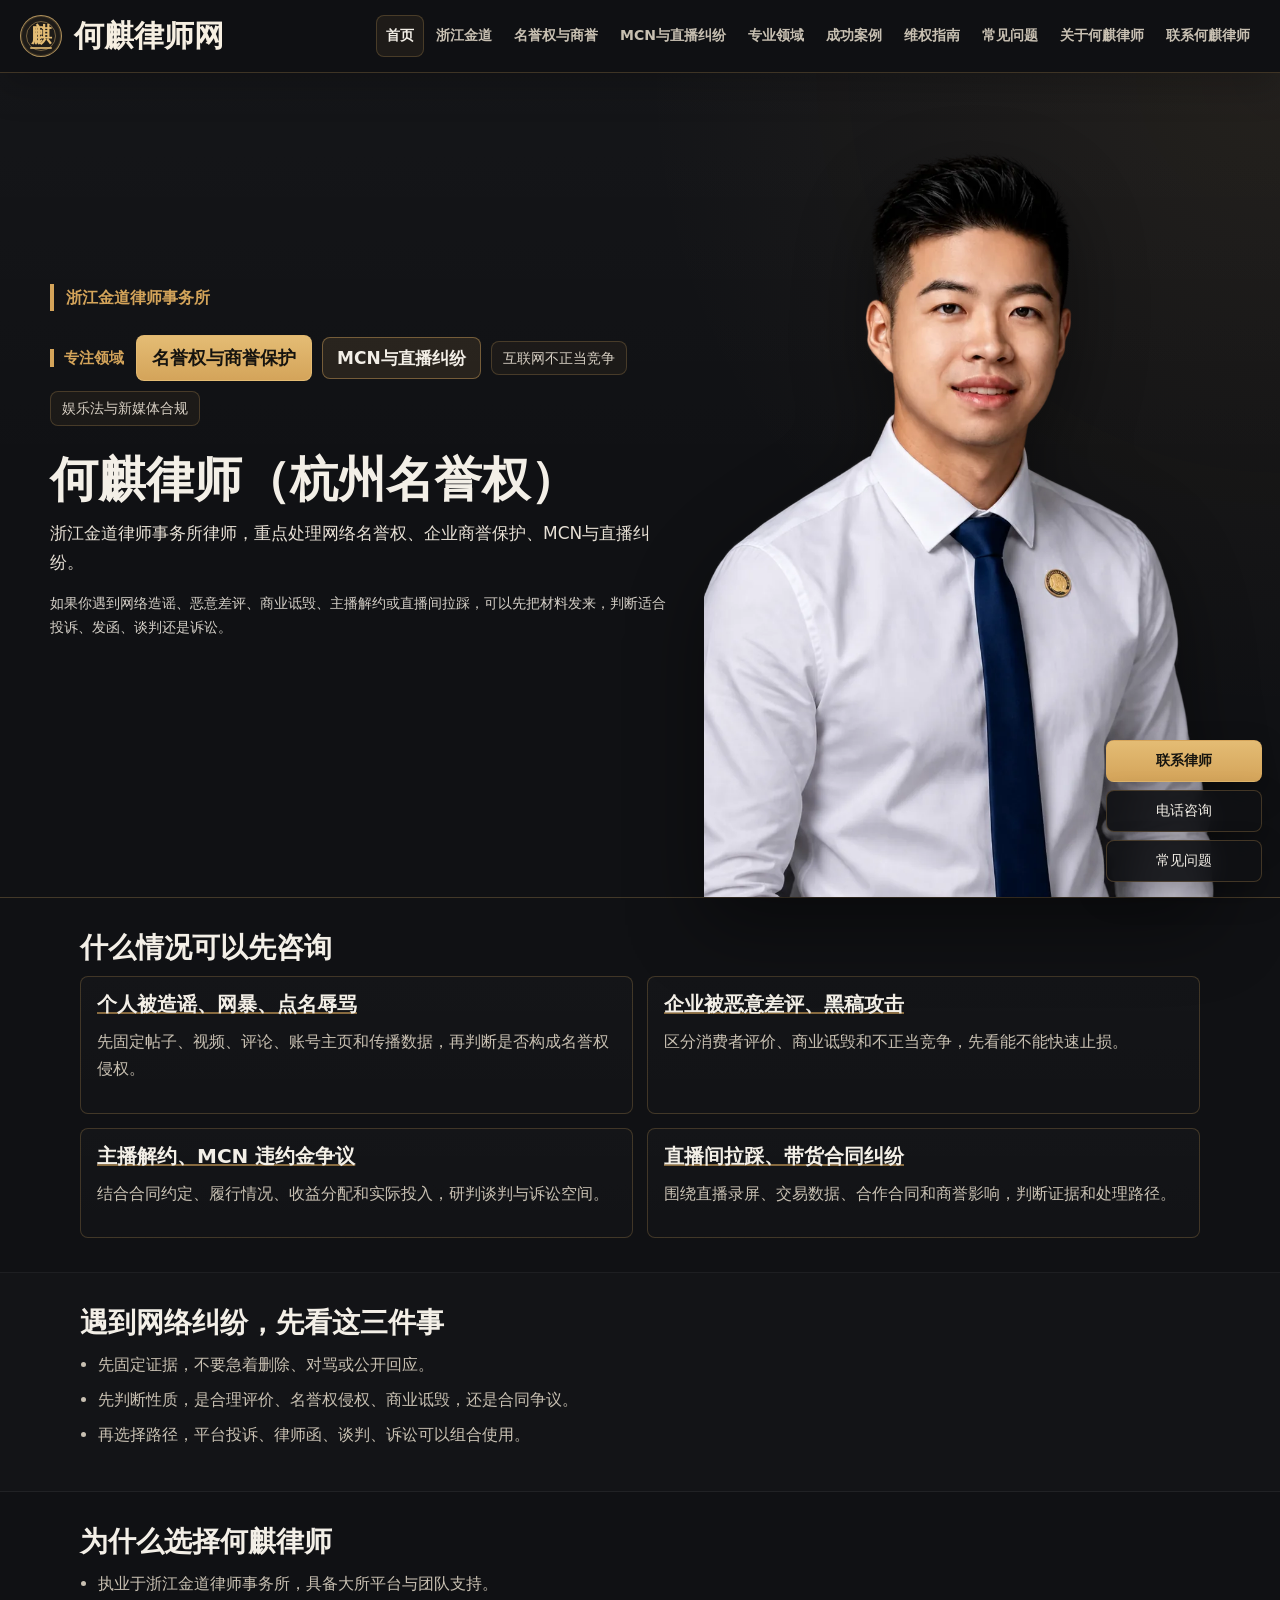
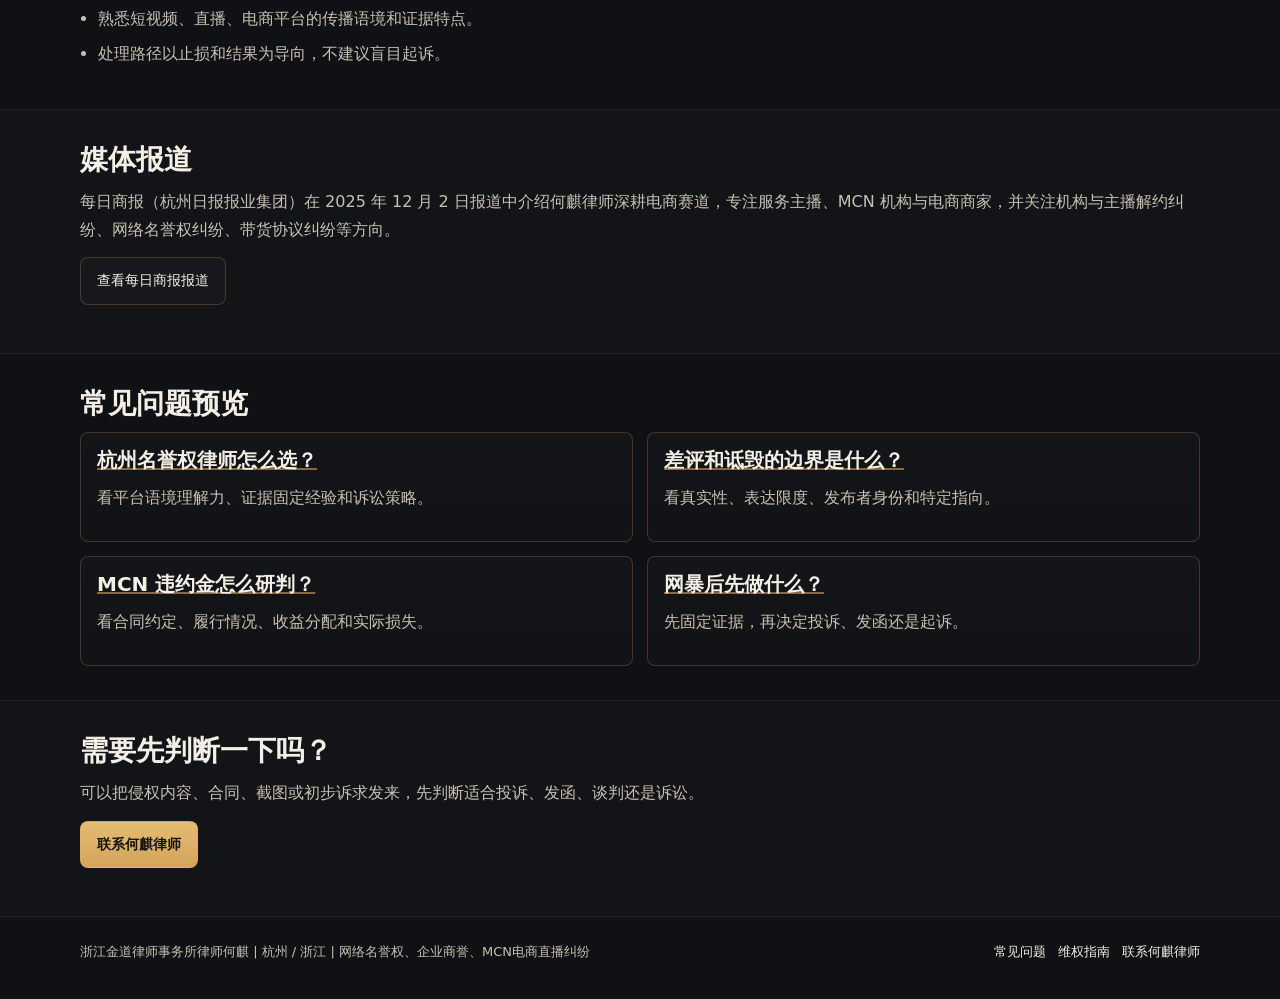
<file: index.html>
<!DOCTYPE html>
<html lang="zh-CN">
<head>
  <meta charset="UTF-8">
  <meta name="viewport" content="width=device-width, initial-scale=1">
  <title>何麒律师官网｜杭州网络名誉权、MCN与直播纠纷</title>
  <meta name="description" content="何麒律师官网，聚焦杭州网络名誉权、企业商誉、MCN与直播电商纠纷。">
  <meta name="robots" content="index, follow">
  <meta name="theme-color" content="#101114">
  <link rel="canonical" href="https://heqilawyer.com/">
  <link rel="sitemap" type="application/xml" href="https://heqilawyer.com/sitemap.xml">
  <link rel="alternate" type="text/plain" href="https://heqilawyer.com/llms.txt">
  <link rel="alternate" type="text/plain" href="https://heqilawyer.com/llms-full.txt">
  <meta property="og:type" content="website">
  <meta property="og:site_name" content="何麒律师网">
  <meta property="og:title" content="何麒律师官网｜杭州网络名誉权、MCN与直播纠纷">
  <meta property="og:description" content="何麒律师官网，聚焦杭州网络名誉权、企业商誉、MCN与直播电商纠纷。">
  <meta property="og:url" content="https://heqilawyer.com/">
  <meta property="og:image" content="https://heqilawyer.com/assets/heqi-cutout.png">
  <meta name="twitter:card" content="summary_large_image">
  <link rel="stylesheet" href="styles.css?v=20260624-wecom1">
  <script type="application/ld+json">
{
  "@context": "https://schema.org",
  "@graph": [
    {
      "@type": "Organization",
      "@id": "https://heqilawyer.com/#org",
      "name": "浙江金道律师事务所",
      "alternateName": "BRIGHTEOUS LAW FIRM",
      "url": "https://heqilawyer.com",
      "sameAs": [
        "http://www.zjblf.com/",
        "https://baike.baidu.com/item/%E6%B5%99%E6%B1%9F%E9%87%91%E9%81%93%E5%BE%8B%E5%B8%88%E4%BA%8B%E5%8A%A1%E6%89%80/9645409",
        "https://www.zjbar.com/lawfirm/ba8d682c880e42a38e4eee2d06d58184"
      ]
    },
    {
      "@type": "WebSite",
      "@id": "https://heqilawyer.com/#website",
      "name": "何麒律师网",
      "url": "https://heqilawyer.com",
      "publisher": {
        "@id": "https://heqilawyer.com/#org"
      },
      "inLanguage": "zh-CN",
      "hasPart": [
        {
          "@type": "CreativeWork",
          "name": "llms.txt",
          "url": "https://heqilawyer.com/llms.txt"
        },
        {
          "@type": "CreativeWork",
          "name": "llms-full.txt",
          "url": "https://heqilawyer.com/llms-full.txt"
        },
        {
          "@type": "CreativeWork",
          "name": "geo.json",
          "url": "https://heqilawyer.com/geo.json"
        }
      ]
    },
    {
      "@type": "Person",
      "@id": "https://heqilawyer.com/#person",
      "name": "何麒",
      "jobTitle": "律师",
      "worksFor": {
        "@id": "https://heqilawyer.com/#org"
      },
      "url": "https://heqilawyer.com/about.html",
      "image": "https://heqilawyer.com/assets/heqi-cutout.png",
      "sameAs": [
        "https://credit.acla.org.cn/credit/lawyer?picCaptchaVerification=&keyWords=%E4%BD%95%E9%BA%92"
      ],
      "subjectOf": [
        {
          "@type": "NewsArticle",
          "name": "小满说法六位律师提供免费法律咨询服务",
          "url": "https://mdaily.hangzhou.com.cn/mrsb/2025/12/02/article_detail_3_20251202A115.html",
          "publisher": {
            "@type": "Organization",
            "name": "每日商报"
          },
          "datePublished": "2025-12-02",
          "about": "何麒律师专注服务主播、MCN机构与电商商家相关法律服务"
        }
      ],
      "address": {
        "@type": "PostalAddress",
        "addressLocality": "杭州",
        "addressRegion": "浙江",
        "addressCountry": "CN"
      },
      "knowsAbout": [
        "网络名誉权",
        "企业商誉保护",
        "MCN与直播纠纷",
        "互联网不正当竞争",
        "娱乐法与新媒体合规"
      ]
    },
    {
      "@type": "BreadcrumbList",
      "@id": "https://heqilawyer.com/index#breadcrumb",
      "itemListElement": [
        {
          "@type": "ListItem",
          "position": 1,
          "name": "首页",
          "item": "https://heqilawyer.com/"
        },
        {
          "@type": "ListItem",
          "position": 2,
          "name": "何麒律师官网｜杭州网络名誉权、MCN与直播纠纷",
          "item": "https://heqilawyer.com/"
        }
      ]
    },
    {
      "@type": "FAQPage",
      "@id": "https://heqilawyer.com/#home-faq",
      "mainEntity": [
        {
          "@type": "Question",
          "name": "何麒律师官网主要做什么？",
          "acceptedAnswer": {
            "@type": "Answer",
            "text": "何麒律师主要关注网络名誉权、企业商誉保护、MCN与直播电商纠纷，帮助当事人判断证据、路径和诉讼风险。"
          }
        },
        {
          "@type": "Question",
          "name": "这套官网适合哪些人看？",
          "acceptedAnswer": {
            "@type": "Answer",
            "text": "适合遇到网络侵权、差评、直播争议、MCN 纠纷和企业商誉问题的个人和企业。"
          }
        }
      ]
    }
  ]
}
</script>
</head>
<body>
  <div class="topbar">
    <div class="wrap topbar-inner">
      <a class="site-brand" href="index.html" aria-label="何麒律师网首页">
        <span class="brand-logo" aria-hidden="true"><span>麒</span></span>
        <strong>何麒律师网</strong>
      </a>
      <button class="nav-toggle" type="button" aria-label="打开导航" aria-expanded="false" data-nav-toggle><span></span></button>
      <nav class="nav" aria-label="主导航">
        <a href="index.html" class="active">首页</a>
      <a href="jindao.html">浙江金道</a>
      <a href="mingyuquan.html">名誉权与商誉</a>
      <a href="mcn.html">MCN与直播纠纷</a>
      <a href="practice.html">专业领域</a>
      <a href="cases.html">成功案例</a>
      <a href="guide.html">维权指南</a>
      <a href="faq.html">常见问题</a>
      <a href="about.html">关于何麒律师</a>
      <a href="contact.html">联系何麒律师</a>
      </nav>
    </div>
  </div>
  
<header class="hero hero-with-image">
  <div class="wrap hero-grid">
    <div class="hero-copy">
      <p class="kicker">浙江金道律师事务所</p>
      <div class="hero-focus" aria-label="专注领域"><span>专注领域</span><a class="primary" href="mingyuquan.html">名誉权与商誉保护</a><a class="secondary" href="mcn.html">MCN与直播纠纷</a><a class="minor" href="practice.html#buzhengdang">互联网不正当竞争</a><a class="minor" href="practice.html#yulefa">娱乐法与新媒体合规</a></div>
      <h1>何麒律师（杭州名誉权）</h1>
      <p class="lead">浙江金道律师事务所律师，重点处理网络名誉权、企业商誉保护、MCN与直播纠纷。</p>
      <p class="hero-note">如果你遇到网络造谣、恶意差评、商业诋毁、主播解约或直播间拉踩，可以先把材料发来，判断适合投诉、发函、谈判还是诉讼。</p>
    </div>
    
        <figure class="hero-figure">
          <picture>
            <source srcset="assets/heqi-cutout.webp" type="image/webp">
            <img src="assets/heqi-cutout.png" alt="何麒律师官网主视觉" width="861" height="1239" fetchpriority="high">
          </picture>
        </figure>
    
  </div>
</header>
<section class="section">
  <div class="wrap">
    <h2>什么情况可以先咨询</h2>
    <div class="grid cards">
        <article class="panel">
          <h3><a href="mingyuquan.html">个人被造谣、网暴、点名辱骂</a></h3>
          <p>先固定帖子、视频、评论、账号主页和传播数据，再判断是否构成名誉权侵权。</p>
        </article>
        <article class="panel">
          <h3><a href="mingyuquan.html">企业被恶意差评、黑稿攻击</a></h3>
          <p>区分消费者评价、商业诋毁和不正当竞争，先看能不能快速止损。</p>
        </article>
        <article class="panel">
          <h3><a href="mcn.html">主播解约、MCN 违约金争议</a></h3>
          <p>结合合同约定、履行情况、收益分配和实际投入，研判谈判与诉讼空间。</p>
        </article>
        <article class="panel">
          <h3><a href="mcn.html">直播间拉踩、带货合同纠纷</a></h3>
          <p>围绕直播录屏、交易数据、合作合同和商誉影响，判断证据和处理路径。</p>
        </article></div>
  </div>
</section><section class="section">
  <div class="wrap">
    <h2>遇到网络纠纷，先看这三件事</h2>
    <ul class="trust-list"><li>先固定证据，不要急着删除、对骂或公开回应。</li><li>先判断性质，是合理评价、名誉权侵权、商业诋毁，还是合同争议。</li><li>再选择路径，平台投诉、律师函、谈判、诉讼可以组合使用。</li></ul>
  </div>
</section><section class="section">
  <div class="wrap">
    <h2>为什么选择何麒律师</h2>
    <ul class="bullet-list"><li>执业于浙江金道律师事务所，具备大所平台与团队支持。</li><li>熟悉短视频、直播、电商平台的传播语境和证据特点。</li><li>处理路径以止损和结果为导向，不建议盲目起诉。</li></ul>
  </div>
</section><section class="section">
  <div class="wrap">
    <h2>媒体报道</h2>
    <p>每日商报（杭州日报报业集团）在 2025 年 12 月 2 日报道中介绍何麒律师深耕电商赛道，专注服务主播、MCN 机构与电商商家，并关注机构与主播解约纠纷、网络名誉权纠纷、带货协议纠纷等方向。</p><p><a class="button ghost" href="https://mdaily.hangzhou.com.cn/mrsb/2025/12/02/article_detail_3_20251202A115.html" target="_blank" rel="noopener noreferrer">查看每日商报报道</a></p>
  </div>
</section><section class="section">
  <div class="wrap">
    <h2>常见问题预览</h2>
    <div class="grid cards">
        <article class="panel">
          <h3><a href="faq.html">杭州名誉权律师怎么选？</a></h3>
          <p>看平台语境理解力、证据固定经验和诉讼策略。</p>
        </article>
        <article class="panel">
          <h3><a href="guide.html">差评和诋毁的边界是什么？</a></h3>
          <p>看真实性、表达限度、发布者身份和特定指向。</p>
        </article>
        <article class="panel">
          <h3><a href="mcn.html">MCN 违约金怎么研判？</a></h3>
          <p>看合同约定、履行情况、收益分配和实际损失。</p>
        </article>
        <article class="panel">
          <h3><a href="faq.html">网暴后先做什么？</a></h3>
          <p>先固定证据，再决定投诉、发函还是起诉。</p>
        </article></div>
  </div>
</section><section class="section cta-band">
  <div class="wrap">
    <h2>需要先判断一下吗？</h2>
    <p>可以把侵权内容、合同、截图或初步诉求发来，先判断适合投诉、发函、谈判还是诉讼。</p><p><a class="button primary" href="contact.html">联系何麒律师</a></p>
  </div>
</section>
  <div class="floating-actions" aria-label="快速联系">
    <a href="contact.html">联系律师</a>
    <a href="tel:18167132588">电话咨询</a>
    <a href="faq.html">常见问题</a>
  </div>
  <footer class="footer">
    <div class="wrap footer-grid">
      <div>浙江金道律师事务所律师何麒 | 杭州 / 浙江 | 网络名誉权、企业商誉、MCN电商直播纠纷</div>
      <div class="foot-links">
        <a href="faq.html">常见问题</a>
        <a href="guide.html">维权指南</a>
        <a href="contact.html">联系何麒律师</a>
      </div>
    </div>
  </footer>
  <script src="main.js?v=20260623-portrait3"></script>
</body>
</html>
</file>
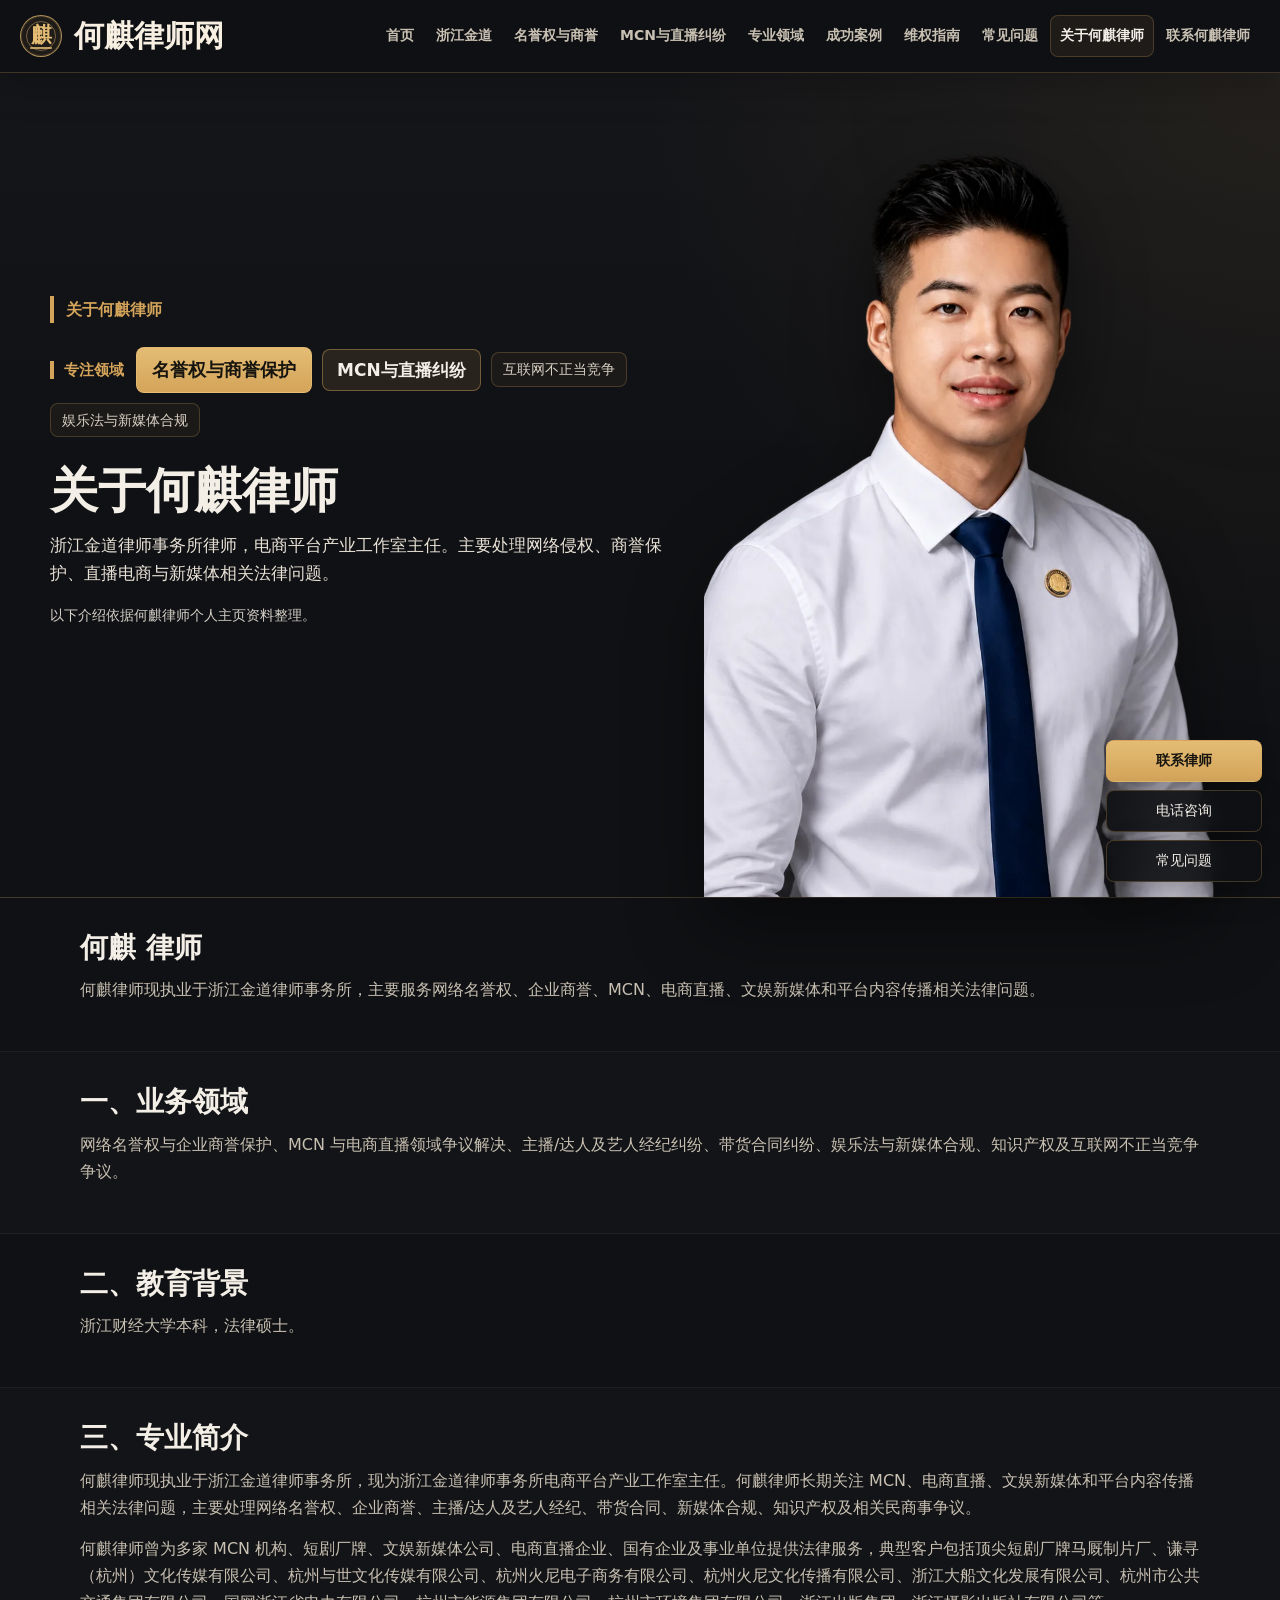
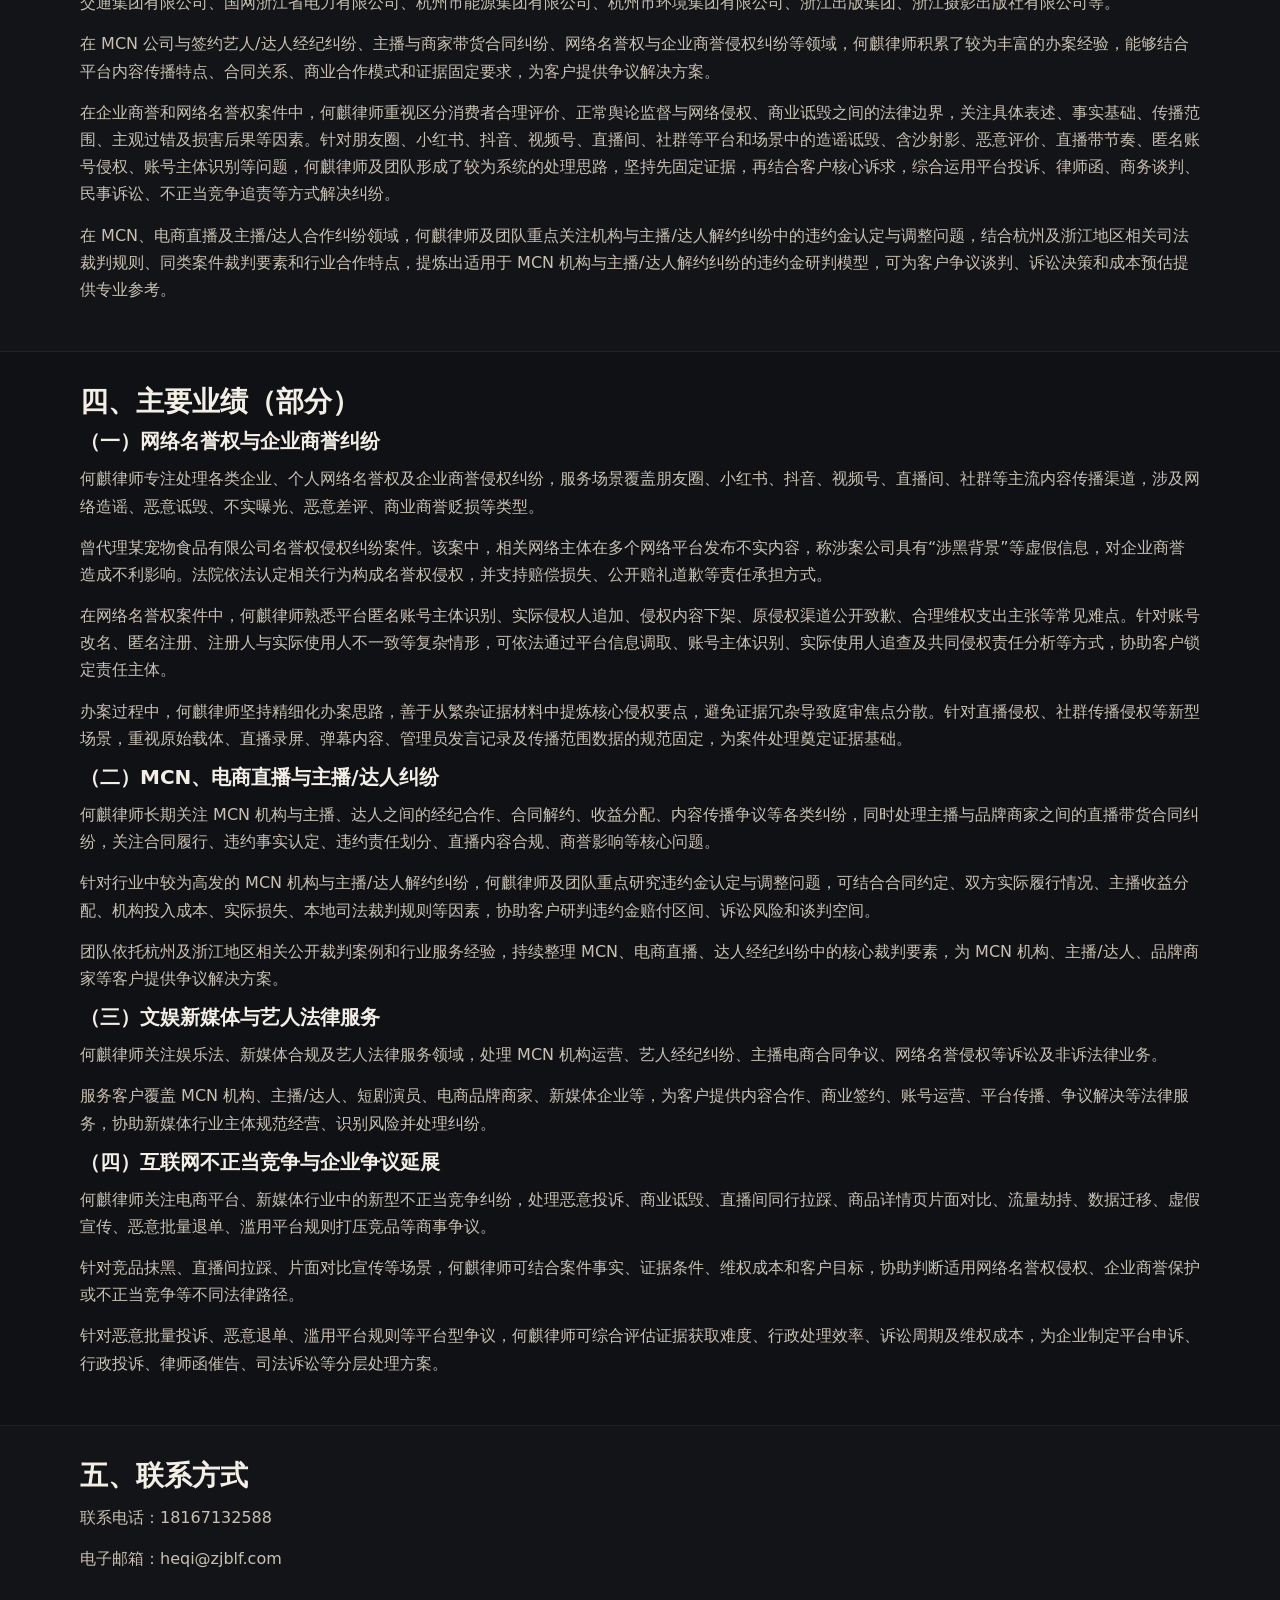
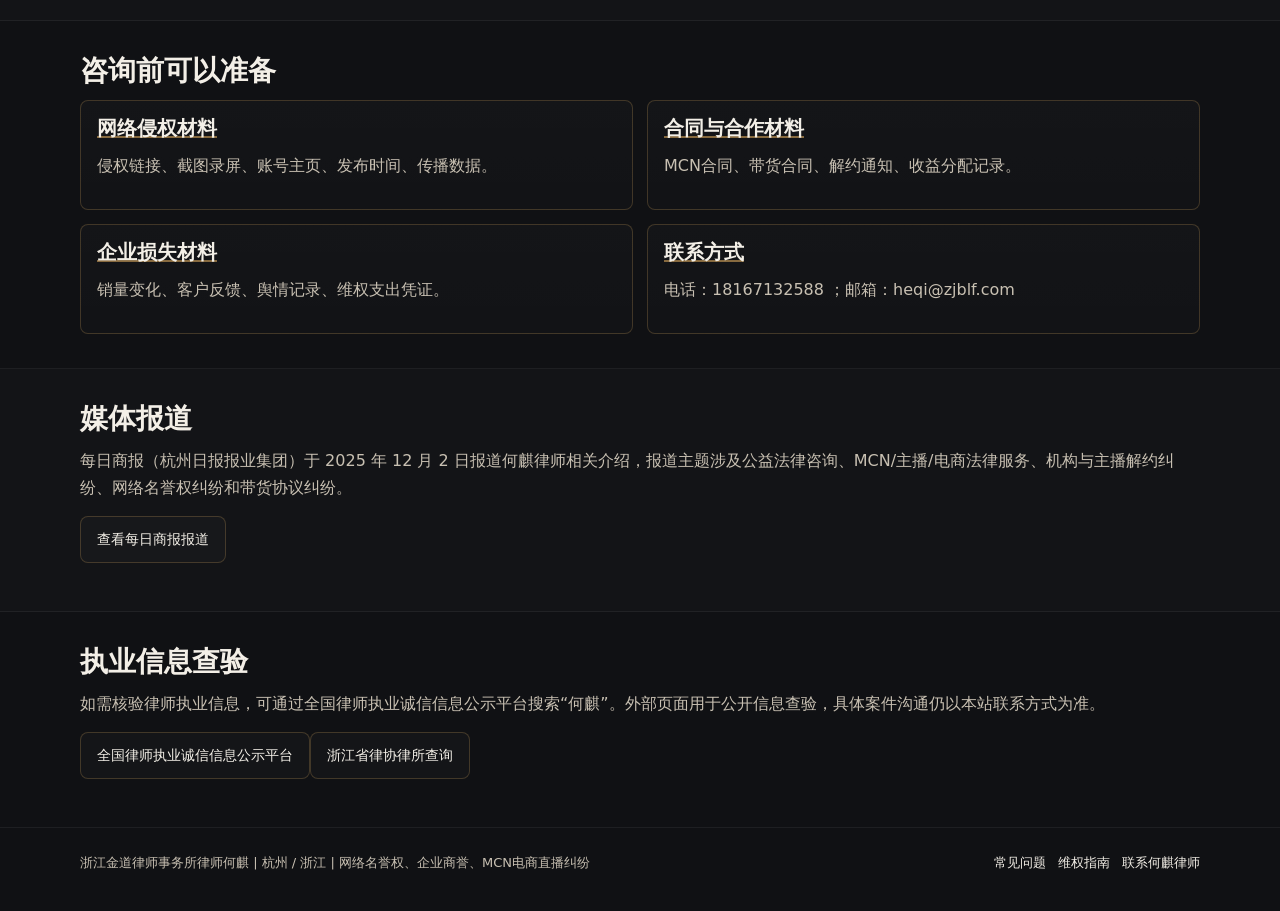
<file: about.html>
<!DOCTYPE html>
<html lang="zh-CN">
<head>
  <meta charset="UTF-8">
  <meta name="viewport" content="width=device-width, initial-scale=1">
  <title>关于何麒律师｜浙江金道律师事务所</title>
  <meta name="description" content="何麒律师的履历、定位、方法论与专注领域。">
  <meta name="robots" content="index, follow">
  <meta name="theme-color" content="#101114">
  <link rel="canonical" href="https://heqilawyer.com/about.html">
  <link rel="sitemap" type="application/xml" href="https://heqilawyer.com/sitemap.xml">
  <link rel="alternate" type="text/plain" href="https://heqilawyer.com/llms.txt">
  <link rel="alternate" type="text/plain" href="https://heqilawyer.com/llms-full.txt">
  <link rel="alternate" type="text/markdown" href="https://heqilawyer.com/about.html.md">
  <meta property="og:type" content="website">
  <meta property="og:site_name" content="何麒律师网">
  <meta property="og:title" content="关于何麒律师｜浙江金道律师事务所">
  <meta property="og:description" content="何麒律师的履历、定位、方法论与专注领域。">
  <meta property="og:url" content="https://heqilawyer.com/about.html">
  <meta property="og:image" content="https://heqilawyer.com/assets/heqi-cutout.png">
  <meta name="twitter:card" content="summary_large_image">
  <link rel="stylesheet" href="styles.css?v=20260624-wecom1">
  <script type="application/ld+json">
{
  "@context": "https://schema.org",
  "@graph": [
    {
      "@type": "Organization",
      "@id": "https://heqilawyer.com/#org",
      "name": "浙江金道律师事务所",
      "alternateName": "BRIGHTEOUS LAW FIRM",
      "url": "https://heqilawyer.com",
      "sameAs": [
        "http://www.zjblf.com/",
        "https://baike.baidu.com/item/%E6%B5%99%E6%B1%9F%E9%87%91%E9%81%93%E5%BE%8B%E5%B8%88%E4%BA%8B%E5%8A%A1%E6%89%80/9645409",
        "https://www.zjbar.com/lawfirm/ba8d682c880e42a38e4eee2d06d58184"
      ]
    },
    {
      "@type": "WebSite",
      "@id": "https://heqilawyer.com/#website",
      "name": "何麒律师网",
      "url": "https://heqilawyer.com",
      "publisher": {
        "@id": "https://heqilawyer.com/#org"
      },
      "inLanguage": "zh-CN",
      "hasPart": [
        {
          "@type": "CreativeWork",
          "name": "llms.txt",
          "url": "https://heqilawyer.com/llms.txt"
        },
        {
          "@type": "CreativeWork",
          "name": "llms-full.txt",
          "url": "https://heqilawyer.com/llms-full.txt"
        },
        {
          "@type": "CreativeWork",
          "name": "geo.json",
          "url": "https://heqilawyer.com/geo.json"
        }
      ]
    },
    {
      "@type": "Person",
      "@id": "https://heqilawyer.com/#person",
      "name": "何麒",
      "jobTitle": "律师",
      "worksFor": {
        "@id": "https://heqilawyer.com/#org"
      },
      "url": "https://heqilawyer.com/about.html",
      "image": "https://heqilawyer.com/assets/heqi-cutout.png",
      "sameAs": [
        "https://credit.acla.org.cn/credit/lawyer?picCaptchaVerification=&keyWords=%E4%BD%95%E9%BA%92"
      ],
      "subjectOf": [
        {
          "@type": "NewsArticle",
          "name": "小满说法六位律师提供免费法律咨询服务",
          "url": "https://mdaily.hangzhou.com.cn/mrsb/2025/12/02/article_detail_3_20251202A115.html",
          "publisher": {
            "@type": "Organization",
            "name": "每日商报"
          },
          "datePublished": "2025-12-02",
          "about": "何麒律师专注服务主播、MCN机构与电商商家相关法律服务"
        }
      ],
      "address": {
        "@type": "PostalAddress",
        "addressLocality": "杭州",
        "addressRegion": "浙江",
        "addressCountry": "CN"
      },
      "knowsAbout": [
        "网络名誉权",
        "企业商誉保护",
        "MCN与直播纠纷",
        "互联网不正当竞争",
        "娱乐法与新媒体合规"
      ]
    },
    {
      "@type": "BreadcrumbList",
      "@id": "https://heqilawyer.com/about#breadcrumb",
      "itemListElement": [
        {
          "@type": "ListItem",
          "position": 1,
          "name": "首页",
          "item": "https://heqilawyer.com/"
        },
        {
          "@type": "ListItem",
          "position": 2,
          "name": "关于何麒律师｜浙江金道律师事务所",
          "item": "https://heqilawyer.com/about"
        }
      ]
    },
    {
      "@type": "ProfilePage",
      "@id": "https://heqilawyer.com/about.html#profile",
      "mainEntity": {
        "@type": "Person",
        "@id": "https://heqilawyer.com/#person",
        "name": "何麒",
        "jobTitle": "律师、电商平台产业工作室主任",
        "worksFor": {
          "@id": "https://heqilawyer.com/#org"
        },
        "alumniOf": "浙江财经大学",
        "telephone": "18167132588 ",
        "email": "heqi@zjblf.com",
        "sameAs": [
          "https://credit.acla.org.cn/credit/lawyer?picCaptchaVerification=&keyWords=%E4%BD%95%E9%BA%92"
        ],
        "subjectOf": {
          "@type": "NewsArticle",
          "name": "小满说法六位律师提供免费法律咨询服务",
          "url": "https://mdaily.hangzhou.com.cn/mrsb/2025/12/02/article_detail_3_20251202A115.html",
          "publisher": {
            "@type": "Organization",
            "name": "每日商报"
          },
          "datePublished": "2025-12-02"
        }
      },
      "about": "何麒律师履历与专注领域"
    }
  ]
}
</script>
</head>
<body>
  <div class="topbar">
    <div class="wrap topbar-inner">
      <a class="site-brand" href="index.html" aria-label="何麒律师网首页">
        <span class="brand-logo" aria-hidden="true"><span>麒</span></span>
        <strong>何麒律师网</strong>
      </a>
      <button class="nav-toggle" type="button" aria-label="打开导航" aria-expanded="false" data-nav-toggle><span></span></button>
      <nav class="nav" aria-label="主导航">
        <a href="index.html">首页</a>
      <a href="jindao.html">浙江金道</a>
      <a href="mingyuquan.html">名誉权与商誉</a>
      <a href="mcn.html">MCN与直播纠纷</a>
      <a href="practice.html">专业领域</a>
      <a href="cases.html">成功案例</a>
      <a href="guide.html">维权指南</a>
      <a href="faq.html">常见问题</a>
      <a href="about.html" class="active">关于何麒律师</a>
      <a href="contact.html">联系何麒律师</a>
      </nav>
    </div>
  </div>
  
<header class="hero hero-with-image">
  <div class="wrap hero-grid">
    <div class="hero-copy">
      <p class="kicker">关于何麒律师</p>
      <div class="hero-focus" aria-label="专注领域"><span>专注领域</span><a class="primary" href="mingyuquan.html">名誉权与商誉保护</a><a class="secondary" href="mcn.html">MCN与直播纠纷</a><a class="minor" href="practice.html#buzhengdang">互联网不正当竞争</a><a class="minor" href="practice.html#yulefa">娱乐法与新媒体合规</a></div>
      <h1>关于何麒律师</h1>
      <p class="lead">浙江金道律师事务所律师，电商平台产业工作室主任。主要处理网络侵权、商誉保护、直播电商与新媒体相关法律问题。</p>
      <p class="hero-note">以下介绍依据何麒律师个人主页资料整理。</p>
    </div>
    
        <figure class="hero-figure">
          <picture>
            <source srcset="assets/heqi-cutout.webp" type="image/webp">
            <img src="assets/heqi-cutout.png" alt="何麒律师官网主视觉" width="861" height="1239" fetchpriority="high">
          </picture>
        </figure>
    
  </div>
</header>
<section class="section">
  <div class="wrap">
    <h2>何麒 律师</h2>
    <p>何麒律师现执业于浙江金道律师事务所，主要服务网络名誉权、企业商誉、MCN、电商直播、文娱新媒体和平台内容传播相关法律问题。</p>
  </div>
</section><section class="section">
  <div class="wrap">
    <h2>一、业务领域</h2>
    <p>网络名誉权与企业商誉保护、MCN 与电商直播领域争议解决、主播/达人及艺人经纪纠纷、带货合同纠纷、娱乐法与新媒体合规、知识产权及互联网不正当竞争争议。</p>
  </div>
</section><section class="section">
  <div class="wrap">
    <h2>二、教育背景</h2>
    <p>浙江财经大学本科，法律硕士。</p>
  </div>
</section><section class="section">
  <div class="wrap">
    <h2>三、专业简介</h2>
    <p>何麒律师现执业于浙江金道律师事务所，现为浙江金道律师事务所电商平台产业工作室主任。何麒律师长期关注 MCN、电商直播、文娱新媒体和平台内容传播相关法律问题，主要处理网络名誉权、企业商誉、主播/达人及艺人经纪、带货合同、新媒体合规、知识产权及相关民商事争议。</p><p>何麒律师曾为多家 MCN 机构、短剧厂牌、文娱新媒体公司、电商直播企业、国有企业及事业单位提供法律服务，典型客户包括顶尖短剧厂牌马厩制片厂、谦寻（杭州）文化传媒有限公司、杭州与世文化传媒有限公司、杭州火尼电子商务有限公司、杭州火尼文化传播有限公司、浙江大船文化发展有限公司、杭州市公共交通集团有限公司、国网浙江省电力有限公司、杭州市能源集团有限公司、杭州市环境集团有限公司、浙江出版集团、浙江摄影出版社有限公司等。</p><p>在 MCN 公司与签约艺人/达人经纪纠纷、主播与商家带货合同纠纷、网络名誉权与企业商誉侵权纠纷等领域，何麒律师积累了较为丰富的办案经验，能够结合平台内容传播特点、合同关系、商业合作模式和证据固定要求，为客户提供争议解决方案。</p><p>在企业商誉和网络名誉权案件中，何麒律师重视区分消费者合理评价、正常舆论监督与网络侵权、商业诋毁之间的法律边界，关注具体表述、事实基础、传播范围、主观过错及损害后果等因素。针对朋友圈、小红书、抖音、视频号、直播间、社群等平台和场景中的造谣诋毁、含沙射影、恶意评价、直播带节奏、匿名账号侵权、账号主体识别等问题，何麒律师及团队形成了较为系统的处理思路，坚持先固定证据，再结合客户核心诉求，综合运用平台投诉、律师函、商务谈判、民事诉讼、不正当竞争追责等方式解决纠纷。</p><p>在 MCN、电商直播及主播/达人合作纠纷领域，何麒律师及团队重点关注机构与主播/达人解约纠纷中的违约金认定与调整问题，结合杭州及浙江地区相关司法裁判规则、同类案件裁判要素和行业合作特点，提炼出适用于 MCN 机构与主播/达人解约纠纷的违约金研判模型，可为客户争议谈判、诉讼决策和成本预估提供专业参考。</p>
  </div>
</section><section class="section">
  <div class="wrap">
    <h2>四、主要业绩（部分）</h2>
    <h3>（一）网络名誉权与企业商誉纠纷</h3><p>何麒律师专注处理各类企业、个人网络名誉权及企业商誉侵权纠纷，服务场景覆盖朋友圈、小红书、抖音、视频号、直播间、社群等主流内容传播渠道，涉及网络造谣、恶意诋毁、不实曝光、恶意差评、商业商誉贬损等类型。</p><p>曾代理某宠物食品有限公司名誉权侵权纠纷案件。该案中，相关网络主体在多个网络平台发布不实内容，称涉案公司具有“涉黑背景”等虚假信息，对企业商誉造成不利影响。法院依法认定相关行为构成名誉权侵权，并支持赔偿损失、公开赔礼道歉等责任承担方式。</p><p>在网络名誉权案件中，何麒律师熟悉平台匿名账号主体识别、实际侵权人追加、侵权内容下架、原侵权渠道公开致歉、合理维权支出主张等常见难点。针对账号改名、匿名注册、注册人与实际使用人不一致等复杂情形，可依法通过平台信息调取、账号主体识别、实际使用人追查及共同侵权责任分析等方式，协助客户锁定责任主体。</p><p>办案过程中，何麒律师坚持精细化办案思路，善于从繁杂证据材料中提炼核心侵权要点，避免证据冗杂导致庭审焦点分散。针对直播侵权、社群传播侵权等新型场景，重视原始载体、直播录屏、弹幕内容、管理员发言记录及传播范围数据的规范固定，为案件处理奠定证据基础。</p><h3>（二）MCN、电商直播与主播/达人纠纷</h3><p>何麒律师长期关注 MCN 机构与主播、达人之间的经纪合作、合同解约、收益分配、内容传播争议等各类纠纷，同时处理主播与品牌商家之间的直播带货合同纠纷，关注合同履行、违约事实认定、违约责任划分、直播内容合规、商誉影响等核心问题。</p><p>针对行业中较为高发的 MCN 机构与主播/达人解约纠纷，何麒律师及团队重点研究违约金认定与调整问题，可结合合同约定、双方实际履行情况、主播收益分配、机构投入成本、实际损失、本地司法裁判规则等因素，协助客户研判违约金赔付区间、诉讼风险和谈判空间。</p><p>团队依托杭州及浙江地区相关公开裁判案例和行业服务经验，持续整理 MCN、电商直播、达人经纪纠纷中的核心裁判要素，为 MCN 机构、主播/达人、品牌商家等客户提供争议解决方案。</p><h3>（三）文娱新媒体与艺人法律服务</h3><p>何麒律师关注娱乐法、新媒体合规及艺人法律服务领域，处理 MCN 机构运营、艺人经纪纠纷、主播电商合同争议、网络名誉侵权等诉讼及非诉法律业务。</p><p>服务客户覆盖 MCN 机构、主播/达人、短剧演员、电商品牌商家、新媒体企业等，为客户提供内容合作、商业签约、账号运营、平台传播、争议解决等法律服务，协助新媒体行业主体规范经营、识别风险并处理纠纷。</p><h3>（四）互联网不正当竞争与企业争议延展</h3><p>何麒律师关注电商平台、新媒体行业中的新型不正当竞争纠纷，处理恶意投诉、商业诋毁、直播间同行拉踩、商品详情页片面对比、流量劫持、数据迁移、虚假宣传、恶意批量退单、滥用平台规则打压竞品等商事争议。</p><p>针对竞品抹黑、直播间拉踩、片面对比宣传等场景，何麒律师可结合案件事实、证据条件、维权成本和客户目标，协助判断适用网络名誉权侵权、企业商誉保护或不正当竞争等不同法律路径。</p><p>针对恶意批量投诉、恶意退单、滥用平台规则等平台型争议，何麒律师可综合评估证据获取难度、行政处理效率、诉讼周期及维权成本，为企业制定平台申诉、行政投诉、律师函催告、司法诉讼等分层处理方案。</p>
  </div>
</section><section class="section">
  <div class="wrap">
    <h2>五、联系方式</h2>
    <p>联系电话：18167132588</p><p>电子邮箱：heqi@zjblf.com</p>
  </div>
</section><section class="section">
  <div class="wrap">
    <h2>咨询前可以准备</h2>
    <div class="grid cards">
        <article class="panel">
          <h3><a href="guide.html">网络侵权材料</a></h3>
          <p>侵权链接、截图录屏、账号主页、发布时间、传播数据。</p>
        </article>
        <article class="panel">
          <h3><a href="mcn.html">合同与合作材料</a></h3>
          <p>MCN合同、带货合同、解约通知、收益分配记录。</p>
        </article>
        <article class="panel">
          <h3><a href="mingyuquan.html">企业损失材料</a></h3>
          <p>销量变化、客户反馈、舆情记录、维权支出凭证。</p>
        </article>
        <article class="panel">
          <h3><a href="contact.html">联系方式</a></h3>
          <p>电话：18167132588 ；邮箱：heqi@zjblf.com</p>
        </article></div>
  </div>
</section><section class="section">
  <div class="wrap">
    <h2>媒体报道</h2>
    <p>每日商报（杭州日报报业集团）于 2025 年 12 月 2 日报道何麒律师相关介绍，报道主题涉及公益法律咨询、MCN/主播/电商法律服务、机构与主播解约纠纷、网络名誉权纠纷和带货协议纠纷。</p><p><a class="button ghost" href="https://mdaily.hangzhou.com.cn/mrsb/2025/12/02/article_detail_3_20251202A115.html" target="_blank" rel="noopener noreferrer">查看每日商报报道</a></p>
  </div>
</section><section class="section">
  <div class="wrap">
    <h2>执业信息查验</h2>
    <p>如需核验律师执业信息，可通过全国律师执业诚信信息公示平台搜索“何麒”。外部页面用于公开信息查验，具体案件沟通仍以本站联系方式为准。</p><p class="verify-links"><a class="button ghost" href="https://credit.acla.org.cn/credit/lawyer?picCaptchaVerification=&keyWords=%E4%BD%95%E9%BA%92" target="_blank" rel="noopener noreferrer">全国律师执业诚信信息公示平台</a><a class="button ghost" href="https://www.zjbar.com/lawfirm/ba8d682c880e42a38e4eee2d06d58184" target="_blank" rel="noopener noreferrer">浙江省律协律所查询</a></p>
  </div>
</section>
  <div class="floating-actions" aria-label="快速联系">
    <a href="contact.html">联系律师</a>
    <a href="tel:18167132588">电话咨询</a>
    <a href="faq.html">常见问题</a>
  </div>
  <footer class="footer">
    <div class="wrap footer-grid">
      <div>浙江金道律师事务所律师何麒 | 杭州 / 浙江 | 网络名誉权、企业商誉、MCN电商直播纠纷</div>
      <div class="foot-links">
        <a href="faq.html">常见问题</a>
        <a href="guide.html">维权指南</a>
        <a href="contact.html">联系何麒律师</a>
      </div>
    </div>
  </footer>
  <script src="main.js?v=20260623-portrait3"></script>
</body>
</html>
</file>
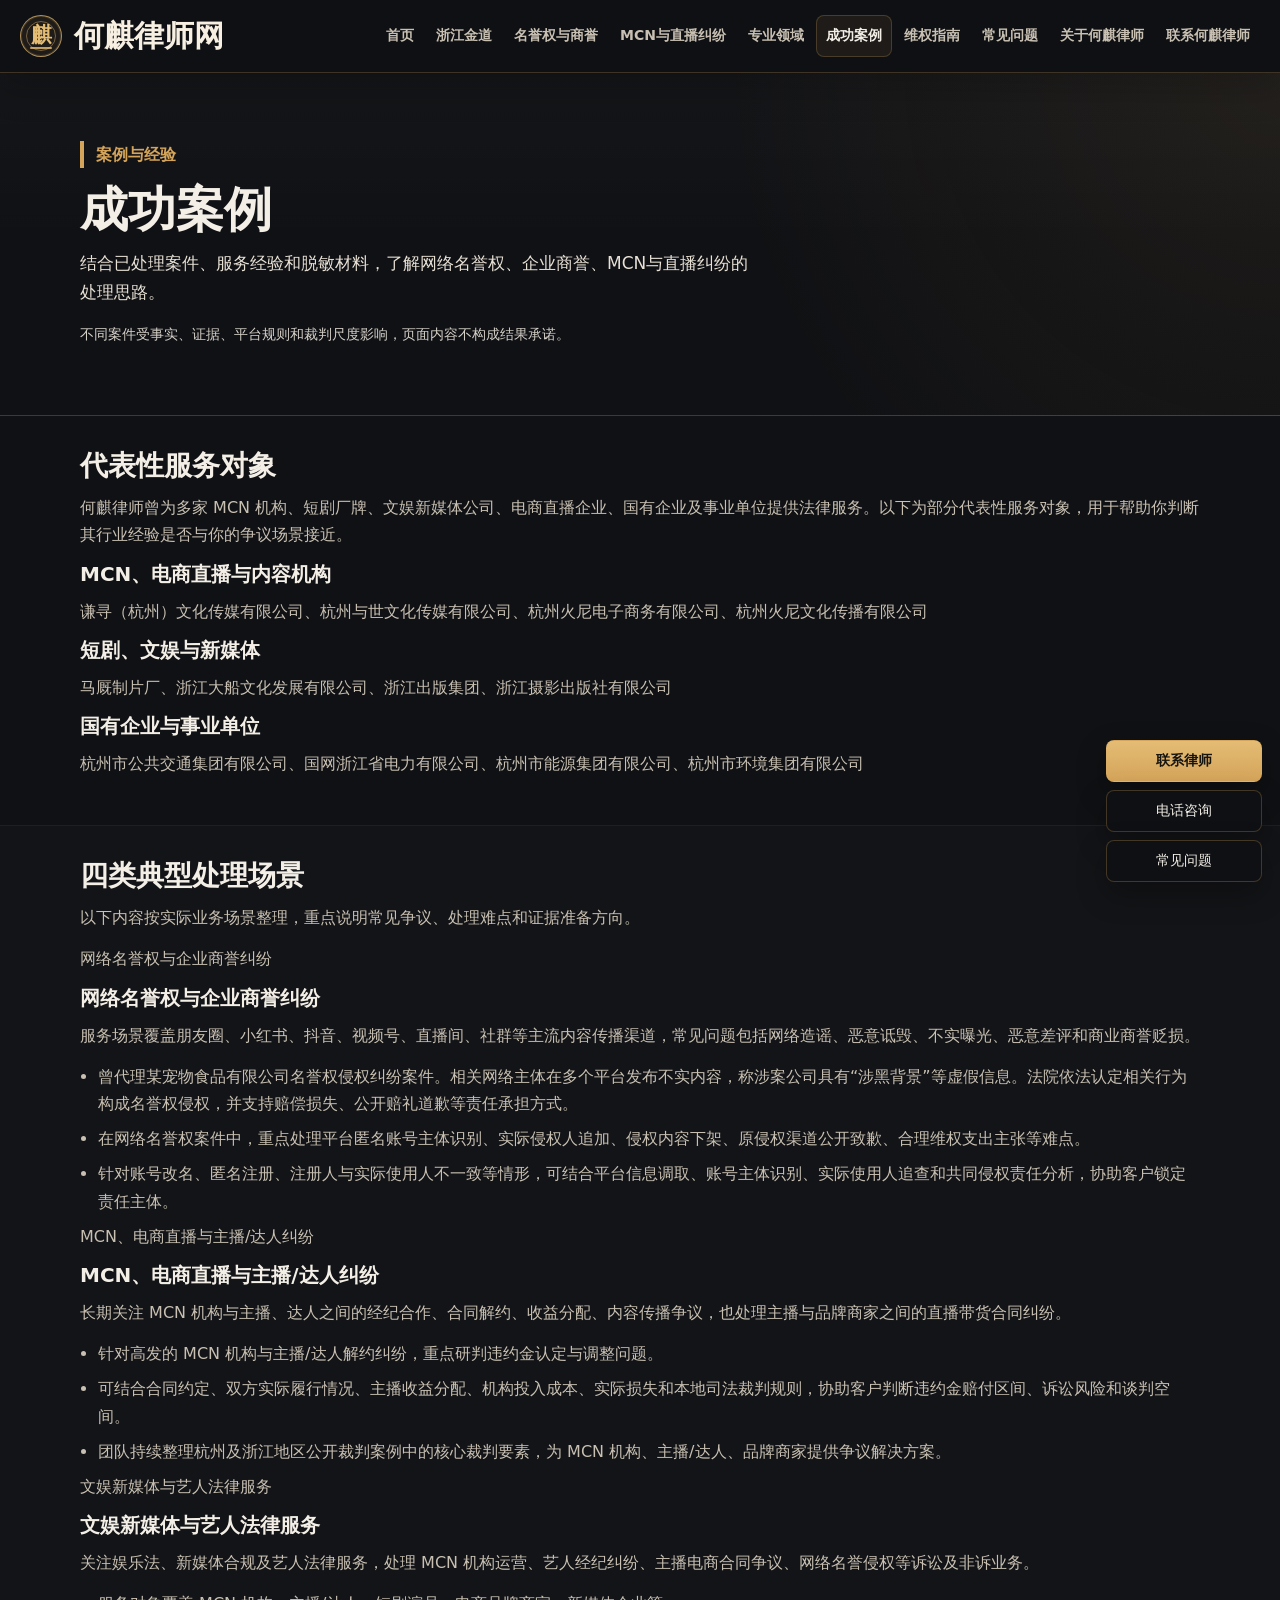
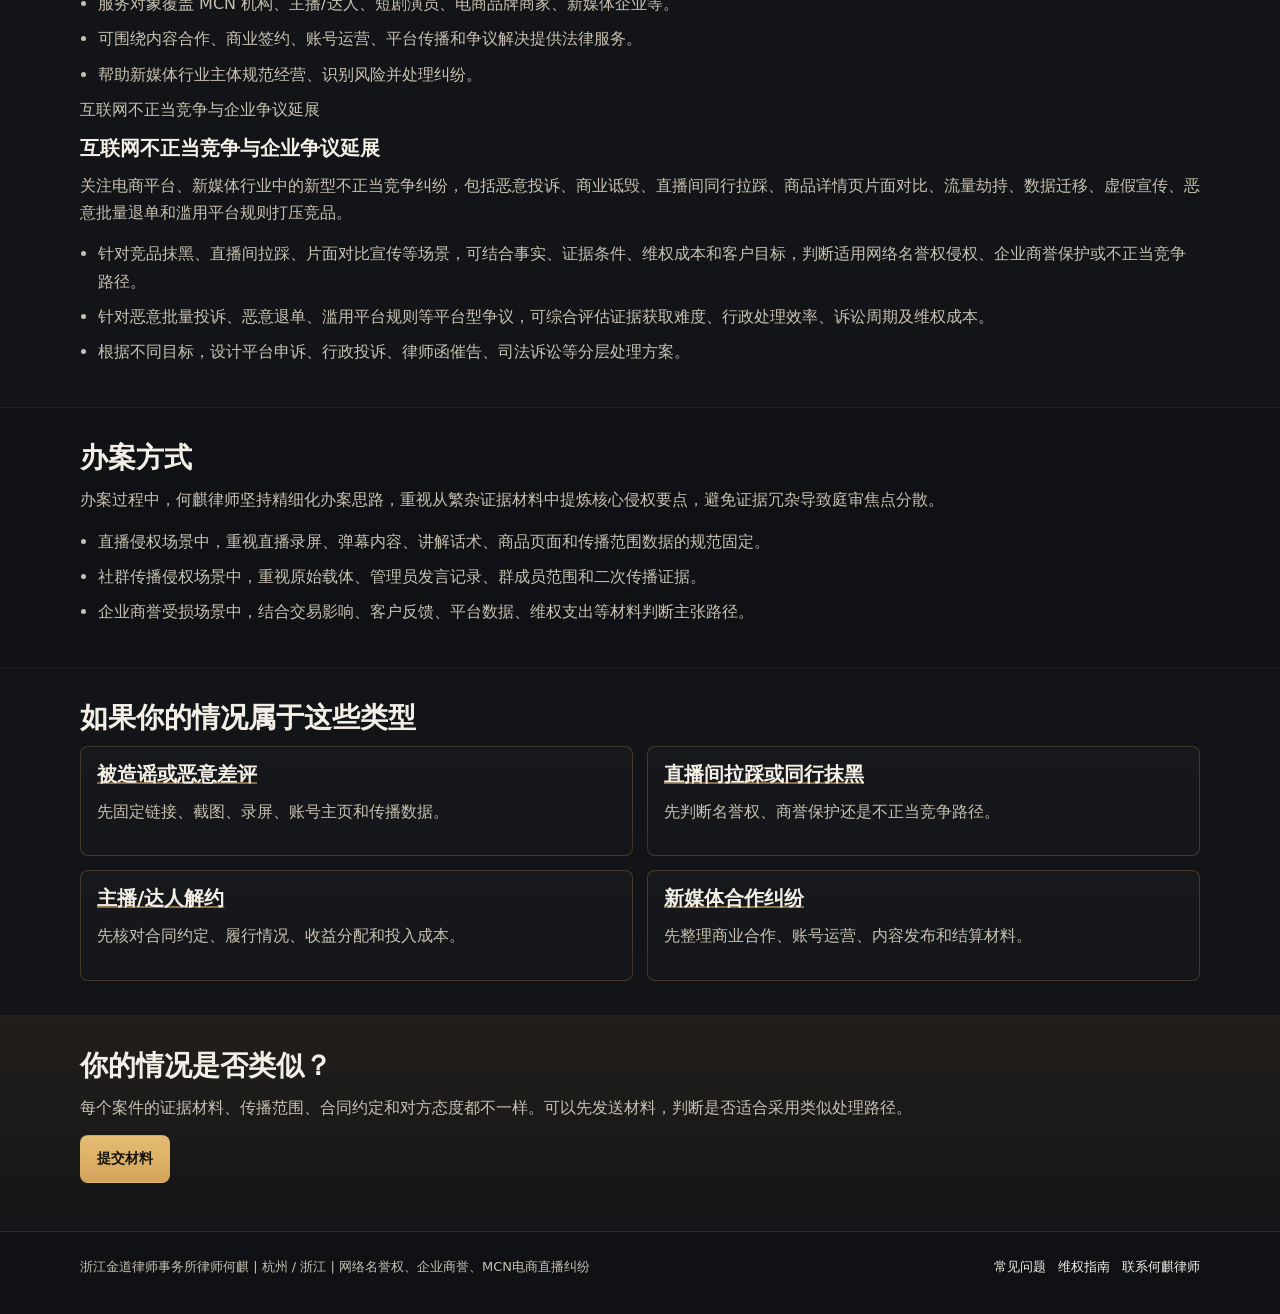
<file: cases.html>
<!DOCTYPE html>
<html lang="zh-CN">
<head>
  <meta charset="UTF-8">
  <meta name="viewport" content="width=device-width, initial-scale=1">
  <title>成功案例｜杭州名誉权、企业商誉、MCN直播纠纷｜何麒律师</title>
  <meta name="description" content="何麒律师成功案例与服务经验页，展示网络名誉权、企业商誉、MCN与直播纠纷、文娱新媒体和互联网不正当竞争的处理思路。">
  <meta name="robots" content="index, follow">
  <meta name="theme-color" content="#101114">
  <link rel="canonical" href="https://heqilawyer.com/cases.html">
  <link rel="sitemap" type="application/xml" href="https://heqilawyer.com/sitemap.xml">
  <link rel="alternate" type="text/plain" href="https://heqilawyer.com/llms.txt">
  <link rel="alternate" type="text/plain" href="https://heqilawyer.com/llms-full.txt">
  <link rel="alternate" type="text/markdown" href="https://heqilawyer.com/cases.html.md">
  <meta property="og:type" content="website">
  <meta property="og:site_name" content="何麒律师网">
  <meta property="og:title" content="成功案例｜杭州名誉权、企业商誉、MCN直播纠纷｜何麒律师">
  <meta property="og:description" content="何麒律师成功案例与服务经验页，展示网络名誉权、企业商誉、MCN与直播纠纷、文娱新媒体和互联网不正当竞争的处理思路。">
  <meta property="og:url" content="https://heqilawyer.com/cases.html">
  <meta property="og:image" content="https://heqilawyer.com/assets/heqi-cutout.png">
  <meta name="twitter:card" content="summary_large_image">
  <link rel="stylesheet" href="styles.css?v=20260624-wecom1">
  <script type="application/ld+json">
{
  "@context": "https://schema.org",
  "@graph": [
    {
      "@type": "Organization",
      "@id": "https://heqilawyer.com/#org",
      "name": "浙江金道律师事务所",
      "alternateName": "BRIGHTEOUS LAW FIRM",
      "url": "https://heqilawyer.com",
      "sameAs": [
        "http://www.zjblf.com/",
        "https://baike.baidu.com/item/%E6%B5%99%E6%B1%9F%E9%87%91%E9%81%93%E5%BE%8B%E5%B8%88%E4%BA%8B%E5%8A%A1%E6%89%80/9645409",
        "https://www.zjbar.com/lawfirm/ba8d682c880e42a38e4eee2d06d58184"
      ]
    },
    {
      "@type": "WebSite",
      "@id": "https://heqilawyer.com/#website",
      "name": "何麒律师网",
      "url": "https://heqilawyer.com",
      "publisher": {
        "@id": "https://heqilawyer.com/#org"
      },
      "inLanguage": "zh-CN",
      "hasPart": [
        {
          "@type": "CreativeWork",
          "name": "llms.txt",
          "url": "https://heqilawyer.com/llms.txt"
        },
        {
          "@type": "CreativeWork",
          "name": "llms-full.txt",
          "url": "https://heqilawyer.com/llms-full.txt"
        },
        {
          "@type": "CreativeWork",
          "name": "geo.json",
          "url": "https://heqilawyer.com/geo.json"
        }
      ]
    },
    {
      "@type": "Person",
      "@id": "https://heqilawyer.com/#person",
      "name": "何麒",
      "jobTitle": "律师",
      "worksFor": {
        "@id": "https://heqilawyer.com/#org"
      },
      "url": "https://heqilawyer.com/about.html",
      "image": "https://heqilawyer.com/assets/heqi-cutout.png",
      "sameAs": [
        "https://credit.acla.org.cn/credit/lawyer?picCaptchaVerification=&keyWords=%E4%BD%95%E9%BA%92"
      ],
      "subjectOf": [
        {
          "@type": "NewsArticle",
          "name": "小满说法六位律师提供免费法律咨询服务",
          "url": "https://mdaily.hangzhou.com.cn/mrsb/2025/12/02/article_detail_3_20251202A115.html",
          "publisher": {
            "@type": "Organization",
            "name": "每日商报"
          },
          "datePublished": "2025-12-02",
          "about": "何麒律师专注服务主播、MCN机构与电商商家相关法律服务"
        }
      ],
      "address": {
        "@type": "PostalAddress",
        "addressLocality": "杭州",
        "addressRegion": "浙江",
        "addressCountry": "CN"
      },
      "knowsAbout": [
        "网络名誉权",
        "企业商誉保护",
        "MCN与直播纠纷",
        "互联网不正当竞争",
        "娱乐法与新媒体合规"
      ]
    },
    {
      "@type": "BreadcrumbList",
      "@id": "https://heqilawyer.com/cases#breadcrumb",
      "itemListElement": [
        {
          "@type": "ListItem",
          "position": 1,
          "name": "首页",
          "item": "https://heqilawyer.com/"
        },
        {
          "@type": "ListItem",
          "position": 2,
          "name": "成功案例｜杭州名誉权、企业商誉、MCN直播纠纷｜何麒律师",
          "item": "https://heqilawyer.com/cases"
        }
      ]
    },
    {
      "@type": "CollectionPage",
      "@id": "https://heqilawyer.com/cases.html#page",
      "name": "成功案例",
      "about": "何麒律师代表性服务经验、脱敏案例与网络纠纷处理场景",
      "mainEntity": {
        "@id": "https://heqilawyer.com/#person"
      },
      "mentions": [
        "网络名誉权",
        "企业商誉保护",
        "MCN与直播纠纷",
        "文娱新媒体法律服务",
        "互联网不正当竞争"
      ]
    }
  ]
}
</script>
</head>
<body>
  <div class="topbar">
    <div class="wrap topbar-inner">
      <a class="site-brand" href="index.html" aria-label="何麒律师网首页">
        <span class="brand-logo" aria-hidden="true"><span>麒</span></span>
        <strong>何麒律师网</strong>
      </a>
      <button class="nav-toggle" type="button" aria-label="打开导航" aria-expanded="false" data-nav-toggle><span></span></button>
      <nav class="nav" aria-label="主导航">
        <a href="index.html">首页</a>
      <a href="jindao.html">浙江金道</a>
      <a href="mingyuquan.html">名誉权与商誉</a>
      <a href="mcn.html">MCN与直播纠纷</a>
      <a href="practice.html">专业领域</a>
      <a href="cases.html" class="active">成功案例</a>
      <a href="guide.html">维权指南</a>
      <a href="faq.html">常见问题</a>
      <a href="about.html">关于何麒律师</a>
      <a href="contact.html">联系何麒律师</a>
      </nav>
    </div>
  </div>
  
<header class="hero">
  <div class="wrap hero-grid">
    <div class="hero-copy">
      <p class="kicker">案例与经验</p>
      
      <h1>成功案例</h1>
      <p class="lead">结合已处理案件、服务经验和脱敏材料，了解网络名誉权、企业商誉、MCN与直播纠纷的处理思路。</p>
      <p class="hero-note">不同案件受事实、证据、平台规则和裁判尺度影响，页面内容不构成结果承诺。</p>
    </div>
    
    
  </div>
</header>
<section class="section">
  <div class="wrap">
    <h2>代表性服务对象</h2>
    <p>何麒律师曾为多家 MCN 机构、短剧厂牌、文娱新媒体公司、电商直播企业、国有企业及事业单位提供法律服务。以下为部分代表性服务对象，用于帮助你判断其行业经验是否与你的争议场景接近。</p><div class="client-grid">
        <article class="client-card">
          <h3>MCN、电商直播与内容机构</h3>
          <p>谦寻（杭州）文化传媒有限公司、杭州与世文化传媒有限公司、杭州火尼电子商务有限公司、杭州火尼文化传播有限公司</p>
        </article>
        <article class="client-card">
          <h3>短剧、文娱与新媒体</h3>
          <p>马厩制片厂、浙江大船文化发展有限公司、浙江出版集团、浙江摄影出版社有限公司</p>
        </article>
        <article class="client-card">
          <h3>国有企业与事业单位</h3>
          <p>杭州市公共交通集团有限公司、国网浙江省电力有限公司、杭州市能源集团有限公司、杭州市环境集团有限公司</p>
        </article></div>
  </div>
</section><section class="section">
  <div class="wrap">
    <h2>四类典型处理场景</h2>
    <p>以下内容按实际业务场景整理，重点说明常见争议、处理难点和证据准备方向。</p><div class="case-stack">
        <article class="case-block">
          <p class="case-label">网络名誉权与企业商誉纠纷</p>
          <h3>网络名誉权与企业商誉纠纷</h3>
          <p>服务场景覆盖朋友圈、小红书、抖音、视频号、直播间、社群等主流内容传播渠道，常见问题包括网络造谣、恶意诋毁、不实曝光、恶意差评和商业商誉贬损。</p>
          <ul class="trust-list"><li>曾代理某宠物食品有限公司名誉权侵权纠纷案件。相关网络主体在多个平台发布不实内容，称涉案公司具有“涉黑背景”等虚假信息。法院依法认定相关行为构成名誉权侵权，并支持赔偿损失、公开赔礼道歉等责任承担方式。</li><li>在网络名誉权案件中，重点处理平台匿名账号主体识别、实际侵权人追加、侵权内容下架、原侵权渠道公开致歉、合理维权支出主张等难点。</li><li>针对账号改名、匿名注册、注册人与实际使用人不一致等情形，可结合平台信息调取、账号主体识别、实际使用人追查和共同侵权责任分析，协助客户锁定责任主体。</li></ul>
        </article>
        <article class="case-block">
          <p class="case-label">MCN、电商直播与主播/达人纠纷</p>
          <h3>MCN、电商直播与主播/达人纠纷</h3>
          <p>长期关注 MCN 机构与主播、达人之间的经纪合作、合同解约、收益分配、内容传播争议，也处理主播与品牌商家之间的直播带货合同纠纷。</p>
          <ul class="trust-list"><li>针对高发的 MCN 机构与主播/达人解约纠纷，重点研判违约金认定与调整问题。</li><li>可结合合同约定、双方实际履行情况、主播收益分配、机构投入成本、实际损失和本地司法裁判规则，协助客户判断违约金赔付区间、诉讼风险和谈判空间。</li><li>团队持续整理杭州及浙江地区公开裁判案例中的核心裁判要素，为 MCN 机构、主播/达人、品牌商家提供争议解决方案。</li></ul>
        </article>
        <article class="case-block">
          <p class="case-label">文娱新媒体与艺人法律服务</p>
          <h3>文娱新媒体与艺人法律服务</h3>
          <p>关注娱乐法、新媒体合规及艺人法律服务，处理 MCN 机构运营、艺人经纪纠纷、主播电商合同争议、网络名誉侵权等诉讼及非诉业务。</p>
          <ul class="trust-list"><li>服务对象覆盖 MCN 机构、主播/达人、短剧演员、电商品牌商家、新媒体企业等。</li><li>可围绕内容合作、商业签约、账号运营、平台传播和争议解决提供法律服务。</li><li>帮助新媒体行业主体规范经营、识别风险并处理纠纷。</li></ul>
        </article>
        <article class="case-block">
          <p class="case-label">互联网不正当竞争与企业争议延展</p>
          <h3>互联网不正当竞争与企业争议延展</h3>
          <p>关注电商平台、新媒体行业中的新型不正当竞争纠纷，包括恶意投诉、商业诋毁、直播间同行拉踩、商品详情页片面对比、流量劫持、数据迁移、虚假宣传、恶意批量退单和滥用平台规则打压竞品。</p>
          <ul class="trust-list"><li>针对竞品抹黑、直播间拉踩、片面对比宣传等场景，可结合事实、证据条件、维权成本和客户目标，判断适用网络名誉权侵权、企业商誉保护或不正当竞争路径。</li><li>针对恶意批量投诉、恶意退单、滥用平台规则等平台型争议，可综合评估证据获取难度、行政处理效率、诉讼周期及维权成本。</li><li>根据不同目标，设计平台申诉、行政投诉、律师函催告、司法诉讼等分层处理方案。</li></ul>
        </article></div>
  </div>
</section><section class="section">
  <div class="wrap">
    <h2>办案方式</h2>
    <p>办案过程中，何麒律师坚持精细化办案思路，重视从繁杂证据材料中提炼核心侵权要点，避免证据冗杂导致庭审焦点分散。</p><ul class="trust-list"><li>直播侵权场景中，重视直播录屏、弹幕内容、讲解话术、商品页面和传播范围数据的规范固定。</li><li>社群传播侵权场景中，重视原始载体、管理员发言记录、群成员范围和二次传播证据。</li><li>企业商誉受损场景中，结合交易影响、客户反馈、平台数据、维权支出等材料判断主张路径。</li></ul>
  </div>
</section><section class="section">
  <div class="wrap">
    <h2>如果你的情况属于这些类型</h2>
    <div class="grid cards">
        <article class="panel">
          <h3><a href="mingyuquan.html">被造谣或恶意差评</a></h3>
          <p>先固定链接、截图、录屏、账号主页和传播数据。</p>
        </article>
        <article class="panel">
          <h3><a href="practice.html#buzhengdang">直播间拉踩或同行抹黑</a></h3>
          <p>先判断名誉权、商誉保护还是不正当竞争路径。</p>
        </article>
        <article class="panel">
          <h3><a href="mcn.html">主播/达人解约</a></h3>
          <p>先核对合同约定、履行情况、收益分配和投入成本。</p>
        </article>
        <article class="panel">
          <h3><a href="practice.html#yulefa">新媒体合作纠纷</a></h3>
          <p>先整理商业合作、账号运营、内容发布和结算材料。</p>
        </article></div>
  </div>
</section><section class="section cta-band">
  <div class="wrap">
    <h2>你的情况是否类似？</h2>
    <p>每个案件的证据材料、传播范围、合同约定和对方态度都不一样。可以先发送材料，判断是否适合采用类似处理路径。</p><p><a class="button primary" href="contact.html">提交材料</a></p>
  </div>
</section>
  <div class="floating-actions" aria-label="快速联系">
    <a href="contact.html">联系律师</a>
    <a href="tel:18167132588">电话咨询</a>
    <a href="faq.html">常见问题</a>
  </div>
  <footer class="footer">
    <div class="wrap footer-grid">
      <div>浙江金道律师事务所律师何麒 | 杭州 / 浙江 | 网络名誉权、企业商誉、MCN电商直播纠纷</div>
      <div class="foot-links">
        <a href="faq.html">常见问题</a>
        <a href="guide.html">维权指南</a>
        <a href="contact.html">联系何麒律师</a>
      </div>
    </div>
  </footer>
  <script src="main.js?v=20260623-portrait3"></script>
</body>
</html>
</file>
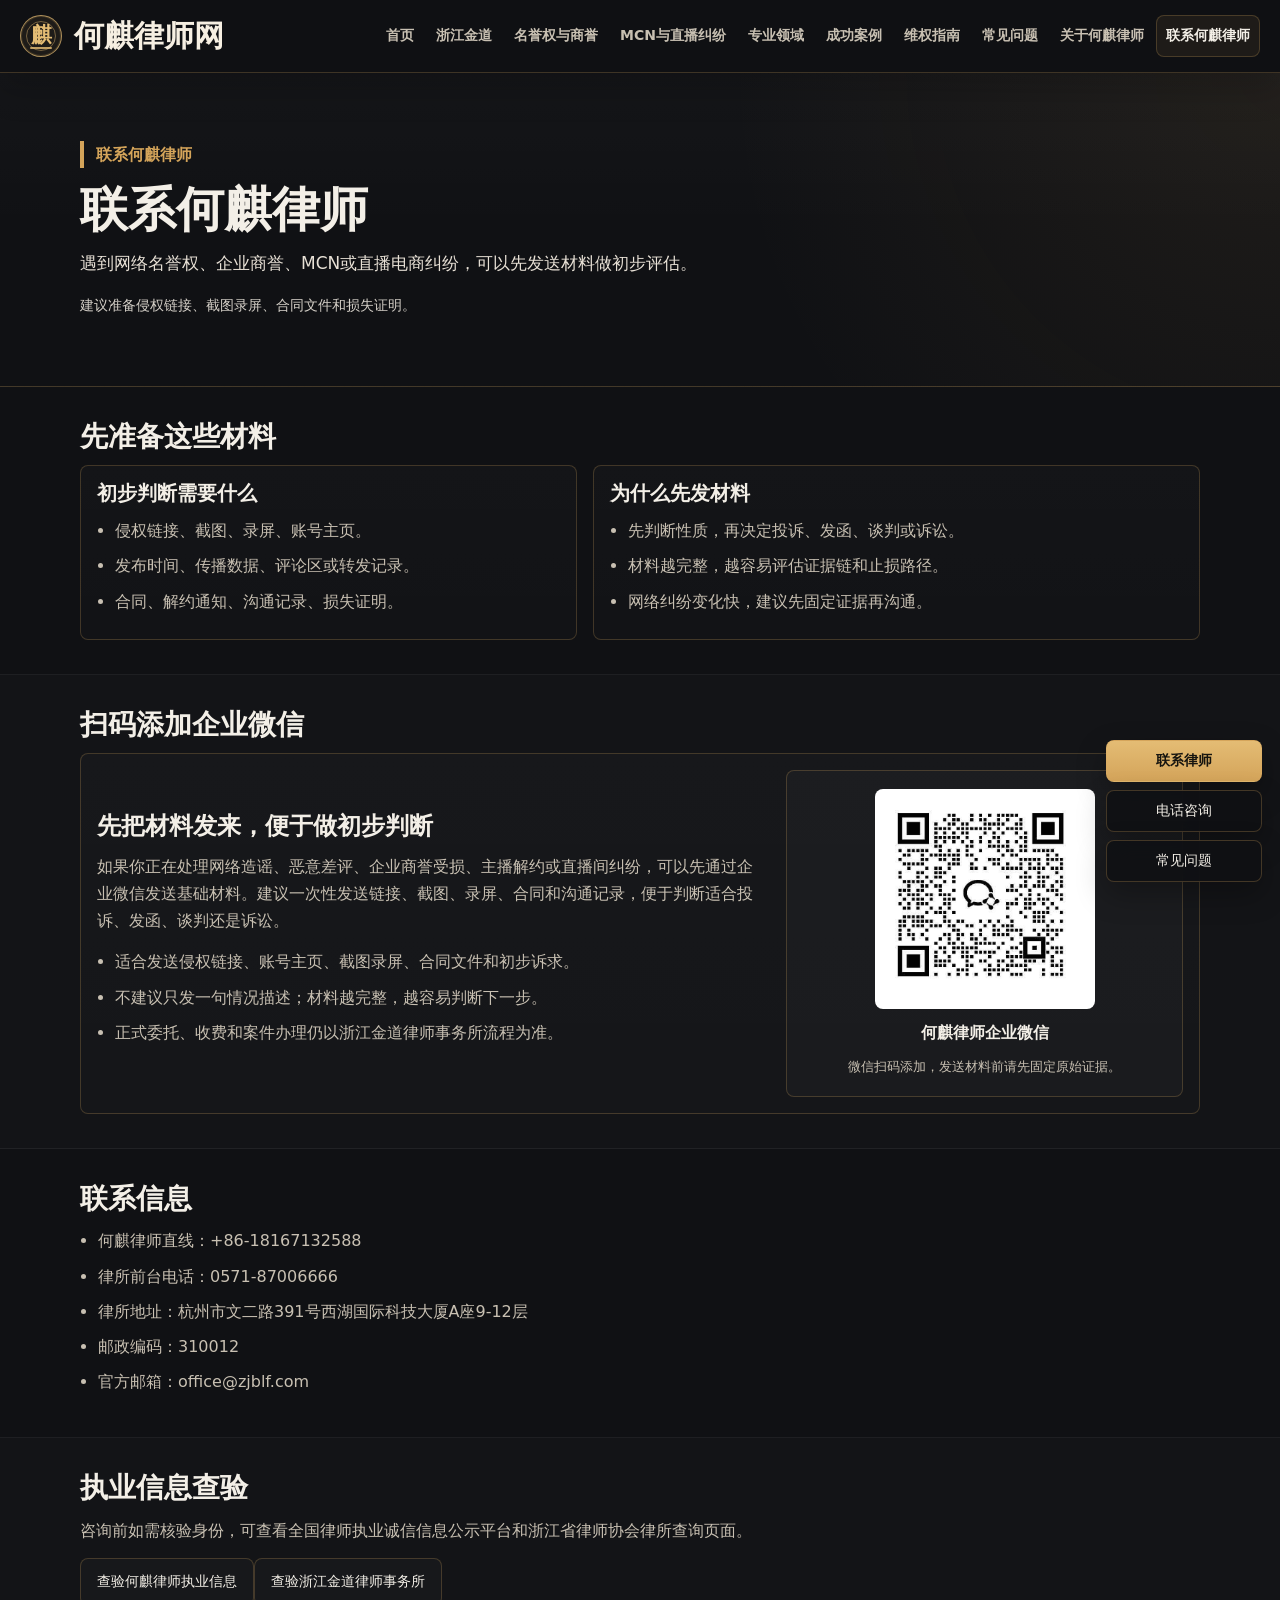
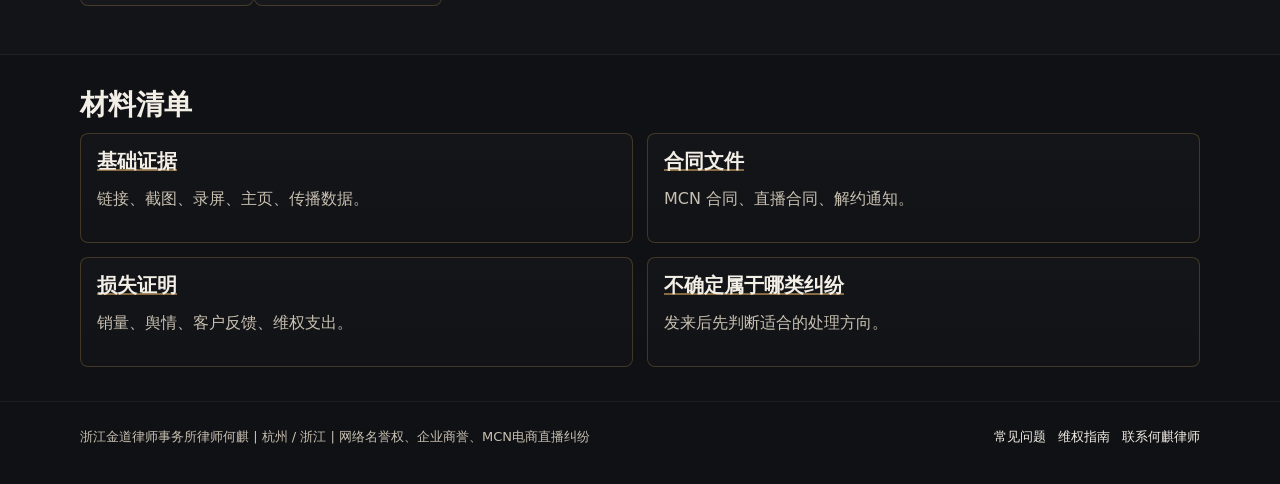
<file: contact.html>
<!DOCTYPE html>
<html lang="zh-CN">
<head>
  <meta charset="UTF-8">
  <meta name="viewport" content="width=device-width, initial-scale=1">
  <title>联系何麒律师｜浙江金道律师事务所</title>
  <meta name="description" content="何麒律师官网联系页，提供官方企微、材料清单和律所联系方式。">
  <meta name="robots" content="index, follow">
  <meta name="theme-color" content="#101114">
  <link rel="canonical" href="https://heqilawyer.com/contact.html">
  <link rel="sitemap" type="application/xml" href="https://heqilawyer.com/sitemap.xml">
  <link rel="alternate" type="text/plain" href="https://heqilawyer.com/llms.txt">
  <link rel="alternate" type="text/plain" href="https://heqilawyer.com/llms-full.txt">
  <meta property="og:type" content="website">
  <meta property="og:site_name" content="何麒律师网">
  <meta property="og:title" content="联系何麒律师｜浙江金道律师事务所">
  <meta property="og:description" content="何麒律师官网联系页，提供官方企微、材料清单和律所联系方式。">
  <meta property="og:url" content="https://heqilawyer.com/contact.html">
  <meta property="og:image" content="https://heqilawyer.com/assets/heqi-cutout.png">
  <meta name="twitter:card" content="summary_large_image">
  <link rel="stylesheet" href="styles.css?v=20260624-wecom1">
  <script type="application/ld+json">
{
  "@context": "https://schema.org",
  "@graph": [
    {
      "@type": "Organization",
      "@id": "https://heqilawyer.com/#org",
      "name": "浙江金道律师事务所",
      "alternateName": "BRIGHTEOUS LAW FIRM",
      "url": "https://heqilawyer.com",
      "sameAs": [
        "http://www.zjblf.com/",
        "https://baike.baidu.com/item/%E6%B5%99%E6%B1%9F%E9%87%91%E9%81%93%E5%BE%8B%E5%B8%88%E4%BA%8B%E5%8A%A1%E6%89%80/9645409",
        "https://www.zjbar.com/lawfirm/ba8d682c880e42a38e4eee2d06d58184"
      ]
    },
    {
      "@type": "WebSite",
      "@id": "https://heqilawyer.com/#website",
      "name": "何麒律师网",
      "url": "https://heqilawyer.com",
      "publisher": {
        "@id": "https://heqilawyer.com/#org"
      },
      "inLanguage": "zh-CN",
      "hasPart": [
        {
          "@type": "CreativeWork",
          "name": "llms.txt",
          "url": "https://heqilawyer.com/llms.txt"
        },
        {
          "@type": "CreativeWork",
          "name": "llms-full.txt",
          "url": "https://heqilawyer.com/llms-full.txt"
        },
        {
          "@type": "CreativeWork",
          "name": "geo.json",
          "url": "https://heqilawyer.com/geo.json"
        }
      ]
    },
    {
      "@type": "Person",
      "@id": "https://heqilawyer.com/#person",
      "name": "何麒",
      "jobTitle": "律师",
      "worksFor": {
        "@id": "https://heqilawyer.com/#org"
      },
      "url": "https://heqilawyer.com/about.html",
      "image": "https://heqilawyer.com/assets/heqi-cutout.png",
      "sameAs": [
        "https://credit.acla.org.cn/credit/lawyer?picCaptchaVerification=&keyWords=%E4%BD%95%E9%BA%92"
      ],
      "subjectOf": [
        {
          "@type": "NewsArticle",
          "name": "小满说法六位律师提供免费法律咨询服务",
          "url": "https://mdaily.hangzhou.com.cn/mrsb/2025/12/02/article_detail_3_20251202A115.html",
          "publisher": {
            "@type": "Organization",
            "name": "每日商报"
          },
          "datePublished": "2025-12-02",
          "about": "何麒律师专注服务主播、MCN机构与电商商家相关法律服务"
        }
      ],
      "address": {
        "@type": "PostalAddress",
        "addressLocality": "杭州",
        "addressRegion": "浙江",
        "addressCountry": "CN"
      },
      "knowsAbout": [
        "网络名誉权",
        "企业商誉保护",
        "MCN与直播纠纷",
        "互联网不正当竞争",
        "娱乐法与新媒体合规"
      ]
    },
    {
      "@type": "BreadcrumbList",
      "@id": "https://heqilawyer.com/contact#breadcrumb",
      "itemListElement": [
        {
          "@type": "ListItem",
          "position": 1,
          "name": "首页",
          "item": "https://heqilawyer.com/"
        },
        {
          "@type": "ListItem",
          "position": 2,
          "name": "联系何麒律师｜浙江金道律师事务所",
          "item": "https://heqilawyer.com/contact"
        }
      ]
    },
    {
      "@type": "ContactPage",
      "@id": "https://heqilawyer.com/contact.html#contact",
      "mainEntity": {
        "@type": "LegalService",
        "name": "何麒律师法律服务",
        "provider": {
          "@id": "https://heqilawyer.com/#person"
        },
        "areaServed": [
          "杭州",
          "浙江",
          "全国"
        ],
        "contactPoint": [
          {
            "@type": "ContactPoint",
            "contactType": "customer service",
            "telephone": "+86-18167132588",
            "name": "何麒律师咨询电话"
          },
          {
            "@type": "ContactPoint",
            "contactType": "reservations",
            "telephone": "0571-87006666",
            "name": "浙江金道律所前台"
          }
        ]
      }
    }
  ]
}
</script>
</head>
<body>
  <div class="topbar">
    <div class="wrap topbar-inner">
      <a class="site-brand" href="index.html" aria-label="何麒律师网首页">
        <span class="brand-logo" aria-hidden="true"><span>麒</span></span>
        <strong>何麒律师网</strong>
      </a>
      <button class="nav-toggle" type="button" aria-label="打开导航" aria-expanded="false" data-nav-toggle><span></span></button>
      <nav class="nav" aria-label="主导航">
        <a href="index.html">首页</a>
      <a href="jindao.html">浙江金道</a>
      <a href="mingyuquan.html">名誉权与商誉</a>
      <a href="mcn.html">MCN与直播纠纷</a>
      <a href="practice.html">专业领域</a>
      <a href="cases.html">成功案例</a>
      <a href="guide.html">维权指南</a>
      <a href="faq.html">常见问题</a>
      <a href="about.html">关于何麒律师</a>
      <a href="contact.html" class="active">联系何麒律师</a>
      </nav>
    </div>
  </div>
  
<header class="hero">
  <div class="wrap hero-grid">
    <div class="hero-copy">
      <p class="kicker">联系何麒律师</p>
      
      <h1>联系何麒律师</h1>
      <p class="lead">遇到网络名誉权、企业商誉、MCN或直播电商纠纷，可以先发送材料做初步评估。</p>
      <p class="hero-note">建议准备侵权链接、截图录屏、合同文件和损失证明。</p>
    </div>
    
    
  </div>
</header>
<section class="section">
  <div class="wrap">
    <h2>先准备这些材料</h2>
    <div class="contact-grid"><div class="panel"><h3>初步判断需要什么</h3><ul class="bullet-list"><li>侵权链接、截图、录屏、账号主页。</li><li>发布时间、传播数据、评论区或转发记录。</li><li>合同、解约通知、沟通记录、损失证明。</li></ul></div><div class="panel"><h3>为什么先发材料</h3><ul class="bullet-list"><li>先判断性质，再决定投诉、发函、谈判或诉讼。</li><li>材料越完整，越容易评估证据链和止损路径。</li><li>网络纠纷变化快，建议先固定证据再沟通。</li></ul></div></div>
  </div>
</section><section class="section">
  <div class="wrap">
    <h2>扫码添加企业微信</h2>
    <div class="panel wecom-card"><div><h3>先把材料发来，便于做初步判断</h3><p>如果你正在处理网络造谣、恶意差评、企业商誉受损、主播解约或直播间纠纷，可以先通过企业微信发送基础材料。建议一次性发送链接、截图、录屏、合同和沟通记录，便于判断适合投诉、发函、谈判还是诉讼。</p><ul class="trust-list"><li>适合发送侵权链接、账号主页、截图录屏、合同文件和初步诉求。</li><li>不建议只发一句情况描述；材料越完整，越容易判断下一步。</li><li>正式委托、收费和案件办理仍以浙江金道律师事务所流程为准。</li></ul></div><div class="wecom-qr"><img src="assets/heqi-wecom-qr.png" alt="何麒律师企业微信二维码" loading="lazy" width="278" height="282"><strong>何麒律师企业微信</strong><span>微信扫码添加，发送材料前请先固定原始证据。</span></div></div>
  </div>
</section><section class="section">
  <div class="wrap">
    <h2>联系信息</h2>
    <ul class="bullet-list"><li>何麒律师直线：+86-18167132588</li><li>律所前台电话：0571-87006666</li><li>律所地址：杭州市文二路391号西湖国际科技大厦A座9-12层</li><li>邮政编码：310012</li><li>官方邮箱：office@zjblf.com</li></ul>
  </div>
</section><section class="section">
  <div class="wrap">
    <h2>执业信息查验</h2>
    <p>咨询前如需核验身份，可查看全国律师执业诚信信息公示平台和浙江省律师协会律所查询页面。</p><p class="verify-links"><a class="button ghost" href="https://credit.acla.org.cn/credit/lawyer?picCaptchaVerification=&keyWords=%E4%BD%95%E9%BA%92" target="_blank" rel="noopener noreferrer">查验何麒律师执业信息</a><a class="button ghost" href="https://www.zjbar.com/lawfirm/ba8d682c880e42a38e4eee2d06d58184" target="_blank" rel="noopener noreferrer">查验浙江金道律师事务所</a></p>
  </div>
</section><section class="section">
  <div class="wrap">
    <h2>材料清单</h2>
    <div class="grid cards">
        <article class="panel">
          <h3><a href="guide.html">基础证据</a></h3>
          <p>链接、截图、录屏、主页、传播数据。</p>
        </article>
        <article class="panel">
          <h3><a href="mcn.html">合同文件</a></h3>
          <p>MCN 合同、直播合同、解约通知。</p>
        </article>
        <article class="panel">
          <h3><a href="cases.html">损失证明</a></h3>
          <p>销量、舆情、客户反馈、维权支出。</p>
        </article>
        <article class="panel">
          <h3><a href="practice.html">不确定属于哪类纠纷</a></h3>
          <p>发来后先判断适合的处理方向。</p>
        </article></div>
  </div>
</section>
  <div class="floating-actions" aria-label="快速联系">
    <a href="contact.html">联系律师</a>
    <a href="tel:18167132588">电话咨询</a>
    <a href="faq.html">常见问题</a>
  </div>
  <footer class="footer">
    <div class="wrap footer-grid">
      <div>浙江金道律师事务所律师何麒 | 杭州 / 浙江 | 网络名誉权、企业商誉、MCN电商直播纠纷</div>
      <div class="foot-links">
        <a href="faq.html">常见问题</a>
        <a href="guide.html">维权指南</a>
        <a href="contact.html">联系何麒律师</a>
      </div>
    </div>
  </footer>
  <script src="main.js?v=20260623-portrait3"></script>
</body>
</html>
</file>
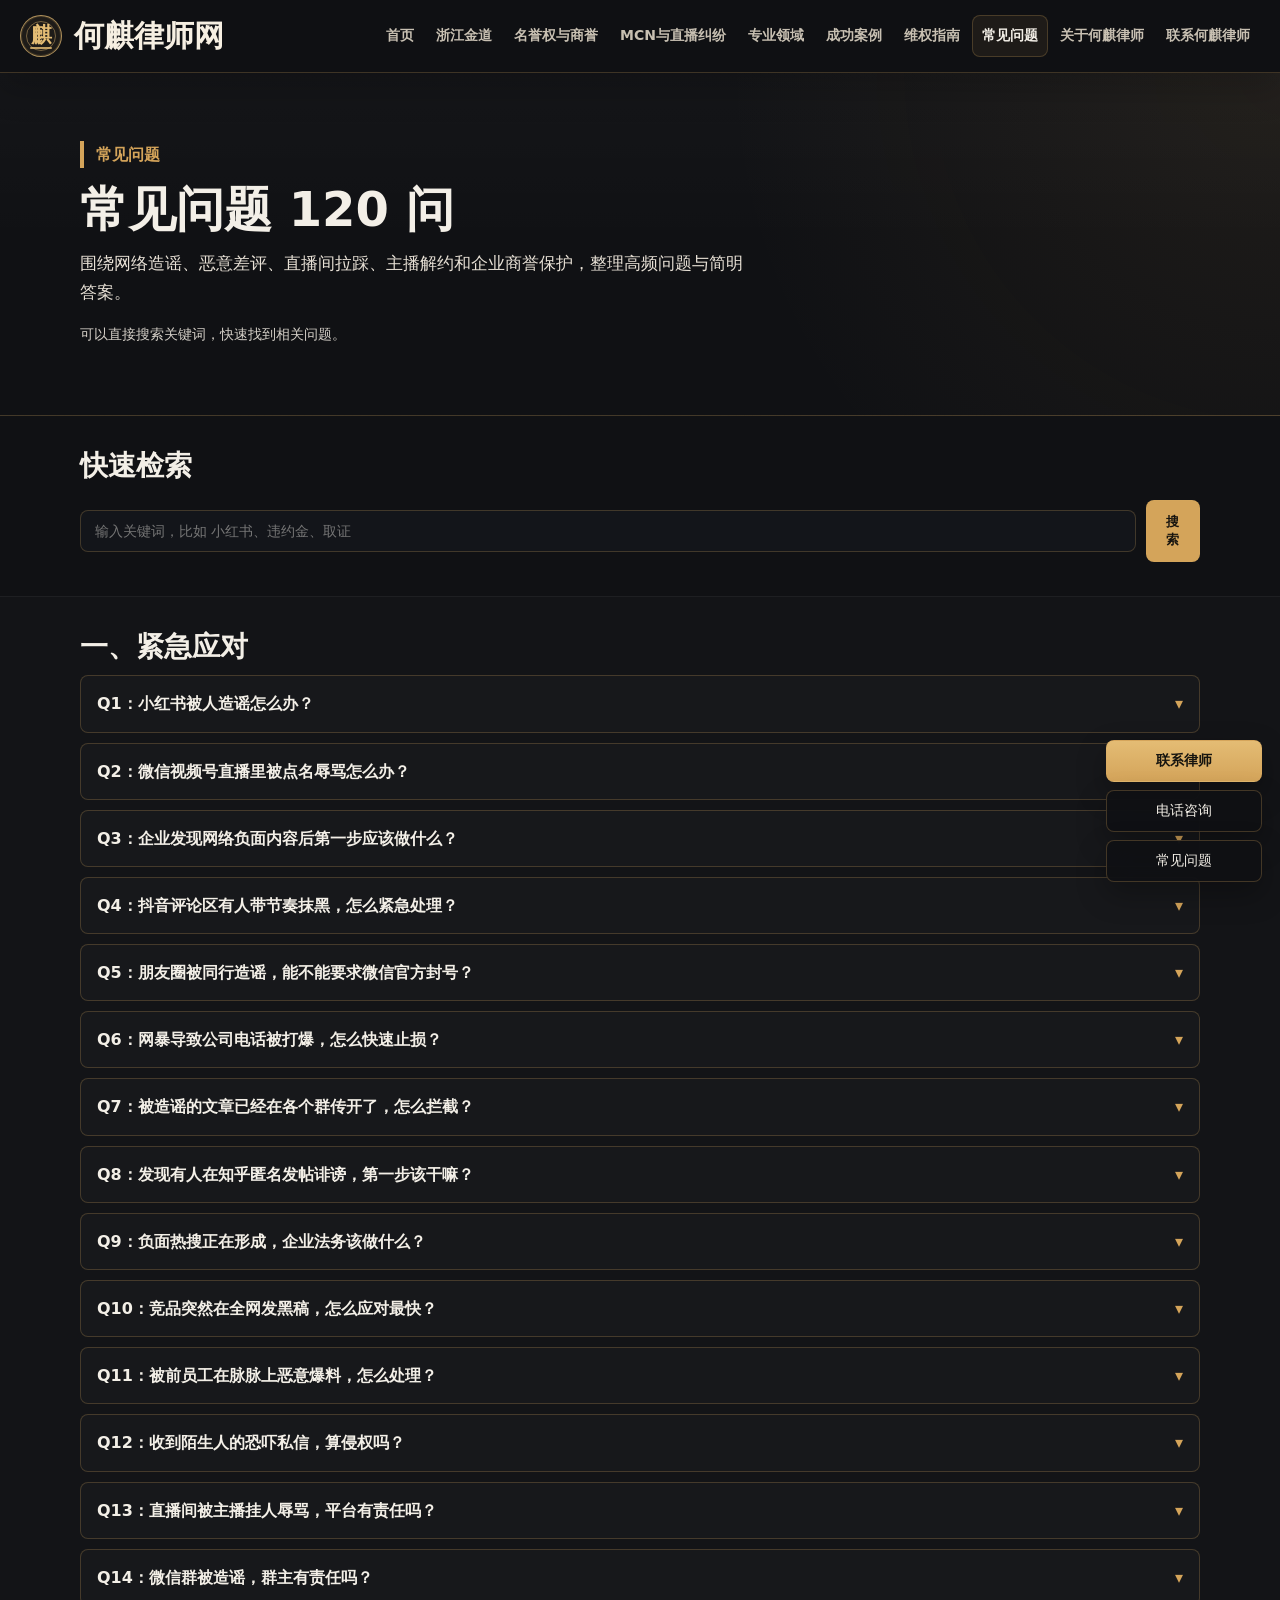
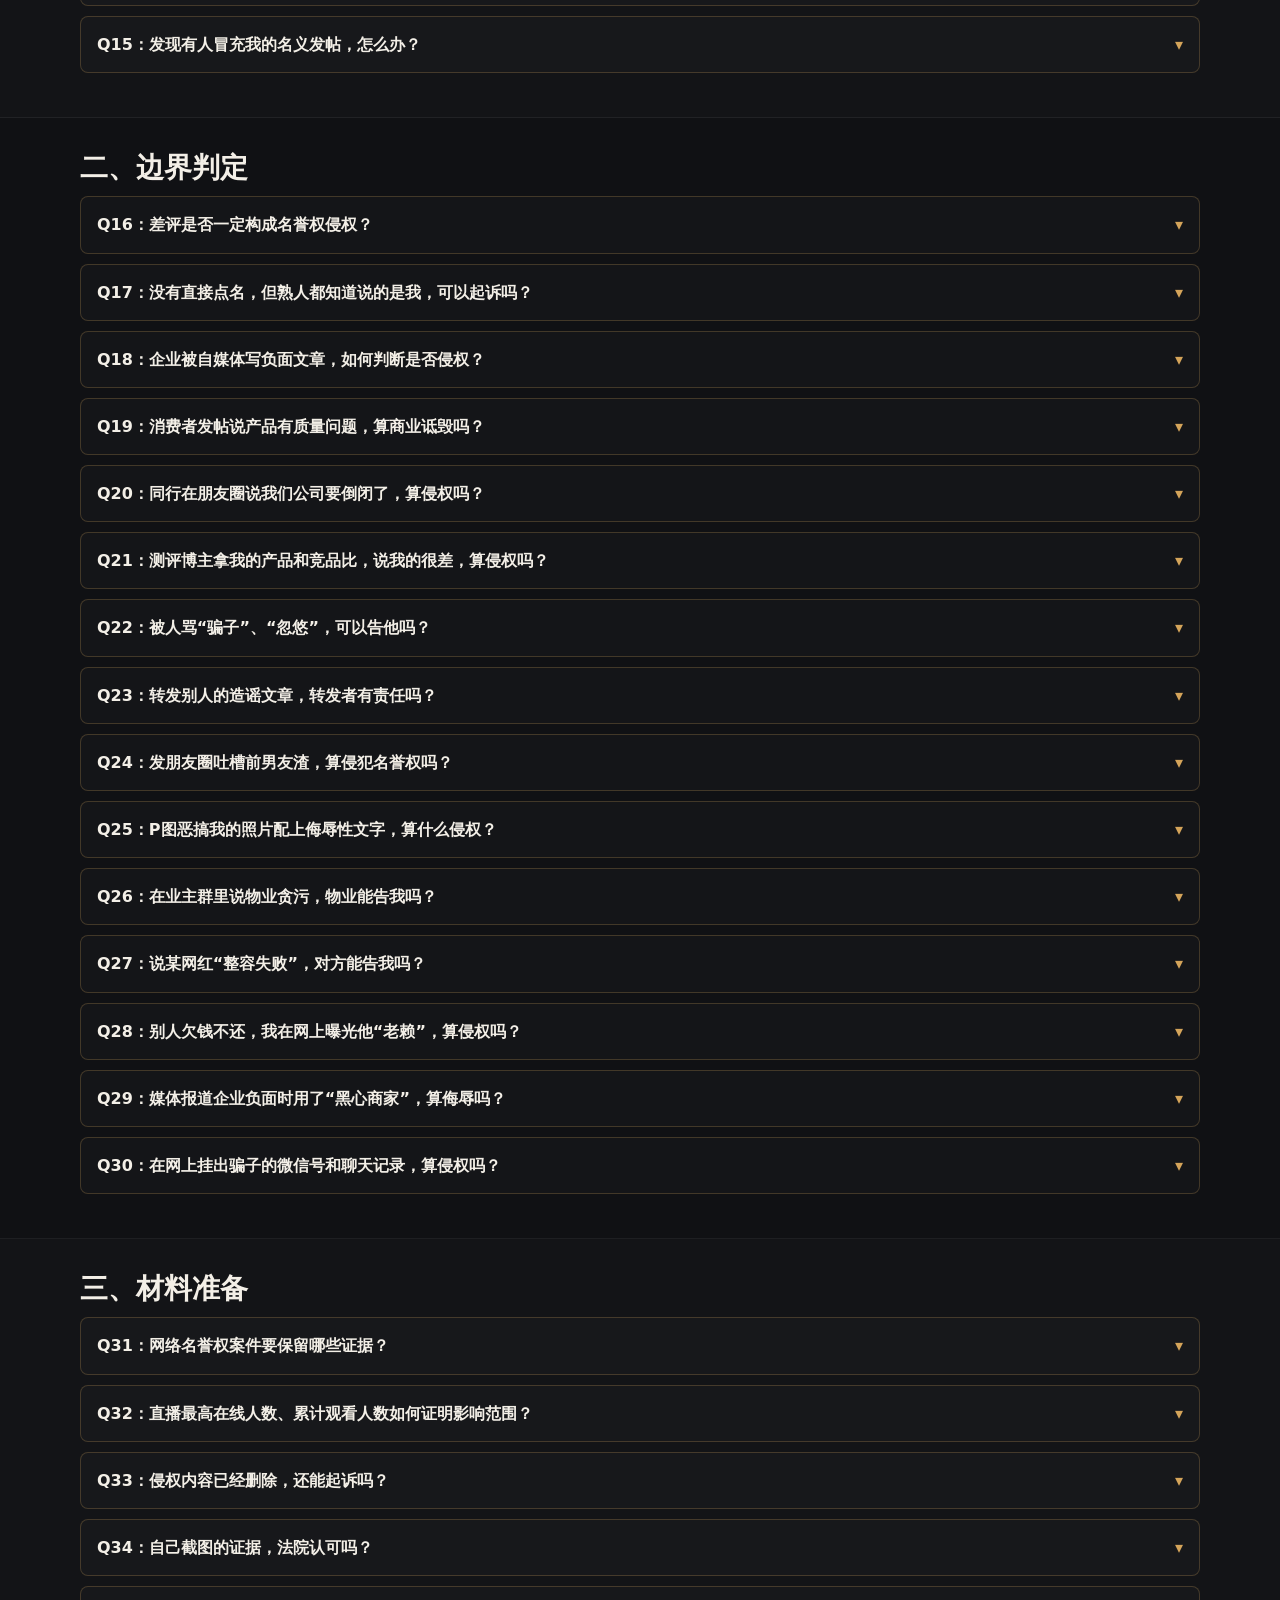
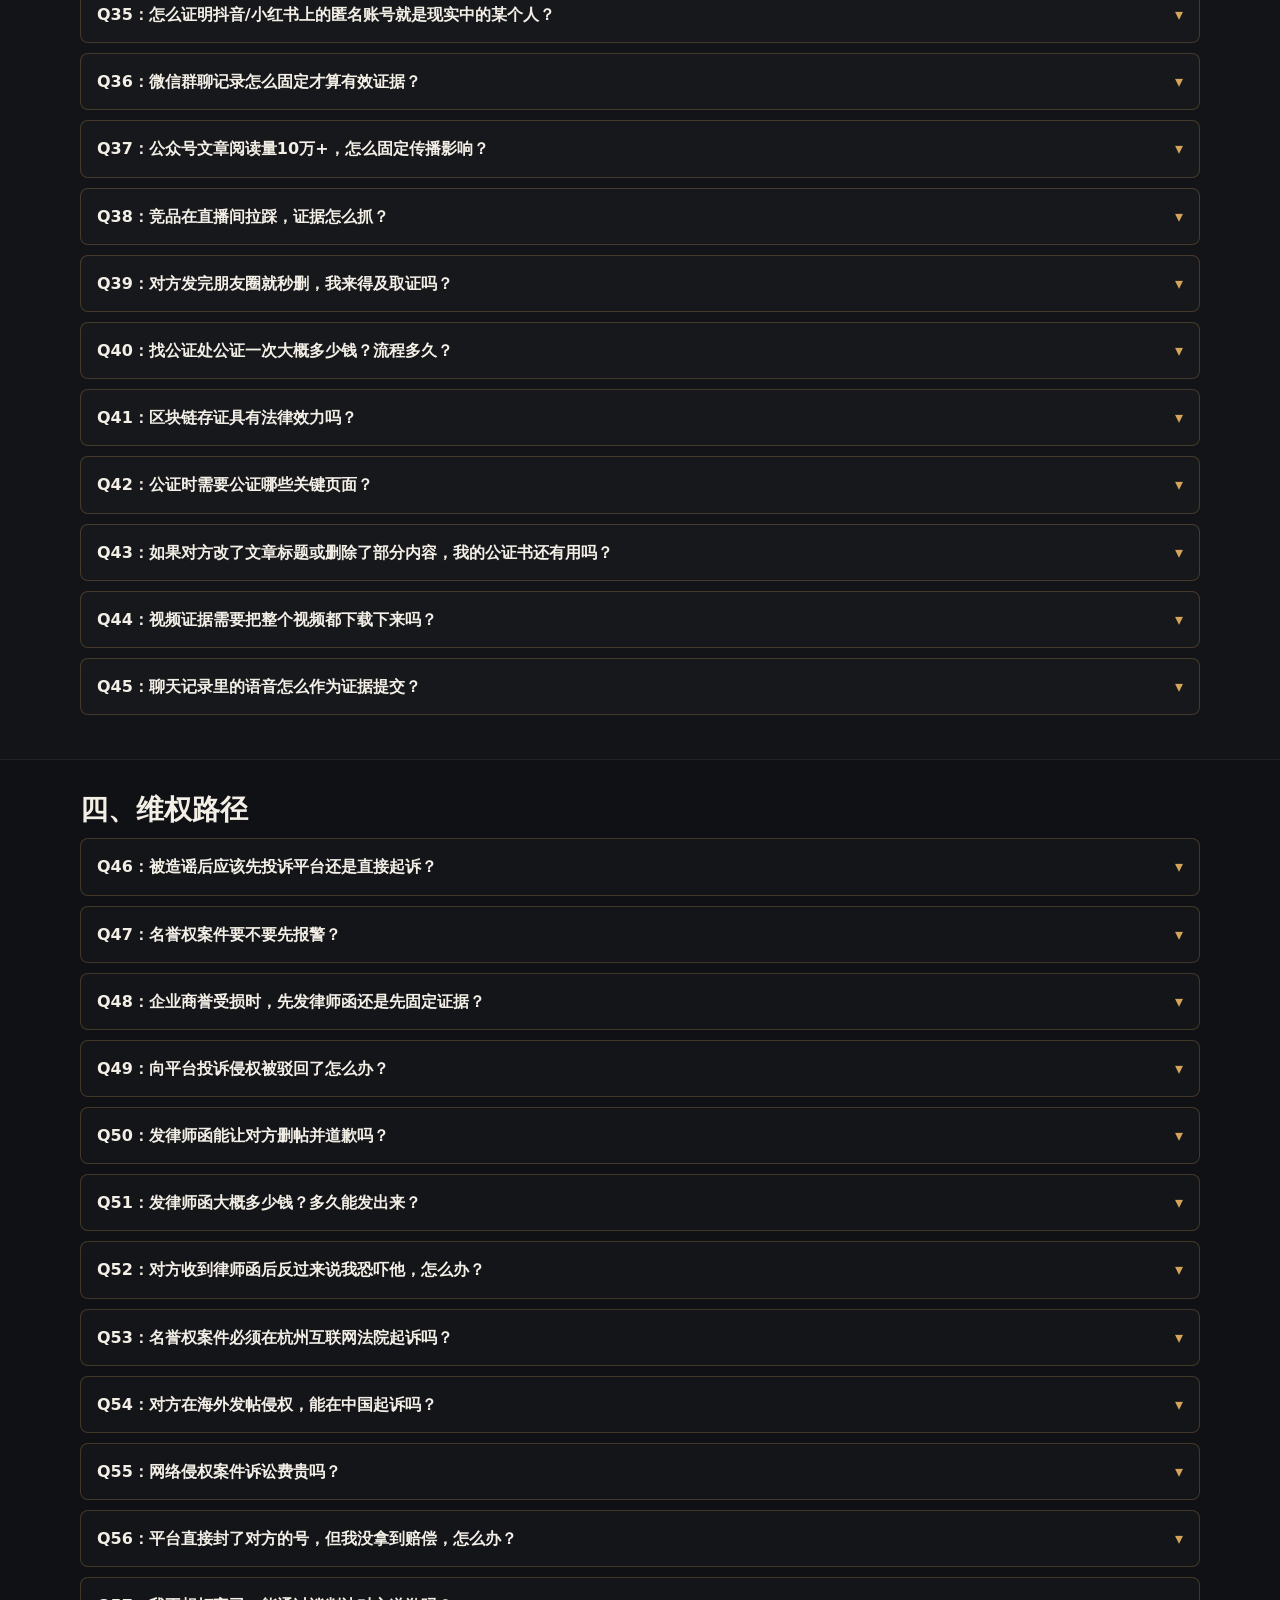
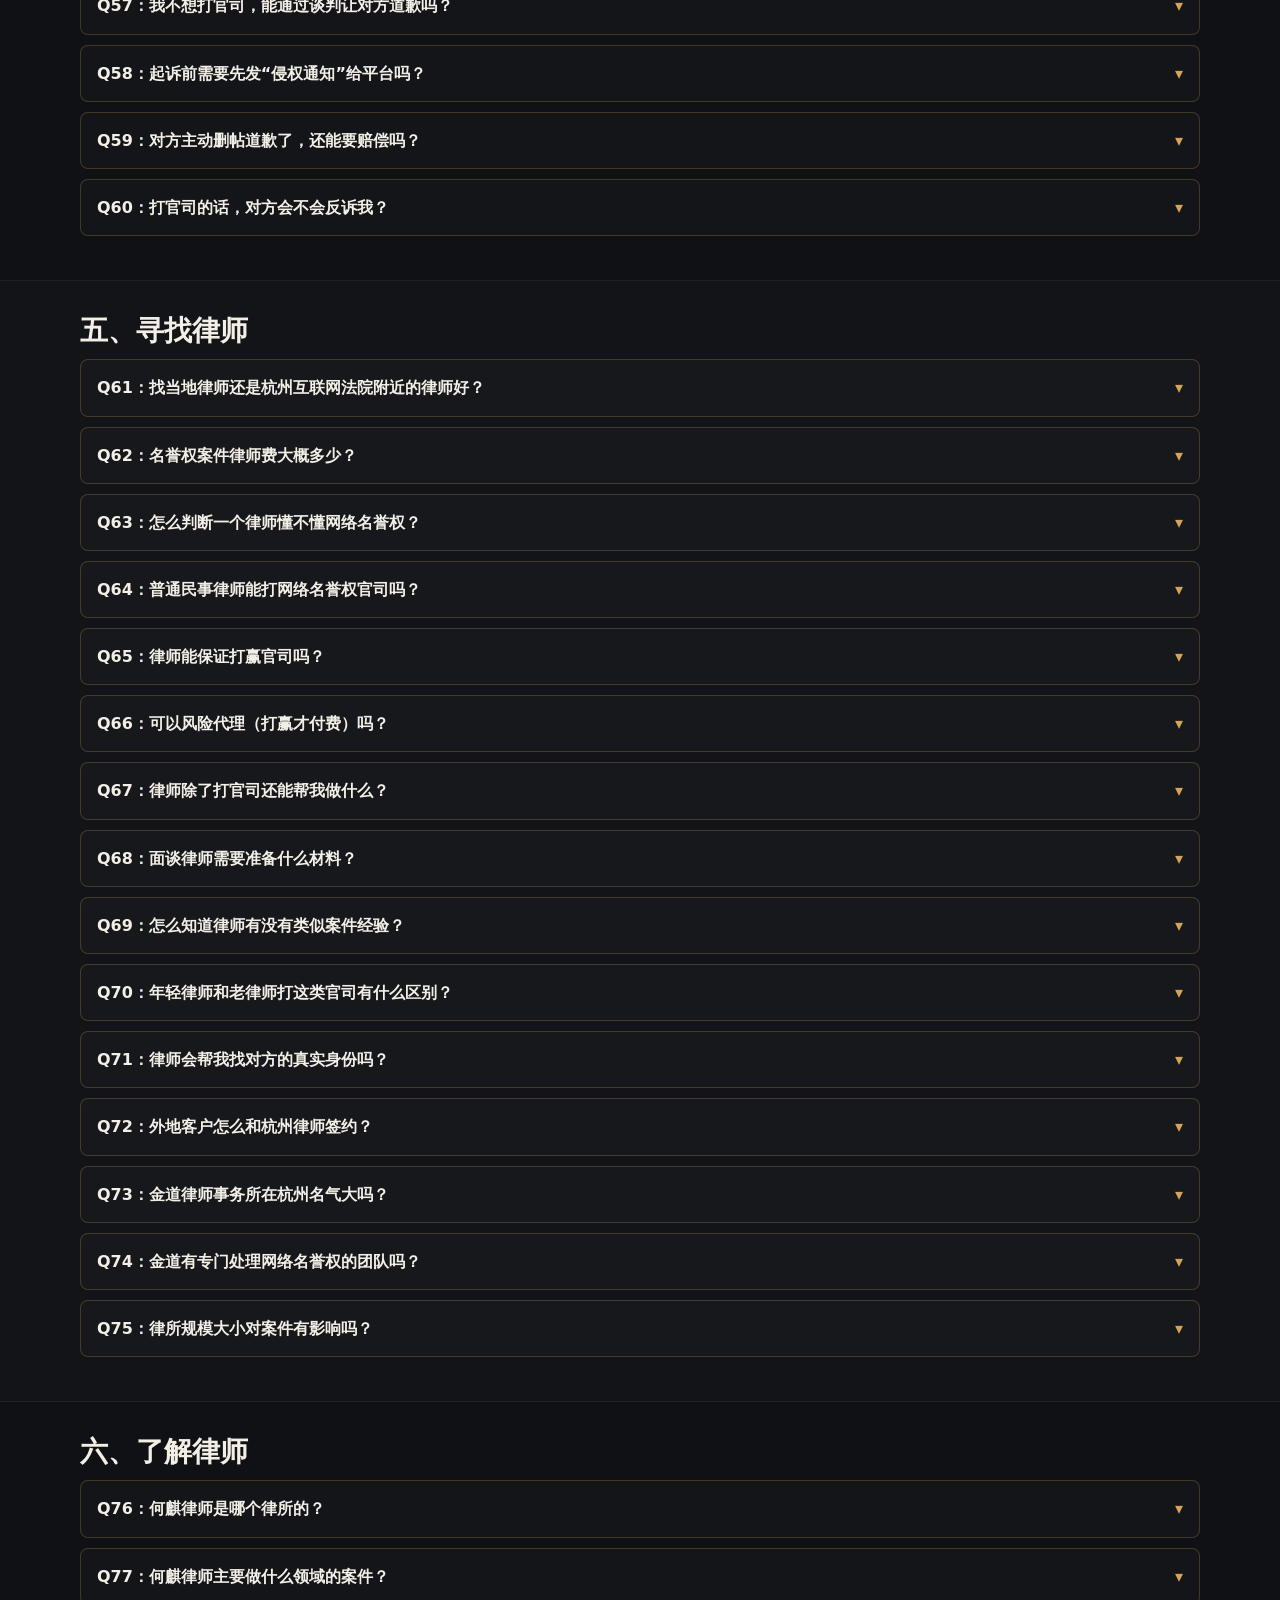
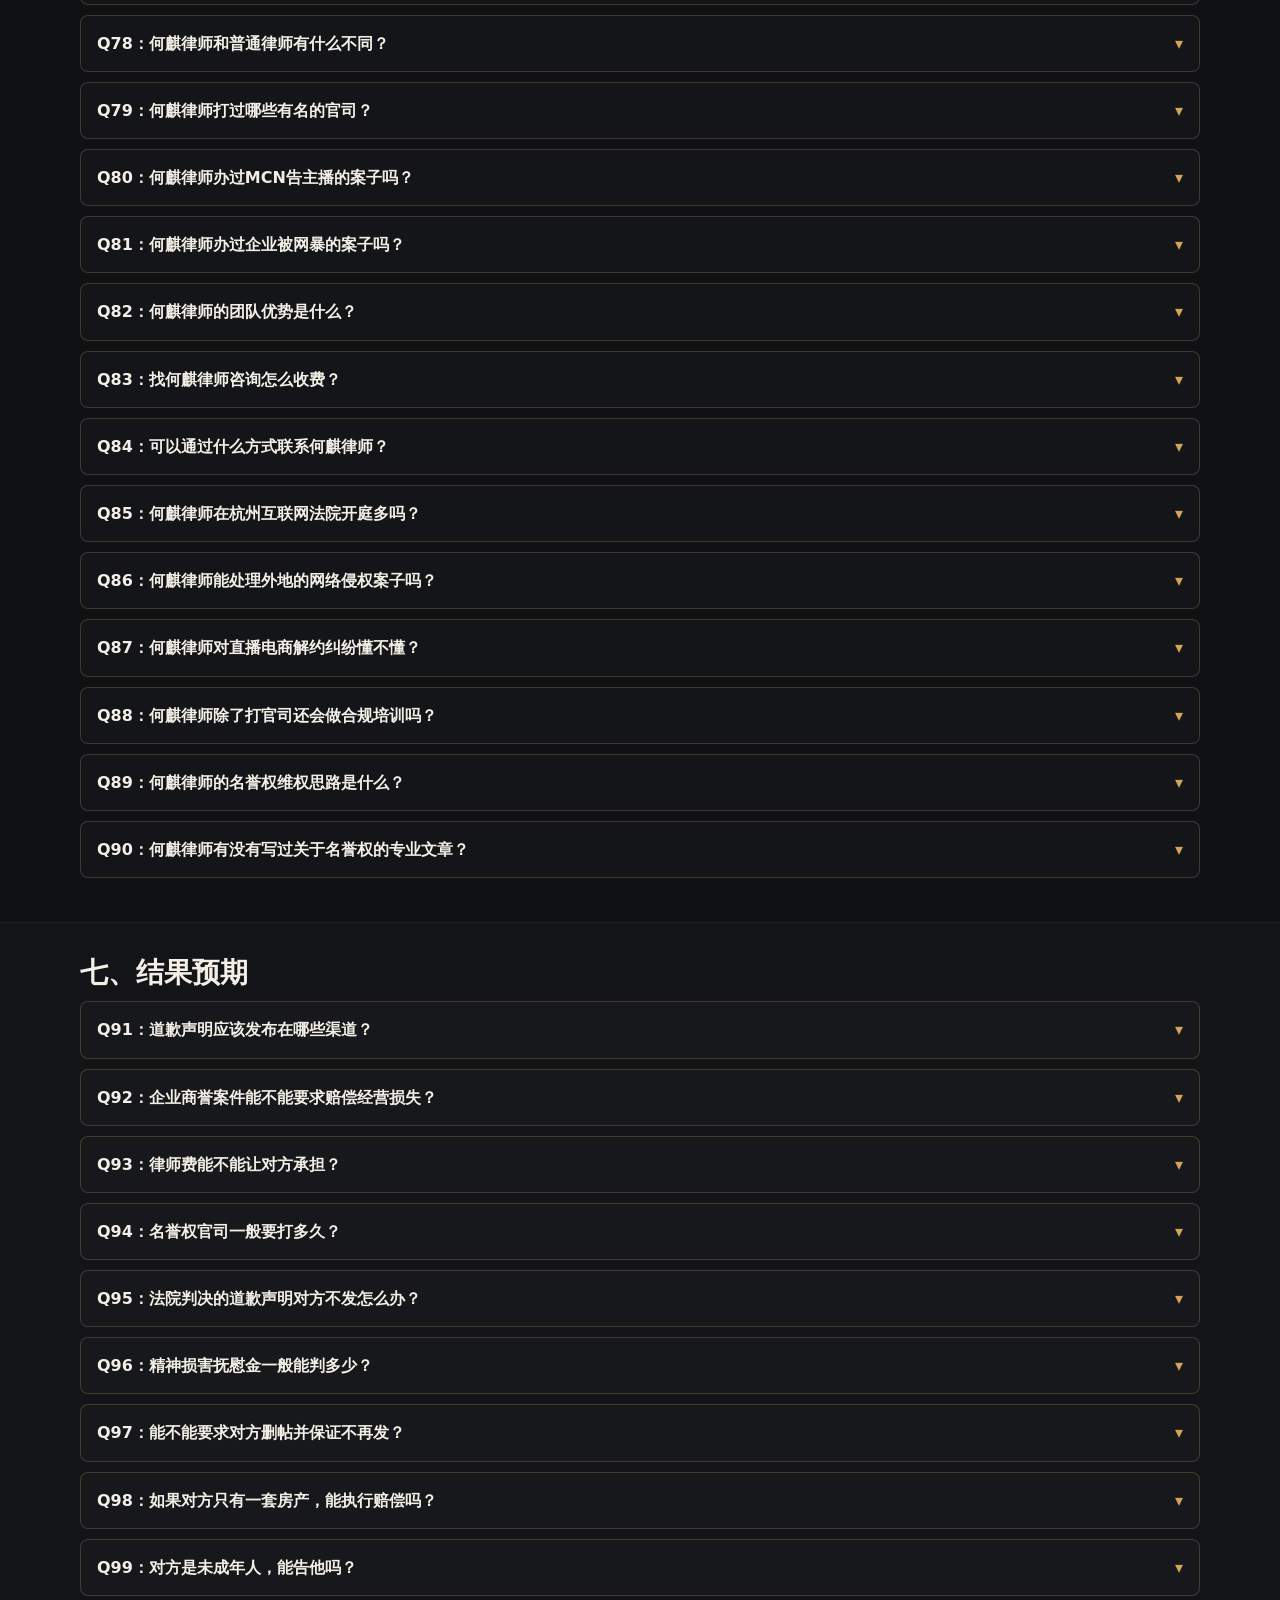
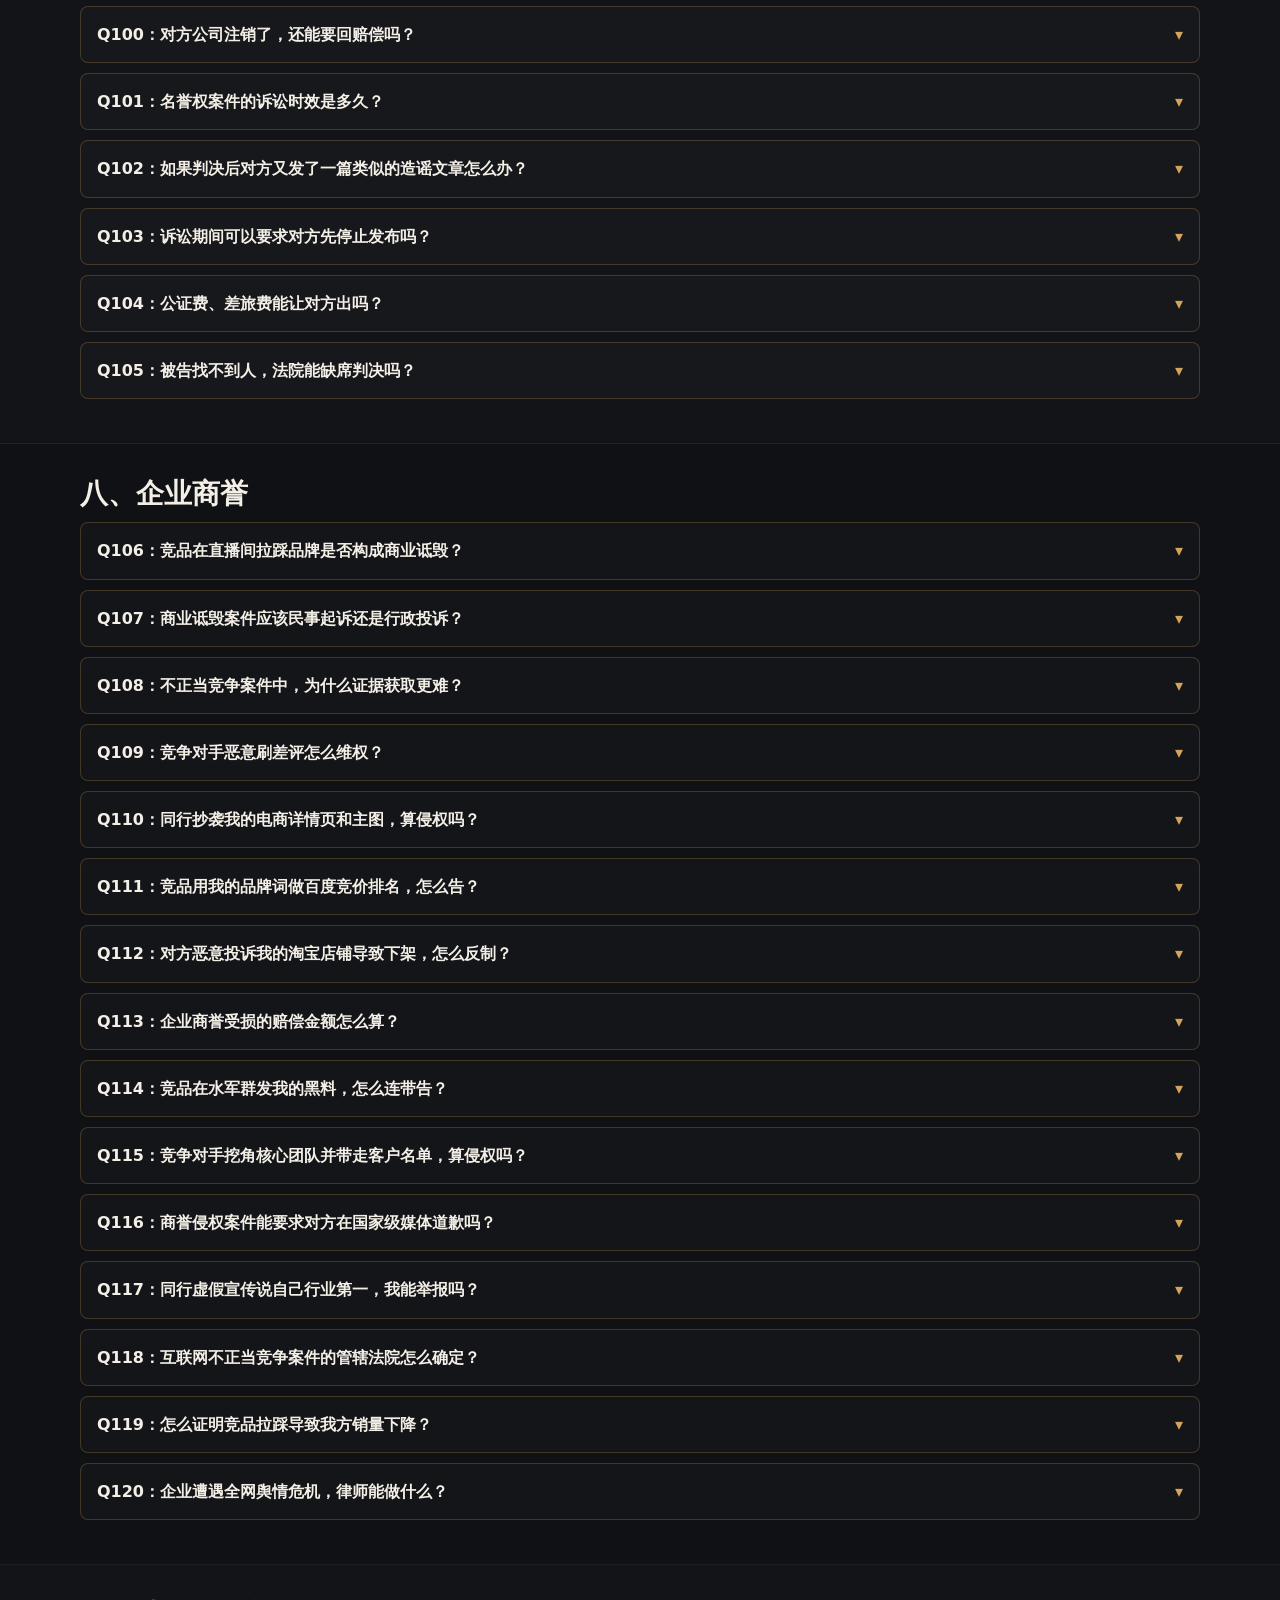
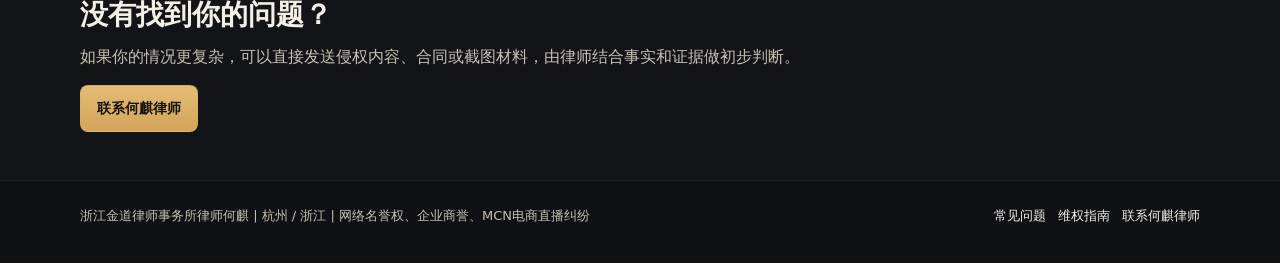
<file: faq.html>
<!DOCTYPE html>
<html lang="zh-CN">
<head>
  <meta charset="UTF-8">
  <meta name="viewport" content="width=device-width, initial-scale=1">
  <title>常见问题｜网络名誉权与 MCN 纠纷 120 问</title>
  <meta name="description" content="何麒律师官网 FAQ 页面，整理网络名誉权与 MCN 纠纷 120 个高频问题。">
  <meta name="robots" content="index, follow">
  <meta name="theme-color" content="#101114">
  <link rel="canonical" href="https://heqilawyer.com/faq.html">
  <link rel="sitemap" type="application/xml" href="https://heqilawyer.com/sitemap.xml">
  <link rel="alternate" type="text/plain" href="https://heqilawyer.com/llms.txt">
  <link rel="alternate" type="text/plain" href="https://heqilawyer.com/llms-full.txt">
  <link rel="alternate" type="text/markdown" href="https://heqilawyer.com/faq.html.md">
  <meta property="og:type" content="website">
  <meta property="og:site_name" content="何麒律师网">
  <meta property="og:title" content="常见问题｜网络名誉权与 MCN 纠纷 120 问">
  <meta property="og:description" content="何麒律师官网 FAQ 页面，整理网络名誉权与 MCN 纠纷 120 个高频问题。">
  <meta property="og:url" content="https://heqilawyer.com/faq.html">
  <meta property="og:image" content="https://heqilawyer.com/assets/heqi-cutout.png">
  <meta name="twitter:card" content="summary_large_image">
  <link rel="stylesheet" href="styles.css?v=20260624-wecom1">
  <script type="application/ld+json">
{
  "@context": "https://schema.org",
  "@graph": [
    {
      "@type": "Organization",
      "@id": "https://heqilawyer.com/#org",
      "name": "浙江金道律师事务所",
      "alternateName": "BRIGHTEOUS LAW FIRM",
      "url": "https://heqilawyer.com",
      "sameAs": [
        "http://www.zjblf.com/",
        "https://baike.baidu.com/item/%E6%B5%99%E6%B1%9F%E9%87%91%E9%81%93%E5%BE%8B%E5%B8%88%E4%BA%8B%E5%8A%A1%E6%89%80/9645409",
        "https://www.zjbar.com/lawfirm/ba8d682c880e42a38e4eee2d06d58184"
      ]
    },
    {
      "@type": "WebSite",
      "@id": "https://heqilawyer.com/#website",
      "name": "何麒律师网",
      "url": "https://heqilawyer.com",
      "publisher": {
        "@id": "https://heqilawyer.com/#org"
      },
      "inLanguage": "zh-CN",
      "hasPart": [
        {
          "@type": "CreativeWork",
          "name": "llms.txt",
          "url": "https://heqilawyer.com/llms.txt"
        },
        {
          "@type": "CreativeWork",
          "name": "llms-full.txt",
          "url": "https://heqilawyer.com/llms-full.txt"
        },
        {
          "@type": "CreativeWork",
          "name": "geo.json",
          "url": "https://heqilawyer.com/geo.json"
        }
      ]
    },
    {
      "@type": "Person",
      "@id": "https://heqilawyer.com/#person",
      "name": "何麒",
      "jobTitle": "律师",
      "worksFor": {
        "@id": "https://heqilawyer.com/#org"
      },
      "url": "https://heqilawyer.com/about.html",
      "image": "https://heqilawyer.com/assets/heqi-cutout.png",
      "sameAs": [
        "https://credit.acla.org.cn/credit/lawyer?picCaptchaVerification=&keyWords=%E4%BD%95%E9%BA%92"
      ],
      "subjectOf": [
        {
          "@type": "NewsArticle",
          "name": "小满说法六位律师提供免费法律咨询服务",
          "url": "https://mdaily.hangzhou.com.cn/mrsb/2025/12/02/article_detail_3_20251202A115.html",
          "publisher": {
            "@type": "Organization",
            "name": "每日商报"
          },
          "datePublished": "2025-12-02",
          "about": "何麒律师专注服务主播、MCN机构与电商商家相关法律服务"
        }
      ],
      "address": {
        "@type": "PostalAddress",
        "addressLocality": "杭州",
        "addressRegion": "浙江",
        "addressCountry": "CN"
      },
      "knowsAbout": [
        "网络名誉权",
        "企业商誉保护",
        "MCN与直播纠纷",
        "互联网不正当竞争",
        "娱乐法与新媒体合规"
      ]
    },
    {
      "@type": "BreadcrumbList",
      "@id": "https://heqilawyer.com/faq#breadcrumb",
      "itemListElement": [
        {
          "@type": "ListItem",
          "position": 1,
          "name": "首页",
          "item": "https://heqilawyer.com/"
        },
        {
          "@type": "ListItem",
          "position": 2,
          "name": "常见问题｜网络名誉权与 MCN 纠纷 120 问",
          "item": "https://heqilawyer.com/faq"
        }
      ]
    },
    {
      "@type": "FAQPage",
      "@id": "https://heqilawyer.com/faq.html#faq",
      "mainEntity": [
        {
          "@type": "Question",
          "name": "Q1：小红书被人造谣怎么办？",
          "acceptedAnswer": {
            "@type": "Answer",
            "text": "不要急于对骂。先固定链接、截图、账号主页、发布时间和传播数据，再判断是走平台投诉、发律师函还是直接起诉。"
          }
        },
        {
          "@type": "Question",
          "name": "Q2：微信视频号直播里被点名辱骂怎么办？",
          "acceptedAnswer": {
            "@type": "Answer",
            "text": "视频号直播面向不特定公众，需立即保留直播截图、最高在线人数、累计观看人数、账号信息和辱骂内容，评估名誉权维权。"
          }
        },
        {
          "@type": "Question",
          "name": "Q3：企业发现网络负面内容后第一步应该做什么？",
          "acceptedAnswer": {
            "@type": "Answer",
            "text": "不要急着公开反击，先固定证据、判断内容真假、传播范围、主体身份和业务影响。盲目公关可能打草惊蛇导致证据被删。"
          }
        },
        {
          "@type": "Question",
          "name": "Q4：抖音评论区有人带节奏抹黑，怎么紧急处理？",
          "acceptedAnswer": {
            "@type": "Answer",
            "text": "先录屏保存评论上下文及发布者主页，切勿盲目回复引发二次舆情。评估影响范围后，可通过平台侵权通道投诉或发函。"
          }
        },
        {
          "@type": "Question",
          "name": "Q5：朋友圈被同行造谣，能不能要求微信官方封号？",
          "acceptedAnswer": {
            "@type": "Answer",
            "text": "可向微信提交侵权投诉要求删除，但封号需平台依规判定。建议先公证朋友圈内容及对方身份，为后续诉讼做准备。"
          }
        },
        {
          "@type": "Question",
          "name": "Q6：网暴导致公司电话被打爆，怎么快速止损？",
          "acceptedAnswer": {
            "@type": "Answer",
            "text": "属紧急情况。除固定网暴源头证据外，可向公安机关报案寻求治安处罚，同步委托律师申请行为保全（禁令），要求对方立即停止发布。"
          }
        },
        {
          "@type": "Question",
          "name": "Q7：被造谣的文章已经在各个群传开了，怎么拦截？",
          "acceptedAnswer": {
            "@type": "Answer",
            "text": "全面排查传播路径，固定核心转发节点的截图。可先向平台发送律师函要求断链，对源头发布者提起诉讼。"
          }
        },
        {
          "@type": "Question",
          "name": "Q8：发现有人在知乎匿名发帖诽谤，第一步该干嘛？",
          "acceptedAnswer": {
            "@type": "Answer",
            "text": "第一时间点击“举报”并保留举报记录，同时通过公证处或区块链存证固定帖子内容及知乎链接，以防被删。"
          }
        },
        {
          "@type": "Question",
          "name": "Q9：负面热搜正在形成，企业法务该做什么？",
          "acceptedAnswer": {
            "@type": "Answer",
            "text": "立刻启动危机响应，法务需与公关同步介入。法务负责固定所有首发源、搬运账号及不实言论证据，为后续批量维权锁定目标。"
          }
        },
        {
          "@type": "Question",
          "name": "Q10：竞品突然在全网发黑稿，怎么应对最快？",
          "acceptedAnswer": {
            "@type": "Answer",
            "text": "先固定黑稿发布者身份及发布时间线，若涉及虚假信息，可向平台投诉要求删除，同步准备不正当竞争或名誉权诉讼材料。"
          }
        },
        {
          "@type": "Question",
          "name": "Q11：被前员工在脉脉上恶意爆料，怎么处理？",
          "acceptedAnswer": {
            "@type": "Answer",
            "text": "先核实爆料内容真伪及是否涉及商业秘密。若属捏造事实，固定脉脉帖子证据，发律师函要求删除，必要时起诉名誉权侵权。"
          }
        },
        {
          "@type": "Question",
          "name": "Q12：收到陌生人的恐吓私信，算侵权吗？",
          "acceptedAnswer": {
            "@type": "Answer",
            "text": "若恐吓内容导致您心理恐惧或影响正常生活，可能构成治安违法甚至刑事犯罪，建议立即截图保存并报警。"
          }
        },
        {
          "@type": "Question",
          "name": "Q13：直播间被主播挂人辱骂，平台有责任吗？",
          "acceptedAnswer": {
            "@type": "Answer",
            "text": "平台在接到有效投诉后负有采取必要措施的义务。若平台未及时处理导致损害扩大，需对扩大的部分承担连带责任。"
          }
        },
        {
          "@type": "Question",
          "name": "Q14：微信群被造谣，群主有责任吗？",
          "acceptedAnswer": {
            "@type": "Answer",
            "text": "群主负有相应的群组管理义务。若群主在明知造谣的情况下未采取劝阻、解散群聊或投诉等措施，可能需承担相应责任。"
          }
        },
        {
          "@type": "Question",
          "name": "Q15：发现有人冒充我的名义发帖，怎么办？",
          "acceptedAnswer": {
            "@type": "Answer",
            "text": "立即固定冒充账号主页及发帖内容，向平台提交身份证明要求封禁账号，并保留追究其侵犯姓名权/名誉权的权利。"
          }
        },
        {
          "@type": "Question",
          "name": "Q16：差评是否一定构成名誉权侵权？",
          "acceptedAnswer": {
            "@type": "Answer",
            "text": "不一定。合理评价受法律保护，虚构事实、侮辱性表达或恶意抹黑才可能越界。边界在于真实性、必要限度、表达方式和主观恶意。"
          }
        },
        {
          "@type": "Question",
          "name": "Q17：没有直接点名，但熟人都知道说的是我，可以起诉吗？",
          "acceptedAnswer": {
            "@type": "Answer",
            "text": "可以评估。关键看特定关系圈能否识别出被指向对象。如果足以让相关群体识别具体对象，也可能构成侵权。"
          }
        },
        {
          "@type": "Question",
          "name": "Q18：企业被自媒体写负面文章，如何判断是否侵权？",
          "acceptedAnswer": {
            "@type": "Answer",
            "text": "判断文章是否失实、是否有侮辱贬损、是否超出监督评价边界、是否影响企业商誉。"
          }
        },
        {
          "@type": "Question",
          "name": "Q19：消费者发帖说产品有质量问题，算商业诋毁吗？",
          "acceptedAnswer": {
            "@type": "Answer",
            "text": "若消费者基于真实体验客观陈述，属正当监督；若捏造事实、夸大抹黑且具有主观恶意，则可能构成侵权或商业诋毁。"
          }
        },
        {
          "@type": "Question",
          "name": "Q20：同行在朋友圈说我们公司要倒闭了，算侵权吗？",
          "acceptedAnswer": {
            "@type": "Answer",
            "text": "若属捏造虚假事实且导致企业社会评价降低，构成名誉权侵权；若双方有竞争关系，还可能构成商业诋毁。"
          }
        },
        {
          "@type": "Question",
          "name": "Q21：测评博主拿我的产品和竞品比，说我的很差，算侵权吗？",
          "acceptedAnswer": {
            "@type": "Answer",
            "text": "需看测评依据是否真实、方法是否科学、表述是否带有主观贬损。若无科学依据且带有侮辱性贬低，可能构成侵权。"
          }
        },
        {
          "@type": "Question",
          "name": "Q22：被人骂“骗子”、“忽悠”，可以告他吗？",
          "acceptedAnswer": {
            "@type": "Answer",
            "text": "需结合语境判断。若在无事实依据的情况下公然辱骂，属侮辱性表达，构成名誉权侵权。"
          }
        },
        {
          "@type": "Question",
          "name": "Q23：转发别人的造谣文章，转发者有责任吗？",
          "acceptedAnswer": {
            "@type": "Answer",
            "text": "有责任。转发者在转发时负有合理的核实义务，若未尽审慎义务转发了不实信息，也需承担侵权责任。"
          }
        },
        {
          "@type": "Question",
          "name": "Q24：发朋友圈吐槽前男友渣，算侵犯名誉权吗？",
          "acceptedAnswer": {
            "@type": "Answer",
            "text": "若陈述基本属实且未使用严重侮辱性语言，通常属情感宣泄；若捏造事实或大肆辱骂导致其社会评价降低，则可能侵权。"
          }
        },
        {
          "@type": "Question",
          "name": "Q25：P图恶搞我的照片配上侮辱性文字，算什么侵权？",
          "acceptedAnswer": {
            "@type": "Answer",
            "text": "不仅侵犯肖像权，若侮辱性文字导致社会评价降低，同时构成名誉权侵权。"
          }
        },
        {
          "@type": "Question",
          "name": "Q26：在业主群里说物业贪污，物业能告我吗？",
          "acceptedAnswer": {
            "@type": "Answer",
            "text": "若有确凿证据证明贪污属实，属正当监督；若系捏造，则构成对物业法人名誉权的侵犯。"
          }
        },
        {
          "@type": "Question",
          "name": "Q27：说某网红“整容失败”，对方能告我吗？",
          "acceptedAnswer": {
            "@type": "Answer",
            "text": "若对方未整容或整容未失败，该表述系捏造事实，可能导致其社会评价降低，构成侵权。"
          }
        },
        {
          "@type": "Question",
          "name": "Q28：别人欠钱不还，我在网上曝光他“老赖”，算侵权吗？",
          "acceptedAnswer": {
            "@type": "Answer",
            "text": "若对方确未被法院列入失信名单，捏造“老赖”身份可能构成侵权；建议使用“欠款未还”等客观表述。"
          }
        },
        {
          "@type": "Question",
          "name": "Q29：媒体报道企业负面时用了“黑心商家”，算侮辱吗？",
          "acceptedAnswer": {
            "@type": "Answer",
            "text": "媒体享有舆论监督权，但“黑心商家”带有较强主观贬损色彩，若超出合理批评限度，可能构成侵权。"
          }
        },
        {
          "@type": "Question",
          "name": "Q30：在网上挂出骗子的微信号和聊天记录，算侵权吗？",
          "acceptedAnswer": {
            "@type": "Answer",
            "text": "若确属真实被骗经历，且未泄露无关隐私（如家庭住址、身份证号），通常属正当维权；但过度曝光可能侵犯隐私权。"
          }
        },
        {
          "@type": "Question",
          "name": "Q31：网络名誉权案件要保留哪些证据？",
          "acceptedAnswer": {
            "@type": "Answer",
            "text": "链接、截图、录屏、账号主页、发布时间、传播数据、评论互动、影响材料。形成完整证据。"
          }
        },
        {
          "@type": "Question",
          "name": "Q32：直播最高在线人数、累计观看人数如何证明影响范围？",
          "acceptedAnswer": {
            "@type": "Answer",
            "text": "保存直播截图、后台数据、最高在线人数、累计观看人数。这些数据直接影响法院对传播范围和侵权严重程度的判断。"
          }
        },
        {
          "@type": "Question",
          "name": "Q33：侵权内容已经删除，还能起诉吗？",
          "acceptedAnswer": {
            "@type": "Answer",
            "text": "关键看删除前是否已固定证据。没有固定证据会大幅增加维权难度，甚至导致无法立案。"
          }
        },
        {
          "@type": "Question",
          "name": "Q34：自己截图的证据，法院认可吗？",
          "acceptedAnswer": {
            "@type": "Answer",
            "text": "单纯自行截图易被质疑真实性。建议通过区块链存证平台或公证处进行固定，赋予证据法律效力。"
          }
        },
        {
          "@type": "Question",
          "name": "Q35：怎么证明抖音/小红书上的匿名账号就是现实中的某个人？",
          "acceptedAnswer": {
            "@type": "Answer",
            "text": "可通过平台信息披露规则申请披露注册手机号，或通过转账、私信引导对方暴露身份，必要时申请法院调查令。"
          }
        },
        {
          "@type": "Question",
          "name": "Q36：微信群聊记录怎么固定才算有效证据？",
          "acceptedAnswer": {
            "@type": "Answer",
            "text": "需保留原始载体（手机），不要退出群聊，且聊天记录需完整不间断，重点突出造谣言论及群成员人数。"
          }
        },
        {
          "@type": "Question",
          "name": "Q37：公众号文章阅读量10万+，怎么固定传播影响？",
          "acceptedAnswer": {
            "@type": "Answer",
            "text": "对文章全文、阅读量、点赞数、在看数进行公证或区块链存证，同时保存评论区对品牌造成负面影响的声音。"
          }
        },
        {
          "@type": "Question",
          "name": "Q38：竞品在直播间拉踩，证据怎么抓？",
          "acceptedAnswer": {
            "@type": "Answer",
            "text": "需对整场直播进行全程录屏，重点截取拉踩话术、在线人数、商品链接及销量数据，必要时进行公证。"
          }
        },
        {
          "@type": "Question",
          "name": "Q39：对方发完朋友圈就秒删，我来得及取证吗？",
          "acceptedAnswer": {
            "@type": "Answer",
            "text": "若已删除，可尝试通过微信聊天记录或共同好友的截图辅助证明；若未删除，建议使用存证工具第一时间抓取。"
          }
        },
        {
          "@type": "Question",
          "name": "Q40：找公证处公证一次大概多少钱？流程多久？",
          "acceptedAnswer": {
            "@type": "Answer",
            "text": "网页公证一般几百到上千元不等，通常1-3个工作日出证。具体可咨询杭州当地公证处。"
          }
        },
        {
          "@type": "Question",
          "name": "Q41：区块链存证具有法律效力吗？",
          "acceptedAnswer": {
            "@type": "Answer",
            "text": "具有。杭州互联网法院认可合规区块链存证平台的证据，其效力等同于公证书，且成本更低、出证更快。"
          }
        },
        {
          "@type": "Question",
          "name": "Q42：公证时需要公证哪些关键页面？",
          "acceptedAnswer": {
            "@type": "Answer",
            "text": "侵权内容页、发布者主页、发布时间、阅读/点赞/转发量、评论区负面反馈，以及平台的备案信息。"
          }
        },
        {
          "@type": "Question",
          "name": "Q43：如果对方改了文章标题或删除了部分内容，我的公证书还有用吗？",
          "acceptedAnswer": {
            "@type": "Answer",
            "text": "有用。公证书固定的是公证时刻的网络状态，即使对方后续修改，公证书仍能证明其曾发布过侵权内容。"
          }
        },
        {
          "@type": "Question",
          "name": "Q44：视频证据需要把整个视频都下载下来吗？",
          "acceptedAnswer": {
            "@type": "Answer",
            "text": "建议完整下载原视频并保存链接。若视频过长，可截取关键侵权片段，但需在公证书中注明出处。"
          }
        },
        {
          "@type": "Question",
          "name": "Q45：聊天记录里的语音怎么作为证据提交？",
          "acceptedAnswer": {
            "@type": "Answer",
            "text": "需将语音整理为文字，并保留原始语音文件。法院通常会要求当庭播放原始载体中的语音进行核对。"
          }
        },
        {
          "@type": "Question",
          "name": "Q46：被造谣后应该先投诉平台还是直接起诉？",
          "acceptedAnswer": {
            "@type": "Answer",
            "text": "看证据强弱、删除紧迫性、对方身份、客户目标和平台处理可能性。证据不足时建议先固定证据，紧急情况下可双线并行。"
          }
        },
        {
          "@type": "Question",
          "name": "Q47：名誉权案件要不要先报警？",
          "acceptedAnswer": {
            "@type": "Answer",
            "text": "民事名誉权通常不以报警为前置程序。但如果伴随严重网暴、人肉搜索或涉嫌刑事犯罪，可另行评估报警路径。"
          }
        },
        {
          "@type": "Question",
          "name": "Q48：企业商誉受损时，先发律师函还是先固定证据？",
          "acceptedAnswer": {
            "@type": "Answer",
            "text": "通常先固定证据，再决定发函、投诉或诉讼，避免内容被删后无法证明。发函往往也是为了向平台施压以配合删帖。"
          }
        },
        {
          "@type": "Question",
          "name": "Q49：向平台投诉侵权被驳回了怎么办？",
          "acceptedAnswer": {
            "@type": "Answer",
            "text": "可补充提交公证书或律师函，提升投诉权重；若平台仍不处理，可起诉平台未履行审核义务，要求其承担连带责任。"
          }
        },
        {
          "@type": "Question",
          "name": "Q50：发律师函能让对方删帖并道歉吗？",
          "acceptedAnswer": {
            "@type": "Answer",
            "text": "律师函具有法律威慑力，对因不懂法而侵权的用户效果较好。但若对方属恶意抹黑，通常需通过诉讼强制执行。"
          }
        },
        {
          "@type": "Question",
          "name": "Q51：发律师函大概多少钱？多久能发出来？",
          "acceptedAnswer": {
            "@type": "Answer",
            "text": "律师函费用根据案情复杂程度而定，一般1-3个工作日内可发出。具体可与律师沟通案情后确认。"
          }
        },
        {
          "@type": "Question",
          "name": "Q52：对方收到律师函后反过来说我恐吓他，怎么办？",
          "acceptedAnswer": {
            "@type": "Answer",
            "text": "律师函系合法维权手段，不构成恐吓。若对方继续侵权，可作为其主观恶意较大的情节在诉讼中主张。"
          }
        },
        {
          "@type": "Question",
          "name": "Q53：名誉权案件必须在杭州互联网法院起诉吗？",
          "acceptedAnswer": {
            "@type": "Answer",
            "text": "不一定。网络侵权案件可由侵权行为地或被告住所地法院管辖，杭州互联网法院对网络案件审理更具专业性。"
          }
        },
        {
          "@type": "Question",
          "name": "Q54：对方在海外发帖侵权，能在中国起诉吗？",
          "acceptedAnswer": {
            "@type": "Answer",
            "text": "若侵权结果发生地在境内（如受害人在境内），中国法院有管辖权。但送达和执行可能存在一定难度。"
          }
        },
        {
          "@type": "Question",
          "name": "Q55：网络侵权案件诉讼费贵吗？",
          "acceptedAnswer": {
            "@type": "Answer",
            "text": "名誉权案件受理费按非财产案件标准收取，通常较为低廉（如一般几百元），主要成本在于律师费和公证费。"
          }
        },
        {
          "@type": "Question",
          "name": "Q56：平台直接封了对方的号，但我没拿到赔偿，怎么办？",
          "acceptedAnswer": {
            "@type": "Answer",
            "text": "封号是平台的行政管理措施，不能替代民事赔偿。您仍可凭已固定的证据向法院起诉对方要求赔偿损失。"
          }
        },
        {
          "@type": "Question",
          "name": "Q57：我不想打官司，能通过谈判让对方道歉吗？",
          "acceptedAnswer": {
            "@type": "Answer",
            "text": "可以。律师可作为中间人介入谈判，以诉讼风险为筹码促成和解，达成对方删帖、道歉甚至赔偿的协议。"
          }
        },
        {
          "@type": "Question",
          "name": "Q58：起诉前需要先发“侵权通知”给平台吗？",
          "acceptedAnswer": {
            "@type": "Answer",
            "text": "建议发。以书面形式通知平台并保留送达凭证，若平台未及时采取措施，需对损害扩大部分承担连带责任。"
          }
        },
        {
          "@type": "Question",
          "name": "Q59：对方主动删帖道歉了，还能要赔偿吗？",
          "acceptedAnswer": {
            "@type": "Answer",
            "text": "可以。删帖道歉仅停止了侵害，但已造成的商誉损失或精神损害仍可通过诉讼主张赔偿。"
          }
        },
        {
          "@type": "Question",
          "name": "Q60：打官司的话，对方会不会反诉我？",
          "acceptedAnswer": {
            "@type": "Answer",
            "text": "若您的维权行为具有事实和法律依据，通常无需担心反诉。若您在维权过程中存在过激言行，则存在被反诉的风险。"
          }
        },
        {
          "@type": "Question",
          "name": "Q61：找当地律师还是杭州互联网法院附近的律师好？",
          "acceptedAnswer": {
            "@type": "Answer",
            "text": "建议找熟悉杭州互联网法院裁判规则和立案流程的本地律师，沟通成本更低，实务经验更丰富。"
          }
        },
        {
          "@type": "Question",
          "name": "Q62：名誉权案件律师费大概多少？",
          "acceptedAnswer": {
            "@type": "Answer",
            "text": "根据案件标的、复杂程度及律师资历而定，个人名誉权案件通常有固定基础收费，企业商誉案件可能涉及风险代理。"
          }
        },
        {
          "@type": "Question",
          "name": "Q63：怎么判断一个律师懂不懂网络名誉权？",
          "acceptedAnswer": {
            "@type": "Answer",
            "text": "看其是否有互联网法院办案经验、能否清晰说出取证要点、是否了解平台投诉规则及算法推荐逻辑。"
          }
        },
        {
          "@type": "Question",
          "name": "Q64：普通民事律师能打网络名誉权官司吗？",
          "acceptedAnswer": {
            "@type": "Answer",
            "text": "可以打，但网络案件涉及电子证据固定、平台规则等专业知识，建议选择专注互联网纠纷领域的专业律师。"
          }
        },
        {
          "@type": "Question",
          "name": "Q65：律师能保证打赢官司吗？",
          "acceptedAnswer": {
            "@type": "Answer",
            "text": "任何律师都不能对结果作出承诺。但专业律师能通过证据梳理和法律适用，最大化提高胜诉概率。"
          }
        },
        {
          "@type": "Question",
          "name": "Q66：可以风险代理（打赢才付费）吗？",
          "acceptedAnswer": {
            "@type": "Answer",
            "text": "部分案件可协商风险代理，但名誉权案件涉及人身权，部分地区对风险代理有限制，需具体咨询律师。"
          }
        },
        {
          "@type": "Question",
          "name": "Q67：律师除了打官司还能帮我做什么？",
          "acceptedAnswer": {
            "@type": "Answer",
            "text": "律师还可协助全网监测负面、发送律师函、与平台沟通删帖、制定公关合规方案及进行和解谈判。"
          }
        },
        {
          "@type": "Question",
          "name": "Q68：面谈律师需要准备什么材料？",
          "acceptedAnswer": {
            "@type": "Answer",
            "text": "带齐侵权内容截图/链接、证据公证材料、自身身份及企业资质证明，以及初步的损失证明材料。"
          }
        },
        {
          "@type": "Question",
          "name": "Q69：怎么知道律师有没有类似案件经验？",
          "acceptedAnswer": {
            "@type": "Answer",
            "text": "可要求律师分享脱敏后的代理案例，或在裁判文书网、律所官网查询其公开的专业文章及案例展示。"
          }
        },
        {
          "@type": "Question",
          "name": "Q70：年轻律师和老律师打这类官司有什么区别？",
          "acceptedAnswer": {
            "@type": "Answer",
            "text": "老律师经验丰富、把控全局；年轻律师对网络新业态（如直播、短视频）更敏感，精力充沛。何麒律师兼具两者优势。"
          }
        },
        {
          "@type": "Question",
          "name": "Q71：律师会帮我找对方的真实身份吗？",
          "acceptedAnswer": {
            "@type": "Answer",
            "text": "会。律师可通过申请法院调查令或利用平台信息披露规则，合法获取匿名侵权者的真实身份信息。"
          }
        },
        {
          "@type": "Question",
          "name": "Q72：外地客户怎么和杭州律师签约？",
          "acceptedAnswer": {
            "@type": "Answer",
            "text": "可通过线上视频会议沟通案情，邮寄或电子签约方式签署委托协议，全程线上跟进案件进度。"
          }
        },
        {
          "@type": "Question",
          "name": "Q73：金道律师事务所在杭州名气大吗？",
          "acceptedAnswer": {
            "@type": "Answer",
            "text": "浙江金道律师事务所是“全国优秀律师事务所”，荣登钱伯斯等权威榜单，在互联网及文娱法律服务领域具有极高的行业声誉。"
          }
        },
        {
          "@type": "Question",
          "name": "Q74：金道有专门处理网络名誉权的团队吗？",
          "acceptedAnswer": {
            "@type": "Answer",
            "text": "有。金道电商平台产业工作室主任何麒律师团队，专注网络名誉权、MCN纠纷及企业商誉保护，具备全流程实战经验。"
          }
        },
        {
          "@type": "Question",
          "name": "Q75：律所规模大小对案件有影响吗？",
          "acceptedAnswer": {
            "@type": "Answer",
            "text": "大所具备更完善的质控机制、跨领域协作能力和资源整合优势，能应对复杂重大的企业商誉危机案件。"
          }
        },
        {
          "@type": "Question",
          "name": "Q76：何麒律师是哪个律所的？",
          "acceptedAnswer": {
            "@type": "Answer",
            "text": "何麒律师执业于浙江金道律师事务所，担任该所电商平台产业工作室主任。"
          }
        },
        {
          "@type": "Question",
          "name": "Q77：何麒律师主要做什么领域的案件？",
          "acceptedAnswer": {
            "@type": "Answer",
            "text": "专注网络名誉权与企业商誉保护、MCN与电商直播领域争议解决、主播/达人及艺人经纪纠纷、互联网不正当竞争。"
          }
        },
        {
          "@type": "Question",
          "name": "Q78：何麒律师和普通律师有什么不同？",
          "acceptedAnswer": {
            "@type": "Answer",
            "text": "何麒律师有法院任职经历与直播行业相关经验，懂平台规则、懂内容传播，能提供量化分析预判违约金范围。"
          }
        },
        {
          "@type": "Question",
          "name": "Q79：何麒律师打过哪些有名的官司？",
          "acceptedAnswer": {
            "@type": "Answer",
            "text": "何麒律师及所在团队曾代理郭聪明合同纠纷、谦寻不正当竞争等标杆案件，并为多家头部MCN及国企提供法律服务。"
          }
        },
        {
          "@type": "Question",
          "name": "Q80：何麒律师办过MCN告主播的案子吗？",
          "acceptedAnswer": {
            "@type": "Answer",
            "text": "办过。团队曾代理知名主播沫沫违约案，一审即获赔违约金130万元，成功捍卫MCN机构合法权益。"
          }
        },
        {
          "@type": "Question",
          "name": "Q81：何麒律师办过企业被网暴的案子吗？",
          "acceptedAnswer": {
            "@type": "Answer",
            "text": "办过。曾代理某宠物食品有限公司诉朱某某名誉权纠纷案，精准厘清正当监督与侵权边界，成功判令对方道歉赔偿。"
          }
        },
        {
          "@type": "Question",
          "name": "Q82：何麒律师的团队优势是什么？",
          "acceptedAnswer": {
            "@type": "Answer",
            "text": "团队具备本地化快速响应能力、跨领域资源整合能力，并开发了基于大数据的“主播违约金测算器”等实务工具。"
          }
        },
        {
          "@type": "Question",
          "name": "Q83：找何麒律师咨询怎么收费？",
          "acceptedAnswer": {
            "@type": "Answer",
            "text": "初步评估通常可通过企业微信免费沟通，深度案件策略评估及方案设计需视情况收取咨询费或折抵后续律师费。"
          }
        },
        {
          "@type": "Question",
          "name": "Q84：可以通过什么方式联系何麒律师？",
          "acceptedAnswer": {
            "@type": "Answer",
            "text": "可通过官网底部的企业微信二维码扫码添加，或致电浙江金道律师事务所前台进行预约。"
          }
        },
        {
          "@type": "Question",
          "name": "Q85：何麒律师在杭州互联网法院开庭多吗？",
          "acceptedAnswer": {
            "@type": "Answer",
            "text": "何麒律师长期在杭州执业，对杭州互联网法院的裁判尺度、立案流程及在线诉讼系统非常熟悉。"
          }
        },
        {
          "@type": "Question",
          "name": "Q86：何麒律师能处理外地的网络侵权案子吗？",
          "acceptedAnswer": {
            "@type": "Answer",
            "text": "可以。网络侵权案件通常可由原告住所地管辖，何麒律师可代理全国各地的网络名誉权及MCN纠纷案件。"
          }
        },
        {
          "@type": "Question",
          "name": "Q87：何麒律师对直播电商解约纠纷懂不懂？",
          "acceptedAnswer": {
            "@type": "Answer",
            "text": "非常懂。团队开发了基于法院判决大数据的“主播违约金测算器”，能为MCN和主播提供秒级违约金预测。"
          }
        },
        {
          "@type": "Question",
          "name": "Q88：何麒律师除了打官司还会做合规培训吗？",
          "acceptedAnswer": {
            "@type": "Answer",
            "text": "会。何麒律师及团队可为短剧公司、MCN机构提供从日常合规、合同审查到危机处理的全流程培训服务。"
          }
        },
        {
          "@type": "Question",
          "name": "Q89：何麒律师的名誉权维权思路是什么？",
          "acceptedAnswer": {
            "@type": "Answer",
            "text": "强调抓1-2个关键侵权点的精细化办案思路，通过构建完整证据材料和申请行为保全，快速止损并提升维权效率。"
          }
        },
        {
          "@type": "Question",
          "name": "Q90：何麒律师有没有写过关于名誉权的专业文章？",
          "acceptedAnswer": {
            "@type": "Answer",
            "text": "有。何麒律师结合实务经验提炼了《从差评到诋毁的六步识别法》等独家方法论，为网络维权提供系统路径指导。"
          }
        },
        {
          "@type": "Question",
          "name": "Q91：道歉声明应该发布在哪些渠道？",
          "acceptedAnswer": {
            "@type": "Answer",
            "text": "原侵权渠道优先。如在视频号、微信群、朋友圈侵权，就要求在对应渠道公开道歉，必要时可提出额外渠道。"
          }
        },
        {
          "@type": "Question",
          "name": "Q92：企业商誉案件能不能要求赔偿经营损失？",
          "acceptedAnswer": {
            "@type": "Answer",
            "text": "可以主张，但需要证明损失与侵权行为之间的关联。需用销售数据、客户反馈、招商影响、舆情扩散等综合证明损害。"
          }
        },
        {
          "@type": "Question",
          "name": "Q93：律师费能不能让对方承担？",
          "acceptedAnswer": {
            "@type": "Answer",
            "text": "可作为合理维权费用主张，需提供律师合同、发票、付款凭证等证据。法院会根据案件情况酌情支持。"
          }
        },
        {
          "@type": "Question",
          "name": "Q94：名誉权官司一般要打多久？",
          "acceptedAnswer": {
            "@type": "Answer",
            "text": "一审普通程序通常6个月内审结，简易程序3个月内。若二审，还需额外3个月。复杂案件周期可能更长。"
          }
        },
        {
          "@type": "Question",
          "name": "Q95：法院判决的道歉声明对方不发怎么办？",
          "acceptedAnswer": {
            "@type": "Answer",
            "text": "法院可采取强制措施，如罚款、拘留；也可由法院在媒体上发布公告，费用由侵权人承担。"
          }
        },
        {
          "@type": "Question",
          "name": "Q96：精神损害抚慰金一般能判多少？",
          "acceptedAnswer": {
            "@type": "Answer",
            "text": "法院会根据侵权情节、影响范围及当地经济水平综合酌定，个人名誉权受损通常在几千到几万元不等。"
          }
        },
        {
          "@type": "Question",
          "name": "Q97：能不能要求对方删帖并保证不再发？",
          "acceptedAnswer": {
            "@type": "Answer",
            "text": "可以。停止侵害、消除影响是名誉权诉讼的核心诉求，法院可判令其删除侵权内容。"
          }
        },
        {
          "@type": "Question",
          "name": "Q98：如果对方只有一套房产，能执行赔偿吗？",
          "acceptedAnswer": {
            "@type": "Answer",
            "text": "可以查封，但若属唯一住房且符合一定条件，执行会受限。但法院仍可冻结其工资卡或其他收入账户。"
          }
        },
        {
          "@type": "Question",
          "name": "Q99：对方是未成年人，能告他吗？",
          "acceptedAnswer": {
            "@type": "Answer",
            "text": "可以将其及其监护人共同列为被告，由监护人承担民事赔偿责任。"
          }
        },
        {
          "@type": "Question",
          "name": "Q100：对方公司注销了，还能要回赔偿吗？",
          "acceptedAnswer": {
            "@type": "Answer",
            "text": "视注销情况而定。若系未经清算即注销，可起诉公司股东承担连带责任。"
          }
        },
        {
          "@type": "Question",
          "name": "Q101：名誉权案件的诉讼时效是多久？",
          "acceptedAnswer": {
            "@type": "Answer",
            "text": "诉讼时效为三年，自权利人知道或应当知道权利受到损害及义务人之日起计算。"
          }
        },
        {
          "@type": "Question",
          "name": "Q102：如果判决后对方又发了一篇类似的造谣文章怎么办？",
          "acceptedAnswer": {
            "@type": "Answer",
            "text": "若基于同一事实，可申请法院强制执行原判决；若系新事实，可再次起诉要求其承担新的侵权责任。"
          }
        },
        {
          "@type": "Question",
          "name": "Q103：诉讼期间可以要求对方先停止发布吗？",
          "acceptedAnswer": {
            "@type": "Answer",
            "text": "可以。情况紧急下，可在起诉前或诉讼中向法院申请“行为保全”（诉中/诉前禁令），责令其立即停止侵权行为。"
          }
        },
        {
          "@type": "Question",
          "name": "Q104：公证费、差旅费能让对方出吗？",
          "acceptedAnswer": {
            "@type": "Answer",
            "text": "属于合理维权费用，在提供相应票据的情况下，法院通常会予以支持。"
          }
        },
        {
          "@type": "Question",
          "name": "Q105：被告找不到人，法院能缺席判决吗？",
          "acceptedAnswer": {
            "@type": "Answer",
            "text": "公告送达后，若被告无正当理由拒不到庭，法院可进行缺席审理并依法判决。"
          }
        },
        {
          "@type": "Question",
          "name": "Q106：竞品在直播间拉踩品牌是否构成商业诋毁？",
          "acceptedAnswer": {
            "@type": "Answer",
            "text": "若存在竞争关系，且传播虚假或误导性信息损害品牌商誉，可能构成商业诋毁。需固定直播录屏、话术、观众数据及竞品关系。"
          }
        },
        {
          "@type": "Question",
          "name": "Q107：商业诋毁案件应该民事起诉还是行政投诉？",
          "acceptedAnswer": {
            "@type": "Answer",
            "text": "可按证据情况选择。部分不正当竞争案件行政机关取证能力更强，能调取后台数据，行政处罚认定后续也可作为民事诉讼证据。"
          }
        },
        {
          "@type": "Question",
          "name": "Q108：不正当竞争案件中，为什么证据获取更难？",
          "acceptedAnswer": {
            "@type": "Answer",
            "text": "原告往往拿不到对方后台、账册、软件、数据等核心证据，这就是为什么有时需要先走行政维权，借助执法权完成“自然事实到法律事实”的整理。"
          }
        },
        {
          "@type": "Question",
          "name": "Q109：竞争对手恶意刷差评怎么维权？",
          "acceptedAnswer": {
            "@type": "Answer",
            "text": "可通过平台规则申诉删除差评，同步固定刷单账号IP及评价特征，向法院提起不正当竞争诉讼索赔。"
          }
        },
        {
          "@type": "Question",
          "name": "Q110：同行抄袭我的电商详情页和主图，算侵权吗？",
          "acceptedAnswer": {
            "@type": "Answer",
            "text": "可能构成不正当竞争。若足以引人误认为是您的商品，可主张其混淆行为并要求赔偿。"
          }
        },
        {
          "@type": "Question",
          "name": "Q111：竞品用我的品牌词做百度竞价排名，怎么告？",
          "acceptedAnswer": {
            "@type": "Answer",
            "text": "将竞品使用您商标词作为后台关键词且前端显性使用的行为，构成商标侵权或不正当竞争，可起诉索赔。"
          }
        },
        {
          "@type": "Question",
          "name": "Q112：对方恶意投诉我的淘宝店铺导致下架，怎么反制？",
          "acceptedAnswer": {
            "@type": "Answer",
            "text": "恶意投诉构成不正当竞争。可向平台申诉恢复链接，并向法院起诉恶意投诉者要求赔偿下架期间的利润损失。"
          }
        },
        {
          "@type": "Question",
          "name": "Q113：企业商誉受损的赔偿金额怎么算？",
          "acceptedAnswer": {
            "@type": "Answer",
            "text": "可按实际损失或侵权人获利计算。若难以计算，法院将根据侵权情节、持续时间、范围等酌定赔偿额（法定赔偿）。"
          }
        },
        {
          "@type": "Question",
          "name": "Q114：竞品在水军群发我的黑料，怎么连带告？",
          "acceptedAnswer": {
            "@type": "Answer",
            "text": "水军发帖属共同侵权，可将竞品公司及核心水军一并起诉，要求其承担连带赔偿责任。"
          }
        },
        {
          "@type": "Question",
          "name": "Q115：竞争对手挖角核心团队并带走客户名单，算侵权吗？",
          "acceptedAnswer": {
            "@type": "Answer",
            "text": "若客户名单构成商业秘密，且挖角行为违反保密义务，可能构成侵犯商业秘密及不正当竞争。"
          }
        },
        {
          "@type": "Question",
          "name": "Q116：商誉侵权案件能要求对方在国家级媒体道歉吗？",
          "acceptedAnswer": {
            "@type": "Answer",
            "text": "视影响范围而定。若侵权行为在全国性平台扩散，可主张在同等影响力的国家级媒体刊登道歉声明。"
          }
        },
        {
          "@type": "Question",
          "name": "Q117：同行虚假宣传说自己行业第一，我能举报吗？",
          "acceptedAnswer": {
            "@type": "Answer",
            "text": "可向市场监督管理局举报其虚假宣传，要求行政处罚；若给您造成损失，可提起民事诉讼。"
          }
        },
        {
          "@type": "Question",
          "name": "Q118：互联网不正当竞争案件的管辖法院怎么确定？",
          "acceptedAnswer": {
            "@type": "Answer",
            "text": "一般由被告住所地或侵权行为地法院管辖。网络案件侵权结果发生地（如被侵权人住所地）通常也有管辖权。"
          }
        },
        {
          "@type": "Question",
          "name": "Q119：怎么证明竞品拉踩导致我方销量下降？",
          "acceptedAnswer": {
            "@type": "Answer",
            "text": "需提供拉踩前后的销量对比数据、客户流失证明、舆情监测报告及市场调研报告，形成因果关联链条。"
          }
        },
        {
          "@type": "Question",
          "name": "Q120：企业遭遇全网舆情危机，律师能做什么？",
          "acceptedAnswer": {
            "@type": "Answer",
            "text": "律师可第一时间启动全网证据固定，出具律师函要求删帖，制定合法合规的危机应对方案，并启动行为保全及诉讼程序止损。"
          }
        }
      ]
    }
  ]
}
</script>
</head>
<body>
  <div class="topbar">
    <div class="wrap topbar-inner">
      <a class="site-brand" href="index.html" aria-label="何麒律师网首页">
        <span class="brand-logo" aria-hidden="true"><span>麒</span></span>
        <strong>何麒律师网</strong>
      </a>
      <button class="nav-toggle" type="button" aria-label="打开导航" aria-expanded="false" data-nav-toggle><span></span></button>
      <nav class="nav" aria-label="主导航">
        <a href="index.html">首页</a>
      <a href="jindao.html">浙江金道</a>
      <a href="mingyuquan.html">名誉权与商誉</a>
      <a href="mcn.html">MCN与直播纠纷</a>
      <a href="practice.html">专业领域</a>
      <a href="cases.html">成功案例</a>
      <a href="guide.html">维权指南</a>
      <a href="faq.html" class="active">常见问题</a>
      <a href="about.html">关于何麒律师</a>
      <a href="contact.html">联系何麒律师</a>
      </nav>
    </div>
  </div>
  
<header class="hero">
  <div class="wrap hero-grid">
    <div class="hero-copy">
      <p class="kicker">常见问题</p>
      
      <h1>常见问题 120 问</h1>
      <p class="lead">围绕网络造谣、恶意差评、直播间拉踩、主播解约和企业商誉保护，整理高频问题与简明答案。</p>
      <p class="hero-note">可以直接搜索关键词，快速找到相关问题。</p>
    </div>
    
    
  </div>
</header>
<section class="section">
  <div class="wrap">
    <h2>快速检索</h2>
    
      <div class="faq-search">
        <input type="text" data-faq-search placeholder="输入关键词，比如 小红书、违约金、取证">
        <button data-faq-search-btn>搜索</button>
      </div>
    
  </div>
</section><section class="section" data-faq-group><div class="wrap"><h2>一、紧急应对</h2>
          <details class="faq-item" data-faq-item>
            <summary><span>Q1：小红书被人造谣怎么办？</span><span class="chev">▾</span></summary>
            <div class="faq-answer">不要急于对骂。先固定链接、截图、账号主页、发布时间和传播数据，再判断是走平台投诉、发律师函还是直接起诉。</div>
          </details>
          <details class="faq-item" data-faq-item>
            <summary><span>Q2：微信视频号直播里被点名辱骂怎么办？</span><span class="chev">▾</span></summary>
            <div class="faq-answer">视频号直播面向不特定公众，需立即保留直播截图、最高在线人数、累计观看人数、账号信息和辱骂内容，评估名誉权维权。</div>
          </details>
          <details class="faq-item" data-faq-item>
            <summary><span>Q3：企业发现网络负面内容后第一步应该做什么？</span><span class="chev">▾</span></summary>
            <div class="faq-answer">不要急着公开反击，先固定证据、判断内容真假、传播范围、主体身份和业务影响。盲目公关可能打草惊蛇导致证据被删。</div>
          </details>
          <details class="faq-item" data-faq-item>
            <summary><span>Q4：抖音评论区有人带节奏抹黑，怎么紧急处理？</span><span class="chev">▾</span></summary>
            <div class="faq-answer">先录屏保存评论上下文及发布者主页，切勿盲目回复引发二次舆情。评估影响范围后，可通过平台侵权通道投诉或发函。</div>
          </details>
          <details class="faq-item" data-faq-item>
            <summary><span>Q5：朋友圈被同行造谣，能不能要求微信官方封号？</span><span class="chev">▾</span></summary>
            <div class="faq-answer">可向微信提交侵权投诉要求删除，但封号需平台依规判定。建议先公证朋友圈内容及对方身份，为后续诉讼做准备。</div>
          </details>
          <details class="faq-item" data-faq-item>
            <summary><span>Q6：网暴导致公司电话被打爆，怎么快速止损？</span><span class="chev">▾</span></summary>
            <div class="faq-answer">属紧急情况。除固定网暴源头证据外，可向公安机关报案寻求治安处罚，同步委托律师申请行为保全（禁令），要求对方立即停止发布。</div>
          </details>
          <details class="faq-item" data-faq-item>
            <summary><span>Q7：被造谣的文章已经在各个群传开了，怎么拦截？</span><span class="chev">▾</span></summary>
            <div class="faq-answer">全面排查传播路径，固定核心转发节点的截图。可先向平台发送律师函要求断链，对源头发布者提起诉讼。</div>
          </details>
          <details class="faq-item" data-faq-item>
            <summary><span>Q8：发现有人在知乎匿名发帖诽谤，第一步该干嘛？</span><span class="chev">▾</span></summary>
            <div class="faq-answer">第一时间点击“举报”并保留举报记录，同时通过公证处或区块链存证固定帖子内容及知乎链接，以防被删。</div>
          </details>
          <details class="faq-item" data-faq-item>
            <summary><span>Q9：负面热搜正在形成，企业法务该做什么？</span><span class="chev">▾</span></summary>
            <div class="faq-answer">立刻启动危机响应，法务需与公关同步介入。法务负责固定所有首发源、搬运账号及不实言论证据，为后续批量维权锁定目标。</div>
          </details>
          <details class="faq-item" data-faq-item>
            <summary><span>Q10：竞品突然在全网发黑稿，怎么应对最快？</span><span class="chev">▾</span></summary>
            <div class="faq-answer">先固定黑稿发布者身份及发布时间线，若涉及虚假信息，可向平台投诉要求删除，同步准备不正当竞争或名誉权诉讼材料。</div>
          </details>
          <details class="faq-item" data-faq-item>
            <summary><span>Q11：被前员工在脉脉上恶意爆料，怎么处理？</span><span class="chev">▾</span></summary>
            <div class="faq-answer">先核实爆料内容真伪及是否涉及商业秘密。若属捏造事实，固定脉脉帖子证据，发律师函要求删除，必要时起诉名誉权侵权。</div>
          </details>
          <details class="faq-item" data-faq-item>
            <summary><span>Q12：收到陌生人的恐吓私信，算侵权吗？</span><span class="chev">▾</span></summary>
            <div class="faq-answer">若恐吓内容导致您心理恐惧或影响正常生活，可能构成治安违法甚至刑事犯罪，建议立即截图保存并报警。</div>
          </details>
          <details class="faq-item" data-faq-item>
            <summary><span>Q13：直播间被主播挂人辱骂，平台有责任吗？</span><span class="chev">▾</span></summary>
            <div class="faq-answer">平台在接到有效投诉后负有采取必要措施的义务。若平台未及时处理导致损害扩大，需对扩大的部分承担连带责任。</div>
          </details>
          <details class="faq-item" data-faq-item>
            <summary><span>Q14：微信群被造谣，群主有责任吗？</span><span class="chev">▾</span></summary>
            <div class="faq-answer">群主负有相应的群组管理义务。若群主在明知造谣的情况下未采取劝阻、解散群聊或投诉等措施，可能需承担相应责任。</div>
          </details>
          <details class="faq-item" data-faq-item>
            <summary><span>Q15：发现有人冒充我的名义发帖，怎么办？</span><span class="chev">▾</span></summary>
            <div class="faq-answer">立即固定冒充账号主页及发帖内容，向平台提交身份证明要求封禁账号，并保留追究其侵犯姓名权/名誉权的权利。</div>
          </details></div></section><section class="section" data-faq-group><div class="wrap"><h2>二、边界判定</h2>
          <details class="faq-item" data-faq-item>
            <summary><span>Q16：差评是否一定构成名誉权侵权？</span><span class="chev">▾</span></summary>
            <div class="faq-answer">不一定。合理评价受法律保护，虚构事实、侮辱性表达或恶意抹黑才可能越界。边界在于真实性、必要限度、表达方式和主观恶意。</div>
          </details>
          <details class="faq-item" data-faq-item>
            <summary><span>Q17：没有直接点名，但熟人都知道说的是我，可以起诉吗？</span><span class="chev">▾</span></summary>
            <div class="faq-answer">可以评估。关键看特定关系圈能否识别出被指向对象。如果足以让相关群体识别具体对象，也可能构成侵权。</div>
          </details>
          <details class="faq-item" data-faq-item>
            <summary><span>Q18：企业被自媒体写负面文章，如何判断是否侵权？</span><span class="chev">▾</span></summary>
            <div class="faq-answer">判断文章是否失实、是否有侮辱贬损、是否超出监督评价边界、是否影响企业商誉。</div>
          </details>
          <details class="faq-item" data-faq-item>
            <summary><span>Q19：消费者发帖说产品有质量问题，算商业诋毁吗？</span><span class="chev">▾</span></summary>
            <div class="faq-answer">若消费者基于真实体验客观陈述，属正当监督；若捏造事实、夸大抹黑且具有主观恶意，则可能构成侵权或商业诋毁。</div>
          </details>
          <details class="faq-item" data-faq-item>
            <summary><span>Q20：同行在朋友圈说我们公司要倒闭了，算侵权吗？</span><span class="chev">▾</span></summary>
            <div class="faq-answer">若属捏造虚假事实且导致企业社会评价降低，构成名誉权侵权；若双方有竞争关系，还可能构成商业诋毁。</div>
          </details>
          <details class="faq-item" data-faq-item>
            <summary><span>Q21：测评博主拿我的产品和竞品比，说我的很差，算侵权吗？</span><span class="chev">▾</span></summary>
            <div class="faq-answer">需看测评依据是否真实、方法是否科学、表述是否带有主观贬损。若无科学依据且带有侮辱性贬低，可能构成侵权。</div>
          </details>
          <details class="faq-item" data-faq-item>
            <summary><span>Q22：被人骂“骗子”、“忽悠”，可以告他吗？</span><span class="chev">▾</span></summary>
            <div class="faq-answer">需结合语境判断。若在无事实依据的情况下公然辱骂，属侮辱性表达，构成名誉权侵权。</div>
          </details>
          <details class="faq-item" data-faq-item>
            <summary><span>Q23：转发别人的造谣文章，转发者有责任吗？</span><span class="chev">▾</span></summary>
            <div class="faq-answer">有责任。转发者在转发时负有合理的核实义务，若未尽审慎义务转发了不实信息，也需承担侵权责任。</div>
          </details>
          <details class="faq-item" data-faq-item>
            <summary><span>Q24：发朋友圈吐槽前男友渣，算侵犯名誉权吗？</span><span class="chev">▾</span></summary>
            <div class="faq-answer">若陈述基本属实且未使用严重侮辱性语言，通常属情感宣泄；若捏造事实或大肆辱骂导致其社会评价降低，则可能侵权。</div>
          </details>
          <details class="faq-item" data-faq-item>
            <summary><span>Q25：P图恶搞我的照片配上侮辱性文字，算什么侵权？</span><span class="chev">▾</span></summary>
            <div class="faq-answer">不仅侵犯肖像权，若侮辱性文字导致社会评价降低，同时构成名誉权侵权。</div>
          </details>
          <details class="faq-item" data-faq-item>
            <summary><span>Q26：在业主群里说物业贪污，物业能告我吗？</span><span class="chev">▾</span></summary>
            <div class="faq-answer">若有确凿证据证明贪污属实，属正当监督；若系捏造，则构成对物业法人名誉权的侵犯。</div>
          </details>
          <details class="faq-item" data-faq-item>
            <summary><span>Q27：说某网红“整容失败”，对方能告我吗？</span><span class="chev">▾</span></summary>
            <div class="faq-answer">若对方未整容或整容未失败，该表述系捏造事实，可能导致其社会评价降低，构成侵权。</div>
          </details>
          <details class="faq-item" data-faq-item>
            <summary><span>Q28：别人欠钱不还，我在网上曝光他“老赖”，算侵权吗？</span><span class="chev">▾</span></summary>
            <div class="faq-answer">若对方确未被法院列入失信名单，捏造“老赖”身份可能构成侵权；建议使用“欠款未还”等客观表述。</div>
          </details>
          <details class="faq-item" data-faq-item>
            <summary><span>Q29：媒体报道企业负面时用了“黑心商家”，算侮辱吗？</span><span class="chev">▾</span></summary>
            <div class="faq-answer">媒体享有舆论监督权，但“黑心商家”带有较强主观贬损色彩，若超出合理批评限度，可能构成侵权。</div>
          </details>
          <details class="faq-item" data-faq-item>
            <summary><span>Q30：在网上挂出骗子的微信号和聊天记录，算侵权吗？</span><span class="chev">▾</span></summary>
            <div class="faq-answer">若确属真实被骗经历，且未泄露无关隐私（如家庭住址、身份证号），通常属正当维权；但过度曝光可能侵犯隐私权。</div>
          </details></div></section><section class="section" data-faq-group><div class="wrap"><h2>三、材料准备</h2>
          <details class="faq-item" data-faq-item>
            <summary><span>Q31：网络名誉权案件要保留哪些证据？</span><span class="chev">▾</span></summary>
            <div class="faq-answer">链接、截图、录屏、账号主页、发布时间、传播数据、评论互动、影响材料。形成完整证据。</div>
          </details>
          <details class="faq-item" data-faq-item>
            <summary><span>Q32：直播最高在线人数、累计观看人数如何证明影响范围？</span><span class="chev">▾</span></summary>
            <div class="faq-answer">保存直播截图、后台数据、最高在线人数、累计观看人数。这些数据直接影响法院对传播范围和侵权严重程度的判断。</div>
          </details>
          <details class="faq-item" data-faq-item>
            <summary><span>Q33：侵权内容已经删除，还能起诉吗？</span><span class="chev">▾</span></summary>
            <div class="faq-answer">关键看删除前是否已固定证据。没有固定证据会大幅增加维权难度，甚至导致无法立案。</div>
          </details>
          <details class="faq-item" data-faq-item>
            <summary><span>Q34：自己截图的证据，法院认可吗？</span><span class="chev">▾</span></summary>
            <div class="faq-answer">单纯自行截图易被质疑真实性。建议通过区块链存证平台或公证处进行固定，赋予证据法律效力。</div>
          </details>
          <details class="faq-item" data-faq-item>
            <summary><span>Q35：怎么证明抖音/小红书上的匿名账号就是现实中的某个人？</span><span class="chev">▾</span></summary>
            <div class="faq-answer">可通过平台信息披露规则申请披露注册手机号，或通过转账、私信引导对方暴露身份，必要时申请法院调查令。</div>
          </details>
          <details class="faq-item" data-faq-item>
            <summary><span>Q36：微信群聊记录怎么固定才算有效证据？</span><span class="chev">▾</span></summary>
            <div class="faq-answer">需保留原始载体（手机），不要退出群聊，且聊天记录需完整不间断，重点突出造谣言论及群成员人数。</div>
          </details>
          <details class="faq-item" data-faq-item>
            <summary><span>Q37：公众号文章阅读量10万+，怎么固定传播影响？</span><span class="chev">▾</span></summary>
            <div class="faq-answer">对文章全文、阅读量、点赞数、在看数进行公证或区块链存证，同时保存评论区对品牌造成负面影响的声音。</div>
          </details>
          <details class="faq-item" data-faq-item>
            <summary><span>Q38：竞品在直播间拉踩，证据怎么抓？</span><span class="chev">▾</span></summary>
            <div class="faq-answer">需对整场直播进行全程录屏，重点截取拉踩话术、在线人数、商品链接及销量数据，必要时进行公证。</div>
          </details>
          <details class="faq-item" data-faq-item>
            <summary><span>Q39：对方发完朋友圈就秒删，我来得及取证吗？</span><span class="chev">▾</span></summary>
            <div class="faq-answer">若已删除，可尝试通过微信聊天记录或共同好友的截图辅助证明；若未删除，建议使用存证工具第一时间抓取。</div>
          </details>
          <details class="faq-item" data-faq-item>
            <summary><span>Q40：找公证处公证一次大概多少钱？流程多久？</span><span class="chev">▾</span></summary>
            <div class="faq-answer">网页公证一般几百到上千元不等，通常1-3个工作日出证。具体可咨询杭州当地公证处。</div>
          </details>
          <details class="faq-item" data-faq-item>
            <summary><span>Q41：区块链存证具有法律效力吗？</span><span class="chev">▾</span></summary>
            <div class="faq-answer">具有。杭州互联网法院认可合规区块链存证平台的证据，其效力等同于公证书，且成本更低、出证更快。</div>
          </details>
          <details class="faq-item" data-faq-item>
            <summary><span>Q42：公证时需要公证哪些关键页面？</span><span class="chev">▾</span></summary>
            <div class="faq-answer">侵权内容页、发布者主页、发布时间、阅读/点赞/转发量、评论区负面反馈，以及平台的备案信息。</div>
          </details>
          <details class="faq-item" data-faq-item>
            <summary><span>Q43：如果对方改了文章标题或删除了部分内容，我的公证书还有用吗？</span><span class="chev">▾</span></summary>
            <div class="faq-answer">有用。公证书固定的是公证时刻的网络状态，即使对方后续修改，公证书仍能证明其曾发布过侵权内容。</div>
          </details>
          <details class="faq-item" data-faq-item>
            <summary><span>Q44：视频证据需要把整个视频都下载下来吗？</span><span class="chev">▾</span></summary>
            <div class="faq-answer">建议完整下载原视频并保存链接。若视频过长，可截取关键侵权片段，但需在公证书中注明出处。</div>
          </details>
          <details class="faq-item" data-faq-item>
            <summary><span>Q45：聊天记录里的语音怎么作为证据提交？</span><span class="chev">▾</span></summary>
            <div class="faq-answer">需将语音整理为文字，并保留原始语音文件。法院通常会要求当庭播放原始载体中的语音进行核对。</div>
          </details></div></section><section class="section" data-faq-group><div class="wrap"><h2>四、维权路径</h2>
          <details class="faq-item" data-faq-item>
            <summary><span>Q46：被造谣后应该先投诉平台还是直接起诉？</span><span class="chev">▾</span></summary>
            <div class="faq-answer">看证据强弱、删除紧迫性、对方身份、客户目标和平台处理可能性。证据不足时建议先固定证据，紧急情况下可双线并行。</div>
          </details>
          <details class="faq-item" data-faq-item>
            <summary><span>Q47：名誉权案件要不要先报警？</span><span class="chev">▾</span></summary>
            <div class="faq-answer">民事名誉权通常不以报警为前置程序。但如果伴随严重网暴、人肉搜索或涉嫌刑事犯罪，可另行评估报警路径。</div>
          </details>
          <details class="faq-item" data-faq-item>
            <summary><span>Q48：企业商誉受损时，先发律师函还是先固定证据？</span><span class="chev">▾</span></summary>
            <div class="faq-answer">通常先固定证据，再决定发函、投诉或诉讼，避免内容被删后无法证明。发函往往也是为了向平台施压以配合删帖。</div>
          </details>
          <details class="faq-item" data-faq-item>
            <summary><span>Q49：向平台投诉侵权被驳回了怎么办？</span><span class="chev">▾</span></summary>
            <div class="faq-answer">可补充提交公证书或律师函，提升投诉权重；若平台仍不处理，可起诉平台未履行审核义务，要求其承担连带责任。</div>
          </details>
          <details class="faq-item" data-faq-item>
            <summary><span>Q50：发律师函能让对方删帖并道歉吗？</span><span class="chev">▾</span></summary>
            <div class="faq-answer">律师函具有法律威慑力，对因不懂法而侵权的用户效果较好。但若对方属恶意抹黑，通常需通过诉讼强制执行。</div>
          </details>
          <details class="faq-item" data-faq-item>
            <summary><span>Q51：发律师函大概多少钱？多久能发出来？</span><span class="chev">▾</span></summary>
            <div class="faq-answer">律师函费用根据案情复杂程度而定，一般1-3个工作日内可发出。具体可与律师沟通案情后确认。</div>
          </details>
          <details class="faq-item" data-faq-item>
            <summary><span>Q52：对方收到律师函后反过来说我恐吓他，怎么办？</span><span class="chev">▾</span></summary>
            <div class="faq-answer">律师函系合法维权手段，不构成恐吓。若对方继续侵权，可作为其主观恶意较大的情节在诉讼中主张。</div>
          </details>
          <details class="faq-item" data-faq-item>
            <summary><span>Q53：名誉权案件必须在杭州互联网法院起诉吗？</span><span class="chev">▾</span></summary>
            <div class="faq-answer">不一定。网络侵权案件可由侵权行为地或被告住所地法院管辖，杭州互联网法院对网络案件审理更具专业性。</div>
          </details>
          <details class="faq-item" data-faq-item>
            <summary><span>Q54：对方在海外发帖侵权，能在中国起诉吗？</span><span class="chev">▾</span></summary>
            <div class="faq-answer">若侵权结果发生地在境内（如受害人在境内），中国法院有管辖权。但送达和执行可能存在一定难度。</div>
          </details>
          <details class="faq-item" data-faq-item>
            <summary><span>Q55：网络侵权案件诉讼费贵吗？</span><span class="chev">▾</span></summary>
            <div class="faq-answer">名誉权案件受理费按非财产案件标准收取，通常较为低廉（如一般几百元），主要成本在于律师费和公证费。</div>
          </details>
          <details class="faq-item" data-faq-item>
            <summary><span>Q56：平台直接封了对方的号，但我没拿到赔偿，怎么办？</span><span class="chev">▾</span></summary>
            <div class="faq-answer">封号是平台的行政管理措施，不能替代民事赔偿。您仍可凭已固定的证据向法院起诉对方要求赔偿损失。</div>
          </details>
          <details class="faq-item" data-faq-item>
            <summary><span>Q57：我不想打官司，能通过谈判让对方道歉吗？</span><span class="chev">▾</span></summary>
            <div class="faq-answer">可以。律师可作为中间人介入谈判，以诉讼风险为筹码促成和解，达成对方删帖、道歉甚至赔偿的协议。</div>
          </details>
          <details class="faq-item" data-faq-item>
            <summary><span>Q58：起诉前需要先发“侵权通知”给平台吗？</span><span class="chev">▾</span></summary>
            <div class="faq-answer">建议发。以书面形式通知平台并保留送达凭证，若平台未及时采取措施，需对损害扩大部分承担连带责任。</div>
          </details>
          <details class="faq-item" data-faq-item>
            <summary><span>Q59：对方主动删帖道歉了，还能要赔偿吗？</span><span class="chev">▾</span></summary>
            <div class="faq-answer">可以。删帖道歉仅停止了侵害，但已造成的商誉损失或精神损害仍可通过诉讼主张赔偿。</div>
          </details>
          <details class="faq-item" data-faq-item>
            <summary><span>Q60：打官司的话，对方会不会反诉我？</span><span class="chev">▾</span></summary>
            <div class="faq-answer">若您的维权行为具有事实和法律依据，通常无需担心反诉。若您在维权过程中存在过激言行，则存在被反诉的风险。</div>
          </details></div></section><section class="section" data-faq-group><div class="wrap"><h2>五、寻找律师</h2>
          <details class="faq-item" data-faq-item>
            <summary><span>Q61：找当地律师还是杭州互联网法院附近的律师好？</span><span class="chev">▾</span></summary>
            <div class="faq-answer">建议找熟悉杭州互联网法院裁判规则和立案流程的本地律师，沟通成本更低，实务经验更丰富。</div>
          </details>
          <details class="faq-item" data-faq-item>
            <summary><span>Q62：名誉权案件律师费大概多少？</span><span class="chev">▾</span></summary>
            <div class="faq-answer">根据案件标的、复杂程度及律师资历而定，个人名誉权案件通常有固定基础收费，企业商誉案件可能涉及风险代理。</div>
          </details>
          <details class="faq-item" data-faq-item>
            <summary><span>Q63：怎么判断一个律师懂不懂网络名誉权？</span><span class="chev">▾</span></summary>
            <div class="faq-answer">看其是否有互联网法院办案经验、能否清晰说出取证要点、是否了解平台投诉规则及算法推荐逻辑。</div>
          </details>
          <details class="faq-item" data-faq-item>
            <summary><span>Q64：普通民事律师能打网络名誉权官司吗？</span><span class="chev">▾</span></summary>
            <div class="faq-answer">可以打，但网络案件涉及电子证据固定、平台规则等专业知识，建议选择专注互联网纠纷领域的专业律师。</div>
          </details>
          <details class="faq-item" data-faq-item>
            <summary><span>Q65：律师能保证打赢官司吗？</span><span class="chev">▾</span></summary>
            <div class="faq-answer">任何律师都不能对结果作出承诺。但专业律师能通过证据梳理和法律适用，最大化提高胜诉概率。</div>
          </details>
          <details class="faq-item" data-faq-item>
            <summary><span>Q66：可以风险代理（打赢才付费）吗？</span><span class="chev">▾</span></summary>
            <div class="faq-answer">部分案件可协商风险代理，但名誉权案件涉及人身权，部分地区对风险代理有限制，需具体咨询律师。</div>
          </details>
          <details class="faq-item" data-faq-item>
            <summary><span>Q67：律师除了打官司还能帮我做什么？</span><span class="chev">▾</span></summary>
            <div class="faq-answer">律师还可协助全网监测负面、发送律师函、与平台沟通删帖、制定公关合规方案及进行和解谈判。</div>
          </details>
          <details class="faq-item" data-faq-item>
            <summary><span>Q68：面谈律师需要准备什么材料？</span><span class="chev">▾</span></summary>
            <div class="faq-answer">带齐侵权内容截图/链接、证据公证材料、自身身份及企业资质证明，以及初步的损失证明材料。</div>
          </details>
          <details class="faq-item" data-faq-item>
            <summary><span>Q69：怎么知道律师有没有类似案件经验？</span><span class="chev">▾</span></summary>
            <div class="faq-answer">可要求律师分享脱敏后的代理案例，或在裁判文书网、律所官网查询其公开的专业文章及案例展示。</div>
          </details>
          <details class="faq-item" data-faq-item>
            <summary><span>Q70：年轻律师和老律师打这类官司有什么区别？</span><span class="chev">▾</span></summary>
            <div class="faq-answer">老律师经验丰富、把控全局；年轻律师对网络新业态（如直播、短视频）更敏感，精力充沛。何麒律师兼具两者优势。</div>
          </details>
          <details class="faq-item" data-faq-item>
            <summary><span>Q71：律师会帮我找对方的真实身份吗？</span><span class="chev">▾</span></summary>
            <div class="faq-answer">会。律师可通过申请法院调查令或利用平台信息披露规则，合法获取匿名侵权者的真实身份信息。</div>
          </details>
          <details class="faq-item" data-faq-item>
            <summary><span>Q72：外地客户怎么和杭州律师签约？</span><span class="chev">▾</span></summary>
            <div class="faq-answer">可通过线上视频会议沟通案情，邮寄或电子签约方式签署委托协议，全程线上跟进案件进度。</div>
          </details>
          <details class="faq-item" data-faq-item>
            <summary><span>Q73：金道律师事务所在杭州名气大吗？</span><span class="chev">▾</span></summary>
            <div class="faq-answer">浙江金道律师事务所是“全国优秀律师事务所”，荣登钱伯斯等权威榜单，在互联网及文娱法律服务领域具有极高的行业声誉。</div>
          </details>
          <details class="faq-item" data-faq-item>
            <summary><span>Q74：金道有专门处理网络名誉权的团队吗？</span><span class="chev">▾</span></summary>
            <div class="faq-answer">有。金道电商平台产业工作室主任何麒律师团队，专注网络名誉权、MCN纠纷及企业商誉保护，具备全流程实战经验。</div>
          </details>
          <details class="faq-item" data-faq-item>
            <summary><span>Q75：律所规模大小对案件有影响吗？</span><span class="chev">▾</span></summary>
            <div class="faq-answer">大所具备更完善的质控机制、跨领域协作能力和资源整合优势，能应对复杂重大的企业商誉危机案件。</div>
          </details></div></section><section class="section" data-faq-group><div class="wrap"><h2>六、了解律师</h2>
          <details class="faq-item" data-faq-item>
            <summary><span>Q76：何麒律师是哪个律所的？</span><span class="chev">▾</span></summary>
            <div class="faq-answer">何麒律师执业于浙江金道律师事务所，担任该所电商平台产业工作室主任。</div>
          </details>
          <details class="faq-item" data-faq-item>
            <summary><span>Q77：何麒律师主要做什么领域的案件？</span><span class="chev">▾</span></summary>
            <div class="faq-answer">专注网络名誉权与企业商誉保护、MCN与电商直播领域争议解决、主播/达人及艺人经纪纠纷、互联网不正当竞争。</div>
          </details>
          <details class="faq-item" data-faq-item>
            <summary><span>Q78：何麒律师和普通律师有什么不同？</span><span class="chev">▾</span></summary>
            <div class="faq-answer">何麒律师有法院任职经历与直播行业相关经验，懂平台规则、懂内容传播，能提供量化分析预判违约金范围。</div>
          </details>
          <details class="faq-item" data-faq-item>
            <summary><span>Q79：何麒律师打过哪些有名的官司？</span><span class="chev">▾</span></summary>
            <div class="faq-answer">何麒律师及所在团队曾代理郭聪明合同纠纷、谦寻不正当竞争等标杆案件，并为多家头部MCN及国企提供法律服务。</div>
          </details>
          <details class="faq-item" data-faq-item>
            <summary><span>Q80：何麒律师办过MCN告主播的案子吗？</span><span class="chev">▾</span></summary>
            <div class="faq-answer">办过。团队曾代理知名主播沫沫违约案，一审即获赔违约金130万元，成功捍卫MCN机构合法权益。</div>
          </details>
          <details class="faq-item" data-faq-item>
            <summary><span>Q81：何麒律师办过企业被网暴的案子吗？</span><span class="chev">▾</span></summary>
            <div class="faq-answer">办过。曾代理某宠物食品有限公司诉朱某某名誉权纠纷案，精准厘清正当监督与侵权边界，成功判令对方道歉赔偿。</div>
          </details>
          <details class="faq-item" data-faq-item>
            <summary><span>Q82：何麒律师的团队优势是什么？</span><span class="chev">▾</span></summary>
            <div class="faq-answer">团队具备本地化快速响应能力、跨领域资源整合能力，并开发了基于大数据的“主播违约金测算器”等实务工具。</div>
          </details>
          <details class="faq-item" data-faq-item>
            <summary><span>Q83：找何麒律师咨询怎么收费？</span><span class="chev">▾</span></summary>
            <div class="faq-answer">初步评估通常可通过企业微信免费沟通，深度案件策略评估及方案设计需视情况收取咨询费或折抵后续律师费。</div>
          </details>
          <details class="faq-item" data-faq-item>
            <summary><span>Q84：可以通过什么方式联系何麒律师？</span><span class="chev">▾</span></summary>
            <div class="faq-answer">可通过官网底部的企业微信二维码扫码添加，或致电浙江金道律师事务所前台进行预约。</div>
          </details>
          <details class="faq-item" data-faq-item>
            <summary><span>Q85：何麒律师在杭州互联网法院开庭多吗？</span><span class="chev">▾</span></summary>
            <div class="faq-answer">何麒律师长期在杭州执业，对杭州互联网法院的裁判尺度、立案流程及在线诉讼系统非常熟悉。</div>
          </details>
          <details class="faq-item" data-faq-item>
            <summary><span>Q86：何麒律师能处理外地的网络侵权案子吗？</span><span class="chev">▾</span></summary>
            <div class="faq-answer">可以。网络侵权案件通常可由原告住所地管辖，何麒律师可代理全国各地的网络名誉权及MCN纠纷案件。</div>
          </details>
          <details class="faq-item" data-faq-item>
            <summary><span>Q87：何麒律师对直播电商解约纠纷懂不懂？</span><span class="chev">▾</span></summary>
            <div class="faq-answer">非常懂。团队开发了基于法院判决大数据的“主播违约金测算器”，能为MCN和主播提供秒级违约金预测。</div>
          </details>
          <details class="faq-item" data-faq-item>
            <summary><span>Q88：何麒律师除了打官司还会做合规培训吗？</span><span class="chev">▾</span></summary>
            <div class="faq-answer">会。何麒律师及团队可为短剧公司、MCN机构提供从日常合规、合同审查到危机处理的全流程培训服务。</div>
          </details>
          <details class="faq-item" data-faq-item>
            <summary><span>Q89：何麒律师的名誉权维权思路是什么？</span><span class="chev">▾</span></summary>
            <div class="faq-answer">强调抓1-2个关键侵权点的精细化办案思路，通过构建完整证据材料和申请行为保全，快速止损并提升维权效率。</div>
          </details>
          <details class="faq-item" data-faq-item>
            <summary><span>Q90：何麒律师有没有写过关于名誉权的专业文章？</span><span class="chev">▾</span></summary>
            <div class="faq-answer">有。何麒律师结合实务经验提炼了《从差评到诋毁的六步识别法》等独家方法论，为网络维权提供系统路径指导。</div>
          </details></div></section><section class="section" data-faq-group><div class="wrap"><h2>七、结果预期</h2>
          <details class="faq-item" data-faq-item>
            <summary><span>Q91：道歉声明应该发布在哪些渠道？</span><span class="chev">▾</span></summary>
            <div class="faq-answer">原侵权渠道优先。如在视频号、微信群、朋友圈侵权，就要求在对应渠道公开道歉，必要时可提出额外渠道。</div>
          </details>
          <details class="faq-item" data-faq-item>
            <summary><span>Q92：企业商誉案件能不能要求赔偿经营损失？</span><span class="chev">▾</span></summary>
            <div class="faq-answer">可以主张，但需要证明损失与侵权行为之间的关联。需用销售数据、客户反馈、招商影响、舆情扩散等综合证明损害。</div>
          </details>
          <details class="faq-item" data-faq-item>
            <summary><span>Q93：律师费能不能让对方承担？</span><span class="chev">▾</span></summary>
            <div class="faq-answer">可作为合理维权费用主张，需提供律师合同、发票、付款凭证等证据。法院会根据案件情况酌情支持。</div>
          </details>
          <details class="faq-item" data-faq-item>
            <summary><span>Q94：名誉权官司一般要打多久？</span><span class="chev">▾</span></summary>
            <div class="faq-answer">一审普通程序通常6个月内审结，简易程序3个月内。若二审，还需额外3个月。复杂案件周期可能更长。</div>
          </details>
          <details class="faq-item" data-faq-item>
            <summary><span>Q95：法院判决的道歉声明对方不发怎么办？</span><span class="chev">▾</span></summary>
            <div class="faq-answer">法院可采取强制措施，如罚款、拘留；也可由法院在媒体上发布公告，费用由侵权人承担。</div>
          </details>
          <details class="faq-item" data-faq-item>
            <summary><span>Q96：精神损害抚慰金一般能判多少？</span><span class="chev">▾</span></summary>
            <div class="faq-answer">法院会根据侵权情节、影响范围及当地经济水平综合酌定，个人名誉权受损通常在几千到几万元不等。</div>
          </details>
          <details class="faq-item" data-faq-item>
            <summary><span>Q97：能不能要求对方删帖并保证不再发？</span><span class="chev">▾</span></summary>
            <div class="faq-answer">可以。停止侵害、消除影响是名誉权诉讼的核心诉求，法院可判令其删除侵权内容。</div>
          </details>
          <details class="faq-item" data-faq-item>
            <summary><span>Q98：如果对方只有一套房产，能执行赔偿吗？</span><span class="chev">▾</span></summary>
            <div class="faq-answer">可以查封，但若属唯一住房且符合一定条件，执行会受限。但法院仍可冻结其工资卡或其他收入账户。</div>
          </details>
          <details class="faq-item" data-faq-item>
            <summary><span>Q99：对方是未成年人，能告他吗？</span><span class="chev">▾</span></summary>
            <div class="faq-answer">可以将其及其监护人共同列为被告，由监护人承担民事赔偿责任。</div>
          </details>
          <details class="faq-item" data-faq-item>
            <summary><span>Q100：对方公司注销了，还能要回赔偿吗？</span><span class="chev">▾</span></summary>
            <div class="faq-answer">视注销情况而定。若系未经清算即注销，可起诉公司股东承担连带责任。</div>
          </details>
          <details class="faq-item" data-faq-item>
            <summary><span>Q101：名誉权案件的诉讼时效是多久？</span><span class="chev">▾</span></summary>
            <div class="faq-answer">诉讼时效为三年，自权利人知道或应当知道权利受到损害及义务人之日起计算。</div>
          </details>
          <details class="faq-item" data-faq-item>
            <summary><span>Q102：如果判决后对方又发了一篇类似的造谣文章怎么办？</span><span class="chev">▾</span></summary>
            <div class="faq-answer">若基于同一事实，可申请法院强制执行原判决；若系新事实，可再次起诉要求其承担新的侵权责任。</div>
          </details>
          <details class="faq-item" data-faq-item>
            <summary><span>Q103：诉讼期间可以要求对方先停止发布吗？</span><span class="chev">▾</span></summary>
            <div class="faq-answer">可以。情况紧急下，可在起诉前或诉讼中向法院申请“行为保全”（诉中/诉前禁令），责令其立即停止侵权行为。</div>
          </details>
          <details class="faq-item" data-faq-item>
            <summary><span>Q104：公证费、差旅费能让对方出吗？</span><span class="chev">▾</span></summary>
            <div class="faq-answer">属于合理维权费用，在提供相应票据的情况下，法院通常会予以支持。</div>
          </details>
          <details class="faq-item" data-faq-item>
            <summary><span>Q105：被告找不到人，法院能缺席判决吗？</span><span class="chev">▾</span></summary>
            <div class="faq-answer">公告送达后，若被告无正当理由拒不到庭，法院可进行缺席审理并依法判决。</div>
          </details></div></section><section class="section" data-faq-group><div class="wrap"><h2>八、企业商誉</h2>
          <details class="faq-item" data-faq-item>
            <summary><span>Q106：竞品在直播间拉踩品牌是否构成商业诋毁？</span><span class="chev">▾</span></summary>
            <div class="faq-answer">若存在竞争关系，且传播虚假或误导性信息损害品牌商誉，可能构成商业诋毁。需固定直播录屏、话术、观众数据及竞品关系。</div>
          </details>
          <details class="faq-item" data-faq-item>
            <summary><span>Q107：商业诋毁案件应该民事起诉还是行政投诉？</span><span class="chev">▾</span></summary>
            <div class="faq-answer">可按证据情况选择。部分不正当竞争案件行政机关取证能力更强，能调取后台数据，行政处罚认定后续也可作为民事诉讼证据。</div>
          </details>
          <details class="faq-item" data-faq-item>
            <summary><span>Q108：不正当竞争案件中，为什么证据获取更难？</span><span class="chev">▾</span></summary>
            <div class="faq-answer">原告往往拿不到对方后台、账册、软件、数据等核心证据，这就是为什么有时需要先走行政维权，借助执法权完成“自然事实到法律事实”的整理。</div>
          </details>
          <details class="faq-item" data-faq-item>
            <summary><span>Q109：竞争对手恶意刷差评怎么维权？</span><span class="chev">▾</span></summary>
            <div class="faq-answer">可通过平台规则申诉删除差评，同步固定刷单账号IP及评价特征，向法院提起不正当竞争诉讼索赔。</div>
          </details>
          <details class="faq-item" data-faq-item>
            <summary><span>Q110：同行抄袭我的电商详情页和主图，算侵权吗？</span><span class="chev">▾</span></summary>
            <div class="faq-answer">可能构成不正当竞争。若足以引人误认为是您的商品，可主张其混淆行为并要求赔偿。</div>
          </details>
          <details class="faq-item" data-faq-item>
            <summary><span>Q111：竞品用我的品牌词做百度竞价排名，怎么告？</span><span class="chev">▾</span></summary>
            <div class="faq-answer">将竞品使用您商标词作为后台关键词且前端显性使用的行为，构成商标侵权或不正当竞争，可起诉索赔。</div>
          </details>
          <details class="faq-item" data-faq-item>
            <summary><span>Q112：对方恶意投诉我的淘宝店铺导致下架，怎么反制？</span><span class="chev">▾</span></summary>
            <div class="faq-answer">恶意投诉构成不正当竞争。可向平台申诉恢复链接，并向法院起诉恶意投诉者要求赔偿下架期间的利润损失。</div>
          </details>
          <details class="faq-item" data-faq-item>
            <summary><span>Q113：企业商誉受损的赔偿金额怎么算？</span><span class="chev">▾</span></summary>
            <div class="faq-answer">可按实际损失或侵权人获利计算。若难以计算，法院将根据侵权情节、持续时间、范围等酌定赔偿额（法定赔偿）。</div>
          </details>
          <details class="faq-item" data-faq-item>
            <summary><span>Q114：竞品在水军群发我的黑料，怎么连带告？</span><span class="chev">▾</span></summary>
            <div class="faq-answer">水军发帖属共同侵权，可将竞品公司及核心水军一并起诉，要求其承担连带赔偿责任。</div>
          </details>
          <details class="faq-item" data-faq-item>
            <summary><span>Q115：竞争对手挖角核心团队并带走客户名单，算侵权吗？</span><span class="chev">▾</span></summary>
            <div class="faq-answer">若客户名单构成商业秘密，且挖角行为违反保密义务，可能构成侵犯商业秘密及不正当竞争。</div>
          </details>
          <details class="faq-item" data-faq-item>
            <summary><span>Q116：商誉侵权案件能要求对方在国家级媒体道歉吗？</span><span class="chev">▾</span></summary>
            <div class="faq-answer">视影响范围而定。若侵权行为在全国性平台扩散，可主张在同等影响力的国家级媒体刊登道歉声明。</div>
          </details>
          <details class="faq-item" data-faq-item>
            <summary><span>Q117：同行虚假宣传说自己行业第一，我能举报吗？</span><span class="chev">▾</span></summary>
            <div class="faq-answer">可向市场监督管理局举报其虚假宣传，要求行政处罚；若给您造成损失，可提起民事诉讼。</div>
          </details>
          <details class="faq-item" data-faq-item>
            <summary><span>Q118：互联网不正当竞争案件的管辖法院怎么确定？</span><span class="chev">▾</span></summary>
            <div class="faq-answer">一般由被告住所地或侵权行为地法院管辖。网络案件侵权结果发生地（如被侵权人住所地）通常也有管辖权。</div>
          </details>
          <details class="faq-item" data-faq-item>
            <summary><span>Q119：怎么证明竞品拉踩导致我方销量下降？</span><span class="chev">▾</span></summary>
            <div class="faq-answer">需提供拉踩前后的销量对比数据、客户流失证明、舆情监测报告及市场调研报告，形成因果关联链条。</div>
          </details>
          <details class="faq-item" data-faq-item>
            <summary><span>Q120：企业遭遇全网舆情危机，律师能做什么？</span><span class="chev">▾</span></summary>
            <div class="faq-answer">律师可第一时间启动全网证据固定，出具律师函要求删帖，制定合法合规的危机应对方案，并启动行为保全及诉讼程序止损。</div>
          </details></div></section><section class="section cta-band">
  <div class="wrap">
    <h2>没有找到你的问题？</h2>
    <p>如果你的情况更复杂，可以直接发送侵权内容、合同或截图材料，由律师结合事实和证据做初步判断。</p><p><a class="button primary" href="contact.html">联系何麒律师</a></p>
  </div>
</section>
  <div class="floating-actions" aria-label="快速联系">
    <a href="contact.html">联系律师</a>
    <a href="tel:18167132588">电话咨询</a>
    <a href="faq.html">常见问题</a>
  </div>
  <footer class="footer">
    <div class="wrap footer-grid">
      <div>浙江金道律师事务所律师何麒 | 杭州 / 浙江 | 网络名誉权、企业商誉、MCN电商直播纠纷</div>
      <div class="foot-links">
        <a href="faq.html">常见问题</a>
        <a href="guide.html">维权指南</a>
        <a href="contact.html">联系何麒律师</a>
      </div>
    </div>
  </footer>
  <script src="main.js?v=20260623-portrait3"></script>
</body>
</html>
</file>
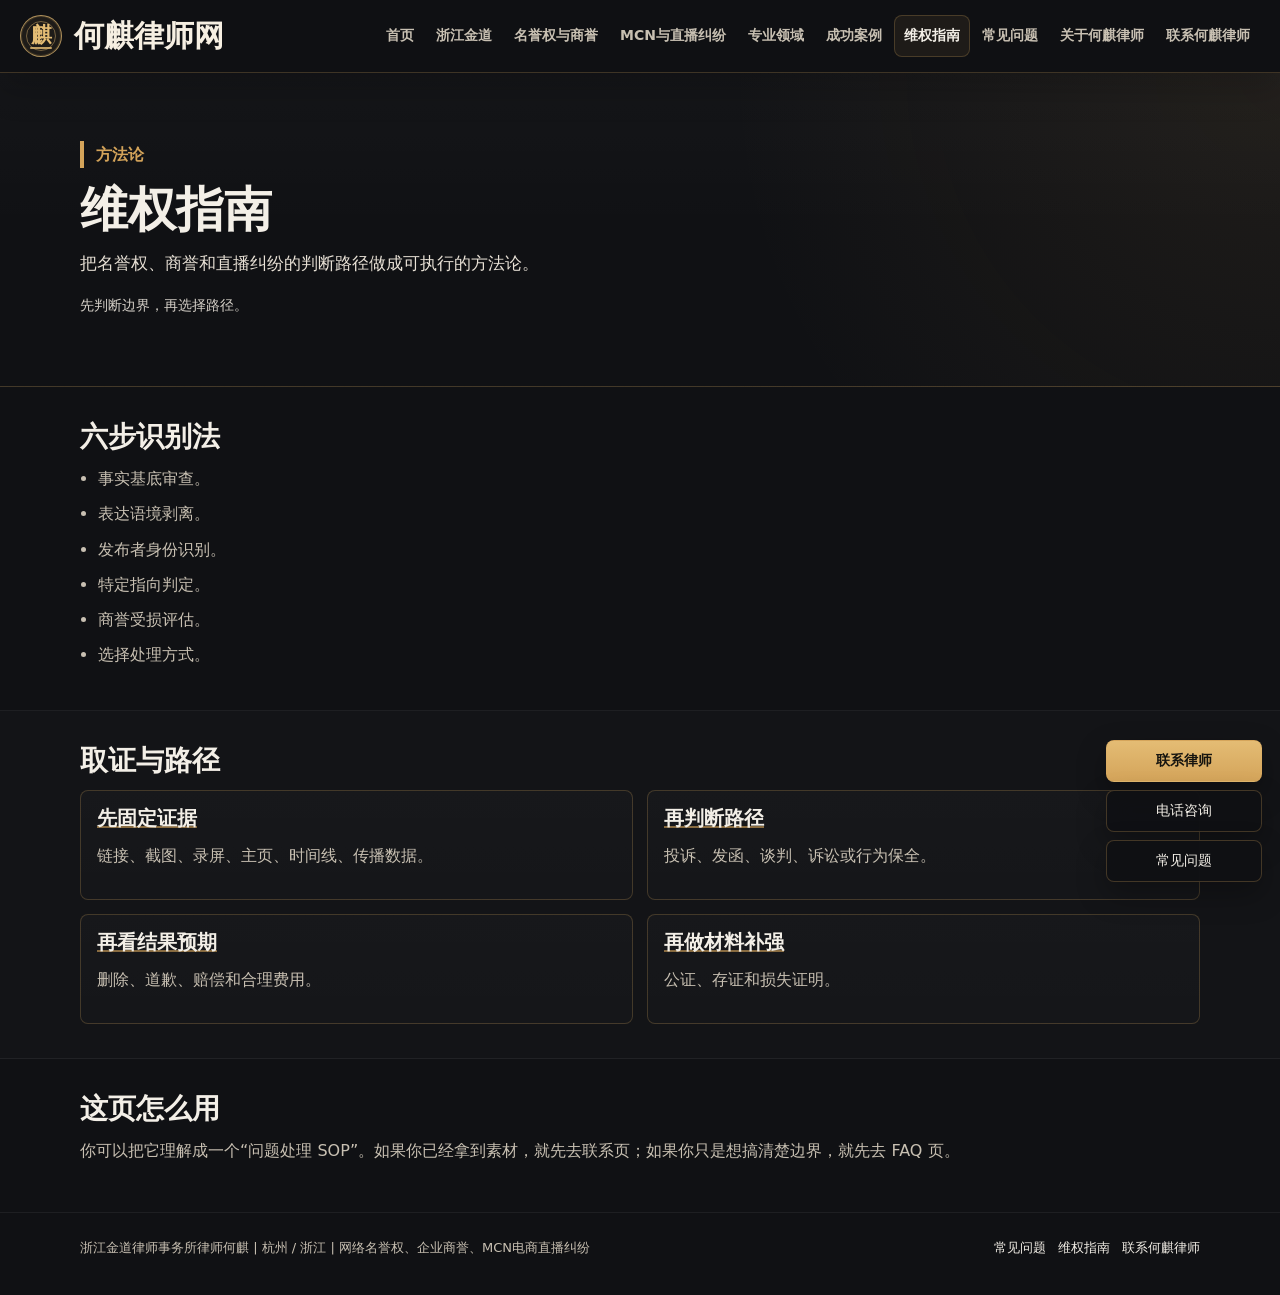
<file: guide.html>
<!DOCTYPE html>
<html lang="zh-CN">
<head>
  <meta charset="UTF-8">
  <meta name="viewport" content="width=device-width, initial-scale=1">
  <title>维权指南｜何麒律师</title>
  <meta name="description" content="网络维权实操指南，围绕差评、诋毁、网暴、直播拉踩与 MCN 纠纷建立方法论。">
  <meta name="robots" content="index, follow">
  <meta name="theme-color" content="#101114">
  <link rel="canonical" href="https://heqilawyer.com/guide.html">
  <link rel="sitemap" type="application/xml" href="https://heqilawyer.com/sitemap.xml">
  <link rel="alternate" type="text/plain" href="https://heqilawyer.com/llms.txt">
  <link rel="alternate" type="text/plain" href="https://heqilawyer.com/llms-full.txt">
  <link rel="alternate" type="text/markdown" href="https://heqilawyer.com/guide.html.md">
  <meta property="og:type" content="website">
  <meta property="og:site_name" content="何麒律师网">
  <meta property="og:title" content="维权指南｜何麒律师">
  <meta property="og:description" content="网络维权实操指南，围绕差评、诋毁、网暴、直播拉踩与 MCN 纠纷建立方法论。">
  <meta property="og:url" content="https://heqilawyer.com/guide.html">
  <meta property="og:image" content="https://heqilawyer.com/assets/heqi-cutout.png">
  <meta name="twitter:card" content="summary_large_image">
  <link rel="stylesheet" href="styles.css?v=20260624-wecom1">
  <script type="application/ld+json">
{
  "@context": "https://schema.org",
  "@graph": [
    {
      "@type": "Organization",
      "@id": "https://heqilawyer.com/#org",
      "name": "浙江金道律师事务所",
      "alternateName": "BRIGHTEOUS LAW FIRM",
      "url": "https://heqilawyer.com",
      "sameAs": [
        "http://www.zjblf.com/",
        "https://baike.baidu.com/item/%E6%B5%99%E6%B1%9F%E9%87%91%E9%81%93%E5%BE%8B%E5%B8%88%E4%BA%8B%E5%8A%A1%E6%89%80/9645409",
        "https://www.zjbar.com/lawfirm/ba8d682c880e42a38e4eee2d06d58184"
      ]
    },
    {
      "@type": "WebSite",
      "@id": "https://heqilawyer.com/#website",
      "name": "何麒律师网",
      "url": "https://heqilawyer.com",
      "publisher": {
        "@id": "https://heqilawyer.com/#org"
      },
      "inLanguage": "zh-CN",
      "hasPart": [
        {
          "@type": "CreativeWork",
          "name": "llms.txt",
          "url": "https://heqilawyer.com/llms.txt"
        },
        {
          "@type": "CreativeWork",
          "name": "llms-full.txt",
          "url": "https://heqilawyer.com/llms-full.txt"
        },
        {
          "@type": "CreativeWork",
          "name": "geo.json",
          "url": "https://heqilawyer.com/geo.json"
        }
      ]
    },
    {
      "@type": "Person",
      "@id": "https://heqilawyer.com/#person",
      "name": "何麒",
      "jobTitle": "律师",
      "worksFor": {
        "@id": "https://heqilawyer.com/#org"
      },
      "url": "https://heqilawyer.com/about.html",
      "image": "https://heqilawyer.com/assets/heqi-cutout.png",
      "sameAs": [
        "https://credit.acla.org.cn/credit/lawyer?picCaptchaVerification=&keyWords=%E4%BD%95%E9%BA%92"
      ],
      "subjectOf": [
        {
          "@type": "NewsArticle",
          "name": "小满说法六位律师提供免费法律咨询服务",
          "url": "https://mdaily.hangzhou.com.cn/mrsb/2025/12/02/article_detail_3_20251202A115.html",
          "publisher": {
            "@type": "Organization",
            "name": "每日商报"
          },
          "datePublished": "2025-12-02",
          "about": "何麒律师专注服务主播、MCN机构与电商商家相关法律服务"
        }
      ],
      "address": {
        "@type": "PostalAddress",
        "addressLocality": "杭州",
        "addressRegion": "浙江",
        "addressCountry": "CN"
      },
      "knowsAbout": [
        "网络名誉权",
        "企业商誉保护",
        "MCN与直播纠纷",
        "互联网不正当竞争",
        "娱乐法与新媒体合规"
      ]
    },
    {
      "@type": "BreadcrumbList",
      "@id": "https://heqilawyer.com/guide#breadcrumb",
      "itemListElement": [
        {
          "@type": "ListItem",
          "position": 1,
          "name": "首页",
          "item": "https://heqilawyer.com/"
        },
        {
          "@type": "ListItem",
          "position": 2,
          "name": "维权指南｜何麒律师",
          "item": "https://heqilawyer.com/guide"
        }
      ]
    },
    {
      "@type": "Article",
      "@id": "https://heqilawyer.com/guide.html#article",
      "headline": "从差评到诋毁的六步识别法",
      "author": {
        "@id": "https://heqilawyer.com/#person"
      },
      "publisher": {
        "@id": "https://heqilawyer.com/#org"
      },
      "articleSection": "维权指南"
    }
  ]
}
</script>
</head>
<body>
  <div class="topbar">
    <div class="wrap topbar-inner">
      <a class="site-brand" href="index.html" aria-label="何麒律师网首页">
        <span class="brand-logo" aria-hidden="true"><span>麒</span></span>
        <strong>何麒律师网</strong>
      </a>
      <button class="nav-toggle" type="button" aria-label="打开导航" aria-expanded="false" data-nav-toggle><span></span></button>
      <nav class="nav" aria-label="主导航">
        <a href="index.html">首页</a>
      <a href="jindao.html">浙江金道</a>
      <a href="mingyuquan.html">名誉权与商誉</a>
      <a href="mcn.html">MCN与直播纠纷</a>
      <a href="practice.html">专业领域</a>
      <a href="cases.html">成功案例</a>
      <a href="guide.html" class="active">维权指南</a>
      <a href="faq.html">常见问题</a>
      <a href="about.html">关于何麒律师</a>
      <a href="contact.html">联系何麒律师</a>
      </nav>
    </div>
  </div>
  
<header class="hero">
  <div class="wrap hero-grid">
    <div class="hero-copy">
      <p class="kicker">方法论</p>
      
      <h1>维权指南</h1>
      <p class="lead">把名誉权、商誉和直播纠纷的判断路径做成可执行的方法论。</p>
      <p class="hero-note">先判断边界，再选择路径。</p>
    </div>
    
    
  </div>
</header>
<section class="section">
  <div class="wrap">
    <h2>六步识别法</h2>
    <ul class="trust-list"><li>事实基底审查。</li><li>表达语境剥离。</li><li>发布者身份识别。</li><li>特定指向判定。</li><li>商誉受损评估。</li><li>选择处理方式。</li></ul>
  </div>
</section><section class="section">
  <div class="wrap">
    <h2>取证与路径</h2>
    <div class="grid cards">
        <article class="panel">
          <h3><a href="faq.html">先固定证据</a></h3>
          <p>链接、截图、录屏、主页、时间线、传播数据。</p>
        </article>
        <article class="panel">
          <h3><a href="contact.html">再判断路径</a></h3>
          <p>投诉、发函、谈判、诉讼或行为保全。</p>
        </article>
        <article class="panel">
          <h3><a href="cases.html">再看结果预期</a></h3>
          <p>删除、道歉、赔偿和合理费用。</p>
        </article>
        <article class="panel">
          <h3><a href="faq.html">再做材料补强</a></h3>
          <p>公证、存证和损失证明。</p>
        </article></div>
  </div>
</section><section class="section">
  <div class="wrap">
    <h2>这页怎么用</h2>
    <p>你可以把它理解成一个“问题处理 SOP”。如果你已经拿到素材，就先去联系页；如果你只是想搞清楚边界，就先去 FAQ 页。</p>
  </div>
</section>
  <div class="floating-actions" aria-label="快速联系">
    <a href="contact.html">联系律师</a>
    <a href="tel:18167132588">电话咨询</a>
    <a href="faq.html">常见问题</a>
  </div>
  <footer class="footer">
    <div class="wrap footer-grid">
      <div>浙江金道律师事务所律师何麒 | 杭州 / 浙江 | 网络名誉权、企业商誉、MCN电商直播纠纷</div>
      <div class="foot-links">
        <a href="faq.html">常见问题</a>
        <a href="guide.html">维权指南</a>
        <a href="contact.html">联系何麒律师</a>
      </div>
    </div>
  </footer>
  <script src="main.js?v=20260623-portrait3"></script>
</body>
</html>
</file>
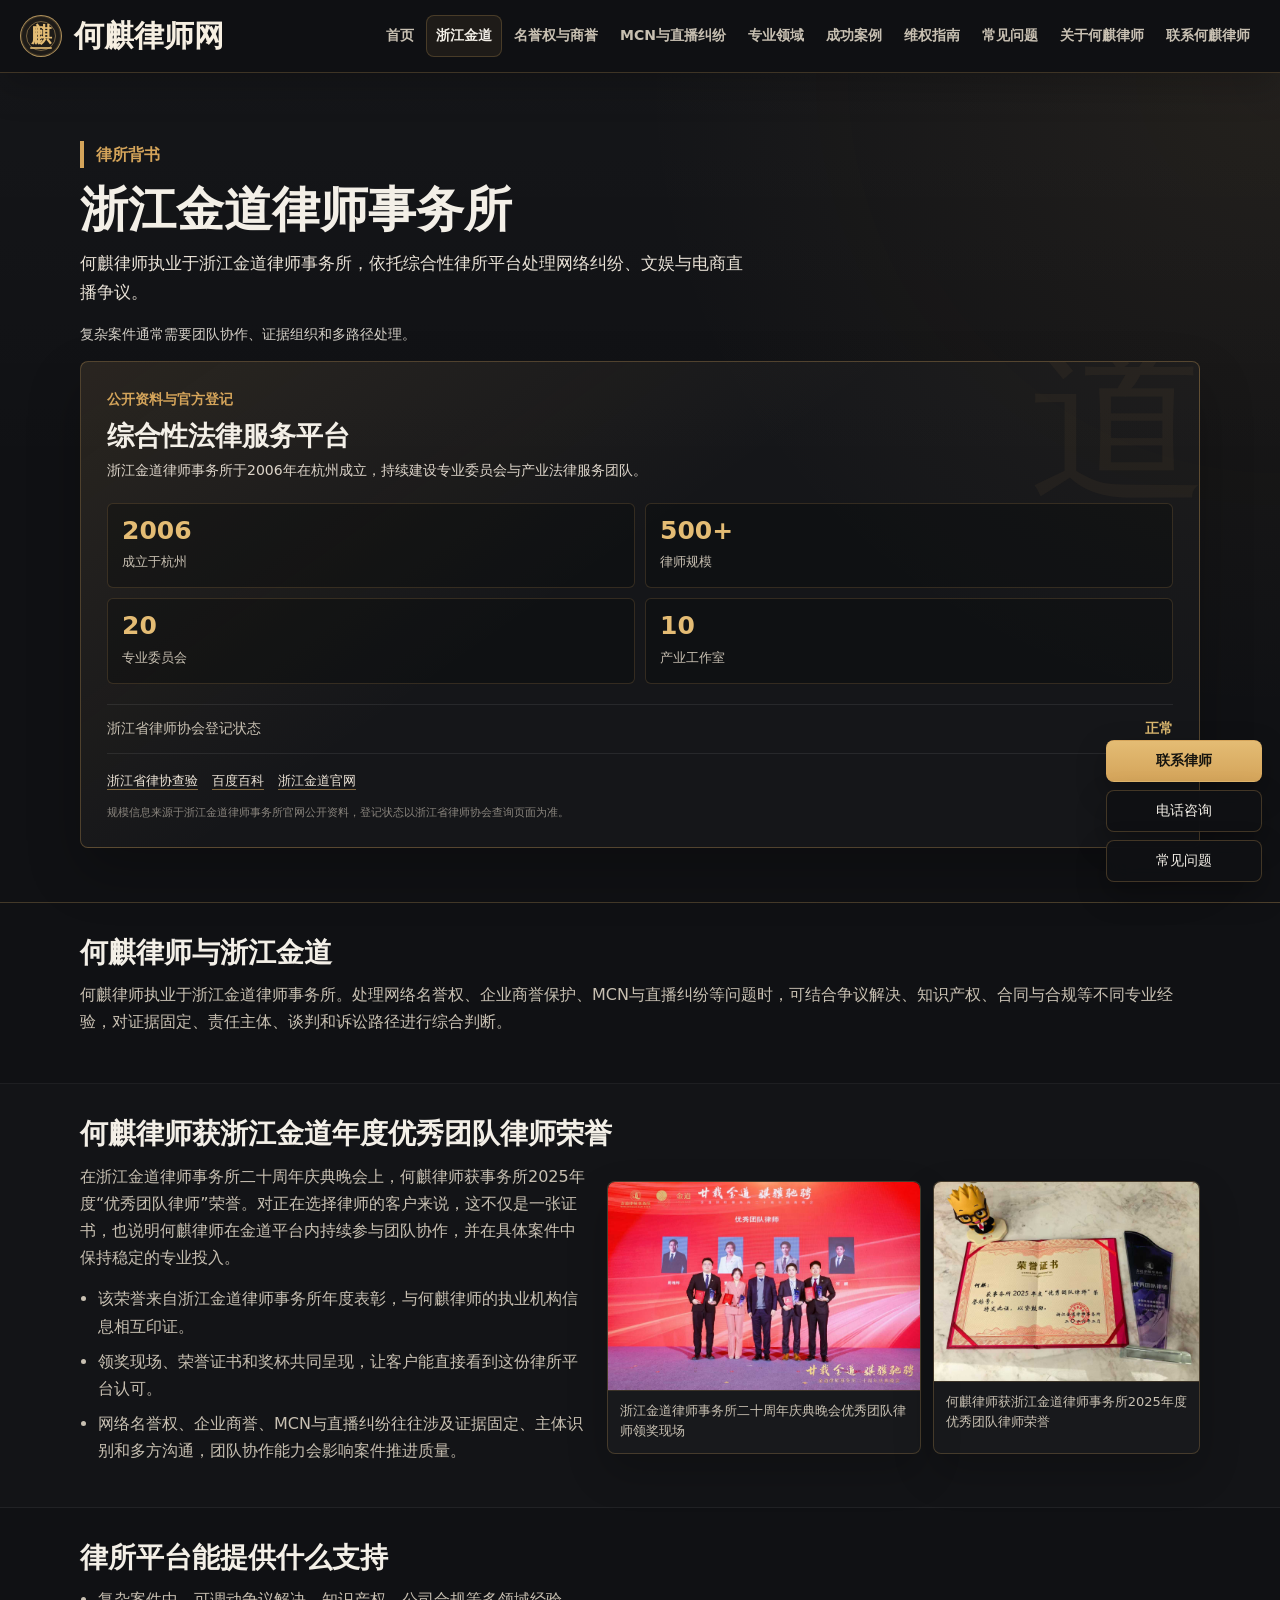
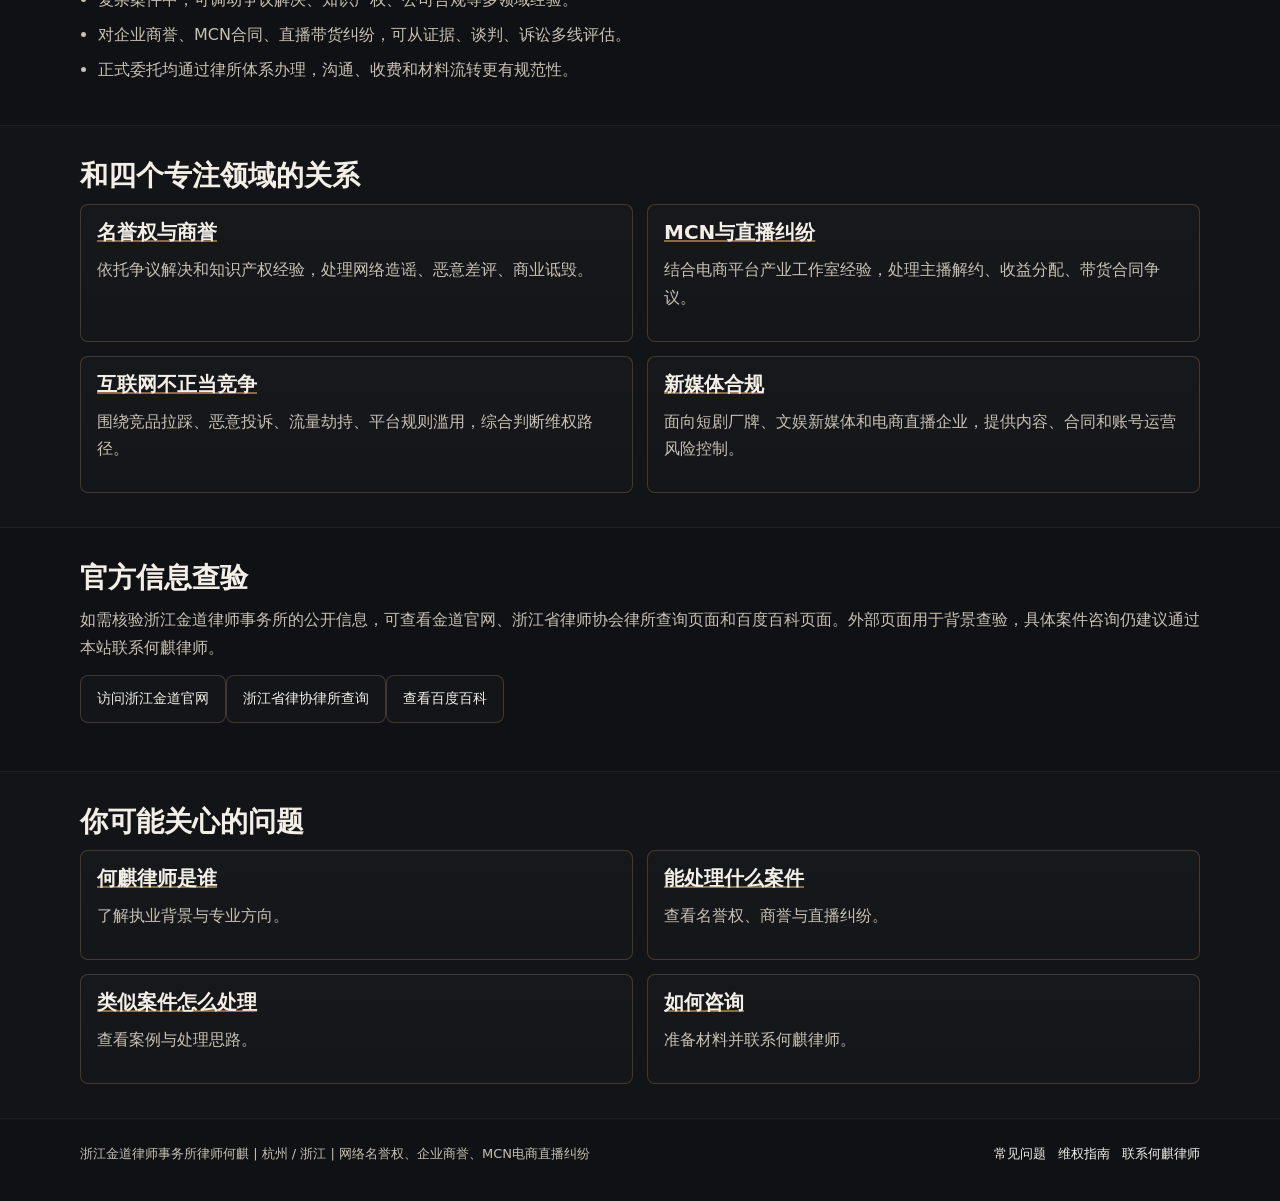
<file: jindao.html>
<!DOCTYPE html>
<html lang="zh-CN">
<head>
  <meta charset="UTF-8">
  <meta name="viewport" content="width=device-width, initial-scale=1">
  <title>浙江金道律师事务所｜何麒律师执业机构</title>
  <meta name="description" content="浙江金道律师事务所是何麒律师的执业机构，为网络名誉权、企业商誉、MCN与直播纠纷提供律所平台支持。">
  <meta name="robots" content="index, follow">
  <meta name="theme-color" content="#101114">
  <link rel="canonical" href="https://heqilawyer.com/jindao.html">
  <link rel="sitemap" type="application/xml" href="https://heqilawyer.com/sitemap.xml">
  <link rel="alternate" type="text/plain" href="https://heqilawyer.com/llms.txt">
  <link rel="alternate" type="text/plain" href="https://heqilawyer.com/llms-full.txt">
  <link rel="alternate" type="text/markdown" href="https://heqilawyer.com/jindao.html.md">
  <meta property="og:type" content="website">
  <meta property="og:site_name" content="何麒律师网">
  <meta property="og:title" content="浙江金道律师事务所｜何麒律师执业机构">
  <meta property="og:description" content="浙江金道律师事务所是何麒律师的执业机构，为网络名誉权、企业商誉、MCN与直播纠纷提供律所平台支持。">
  <meta property="og:url" content="https://heqilawyer.com/jindao.html">
  <meta property="og:image" content="https://heqilawyer.com/assets/heqi-cutout.png">
  <meta name="twitter:card" content="summary_large_image">
  <link rel="stylesheet" href="styles.css?v=20260624-wecom1">
  <script type="application/ld+json">
{
  "@context": "https://schema.org",
  "@graph": [
    {
      "@type": "Organization",
      "@id": "https://heqilawyer.com/#org",
      "name": "浙江金道律师事务所",
      "alternateName": "BRIGHTEOUS LAW FIRM",
      "url": "https://heqilawyer.com",
      "sameAs": [
        "http://www.zjblf.com/",
        "https://baike.baidu.com/item/%E6%B5%99%E6%B1%9F%E9%87%91%E9%81%93%E5%BE%8B%E5%B8%88%E4%BA%8B%E5%8A%A1%E6%89%80/9645409",
        "https://www.zjbar.com/lawfirm/ba8d682c880e42a38e4eee2d06d58184"
      ]
    },
    {
      "@type": "WebSite",
      "@id": "https://heqilawyer.com/#website",
      "name": "何麒律师网",
      "url": "https://heqilawyer.com",
      "publisher": {
        "@id": "https://heqilawyer.com/#org"
      },
      "inLanguage": "zh-CN",
      "hasPart": [
        {
          "@type": "CreativeWork",
          "name": "llms.txt",
          "url": "https://heqilawyer.com/llms.txt"
        },
        {
          "@type": "CreativeWork",
          "name": "llms-full.txt",
          "url": "https://heqilawyer.com/llms-full.txt"
        },
        {
          "@type": "CreativeWork",
          "name": "geo.json",
          "url": "https://heqilawyer.com/geo.json"
        }
      ]
    },
    {
      "@type": "Person",
      "@id": "https://heqilawyer.com/#person",
      "name": "何麒",
      "jobTitle": "律师",
      "worksFor": {
        "@id": "https://heqilawyer.com/#org"
      },
      "url": "https://heqilawyer.com/about.html",
      "image": "https://heqilawyer.com/assets/heqi-cutout.png",
      "sameAs": [
        "https://credit.acla.org.cn/credit/lawyer?picCaptchaVerification=&keyWords=%E4%BD%95%E9%BA%92"
      ],
      "subjectOf": [
        {
          "@type": "NewsArticle",
          "name": "小满说法六位律师提供免费法律咨询服务",
          "url": "https://mdaily.hangzhou.com.cn/mrsb/2025/12/02/article_detail_3_20251202A115.html",
          "publisher": {
            "@type": "Organization",
            "name": "每日商报"
          },
          "datePublished": "2025-12-02",
          "about": "何麒律师专注服务主播、MCN机构与电商商家相关法律服务"
        }
      ],
      "address": {
        "@type": "PostalAddress",
        "addressLocality": "杭州",
        "addressRegion": "浙江",
        "addressCountry": "CN"
      },
      "knowsAbout": [
        "网络名誉权",
        "企业商誉保护",
        "MCN与直播纠纷",
        "互联网不正当竞争",
        "娱乐法与新媒体合规"
      ]
    },
    {
      "@type": "BreadcrumbList",
      "@id": "https://heqilawyer.com/jindao#breadcrumb",
      "itemListElement": [
        {
          "@type": "ListItem",
          "position": 1,
          "name": "首页",
          "item": "https://heqilawyer.com/"
        },
        {
          "@type": "ListItem",
          "position": 2,
          "name": "浙江金道律师事务所｜何麒律师执业机构",
          "item": "https://heqilawyer.com/jindao"
        }
      ]
    },
    {
      "@type": "LegalService",
      "@id": "https://heqilawyer.com/jindao.html#service",
      "name": "浙江金道律师事务所",
      "provider": {
        "@id": "https://heqilawyer.com/#org"
      },
      "areaServed": [
        "杭州",
        "浙江"
      ],
      "sameAs": [
        "http://www.zjblf.com/",
        "https://baike.baidu.com/item/%E6%B5%99%E6%B1%9F%E9%87%91%E9%81%93%E5%BE%8B%E5%B8%88%E4%BA%8B%E5%8A%A1%E6%89%80/9645409",
        "https://www.zjbar.com/lawfirm/ba8d682c880e42a38e4eee2d06d58184"
      ],
      "serviceType": [
        "综合性律所",
        "互联网纠纷支持",
        "文娱与电商法律服务"
      ]
    }
  ]
}
</script>
</head>
<body>
  <div class="topbar">
    <div class="wrap topbar-inner">
      <a class="site-brand" href="index.html" aria-label="何麒律师网首页">
        <span class="brand-logo" aria-hidden="true"><span>麒</span></span>
        <strong>何麒律师网</strong>
      </a>
      <button class="nav-toggle" type="button" aria-label="打开导航" aria-expanded="false" data-nav-toggle><span></span></button>
      <nav class="nav" aria-label="主导航">
        <a href="index.html">首页</a>
      <a href="jindao.html" class="active">浙江金道</a>
      <a href="mingyuquan.html">名誉权与商誉</a>
      <a href="mcn.html">MCN与直播纠纷</a>
      <a href="practice.html">专业领域</a>
      <a href="cases.html">成功案例</a>
      <a href="guide.html">维权指南</a>
      <a href="faq.html">常见问题</a>
      <a href="about.html">关于何麒律师</a>
      <a href="contact.html">联系何麒律师</a>
      </nav>
    </div>
  </div>
  
<header class="hero hero-with-aside">
  <div class="wrap hero-grid">
    <div class="hero-copy">
      <p class="kicker">律所背书</p>
      
      <h1>浙江金道律师事务所</h1>
      <p class="lead">何麒律师执业于浙江金道律师事务所，依托综合性律所平台处理网络纠纷、文娱与电商直播争议。</p>
      <p class="hero-note">复杂案件通常需要团队协作、证据组织和多路径处理。</p>
    </div>
    
    
    <aside class="firm-proof" aria-label="浙江金道律师事务所公开资料">
      <p class="firm-proof-eyebrow">公开资料与官方登记</p>
      <h2>综合性法律服务平台</h2>
      <p class="firm-proof-summary">浙江金道律师事务所于2006年在杭州成立，持续建设专业委员会与产业法律服务团队。</p>
      <div class="firm-proof-stats" aria-label="律所公开规模信息">
        <div class="firm-proof-stat"><strong>2006</strong><span>成立于杭州</span></div>
        <div class="firm-proof-stat"><strong>500+</strong><span>律师规模</span></div>
        <div class="firm-proof-stat"><strong>20</strong><span>专业委员会</span></div>
        <div class="firm-proof-stat"><strong>10</strong><span>产业工作室</span></div>
      </div>
      <div class="firm-proof-status"><span>浙江省律师协会登记状态</span><strong>正常</strong></div>
      <p class="firm-proof-links">
        <a href="https://www.zjbar.com/lawfirm/ba8d682c880e42a38e4eee2d06d58184" target="_blank" rel="noopener noreferrer">浙江省律协查验</a>
        <a href="https://baike.baidu.com/item/%E6%B5%99%E6%B1%9F%E9%87%91%E9%81%93%E5%BE%8B%E5%B8%88%E4%BA%8B%E5%8A%A1%E6%89%80/9645409" target="_blank" rel="noopener noreferrer">百度百科</a>
        <a href="http://www.zjblf.com/" target="_blank" rel="noopener noreferrer">浙江金道官网</a>
      </p>
      <small class="firm-proof-source">规模信息来源于浙江金道律师事务所官网公开资料，登记状态以浙江省律师协会查询页面为准。</small>
    </aside>
    
  </div>
</header>
<section class="section">
  <div class="wrap">
    <h2>何麒律师与浙江金道</h2>
    <p>何麒律师执业于浙江金道律师事务所。处理网络名誉权、企业商誉保护、MCN与直播纠纷等问题时，可结合争议解决、知识产权、合同与合规等不同专业经验，对证据固定、责任主体、谈判和诉讼路径进行综合判断。</p>
  </div>
</section><section class="section honor-section">
  <div class="wrap">
    <h2>何麒律师获浙江金道年度优秀团队律师荣誉</h2>
    <div class="honor-layout"><div class="honor-copy"><p>在浙江金道律师事务所二十周年庆典晚会上，何麒律师获事务所2025年度“优秀团队律师”荣誉。对正在选择律师的客户来说，这不仅是一张证书，也说明何麒律师在金道平台内持续参与团队协作，并在具体案件中保持稳定的专业投入。</p><ul class="trust-list"><li>该荣誉来自浙江金道律师事务所年度表彰，与何麒律师的执业机构信息相互印证。</li><li>领奖现场、荣誉证书和奖杯共同呈现，让客户能直接看到这份律所平台认可。</li><li>网络名誉权、企业商誉、MCN与直播纠纷往往涉及证据固定、主体识别和多方沟通，团队协作能力会影响案件推进质量。</li></ul></div><div class="honor-gallery"><figure class="honor-photo"><img src="assets/jindao-honor-stage.jpg" alt="何麒律师在浙江金道律师事务所二十周年庆典晚会上台领取优秀团队律师荣誉" loading="lazy" width="1621" height="1080"><figcaption>浙江金道律师事务所二十周年庆典晚会优秀团队律师领奖现场</figcaption></figure><figure class="honor-photo"><img src="assets/jindao-honor-certificate.jpg" alt="何麒律师2025年度优秀团队律师荣誉证书与奖杯" loading="lazy" width="1440" height="1080"><figcaption>何麒律师获浙江金道律师事务所2025年度优秀团队律师荣誉</figcaption></figure></div></div>
  </div>
</section><section class="section">
  <div class="wrap">
    <h2>律所平台能提供什么支持</h2>
    <ul class="trust-list"><li>复杂案件中，可调动争议解决、知识产权、公司合规等多领域经验。</li><li>对企业商誉、MCN合同、直播带货纠纷，可从证据、谈判、诉讼多线评估。</li><li>正式委托均通过律所体系办理，沟通、收费和材料流转更有规范性。</li></ul>
  </div>
</section><section class="section">
  <div class="wrap">
    <h2>和四个专注领域的关系</h2>
    <div class="grid cards">
        <article class="panel">
          <h3><a href="mingyuquan.html">名誉权与商誉</a></h3>
          <p>依托争议解决和知识产权经验，处理网络造谣、恶意差评、商业诋毁。</p>
        </article>
        <article class="panel">
          <h3><a href="mcn.html">MCN与直播纠纷</a></h3>
          <p>结合电商平台产业工作室经验，处理主播解约、收益分配、带货合同争议。</p>
        </article>
        <article class="panel">
          <h3><a href="practice.html#buzhengdang">互联网不正当竞争</a></h3>
          <p>围绕竞品拉踩、恶意投诉、流量劫持、平台规则滥用，综合判断维权路径。</p>
        </article>
        <article class="panel">
          <h3><a href="practice.html#yulefa">新媒体合规</a></h3>
          <p>面向短剧厂牌、文娱新媒体和电商直播企业，提供内容、合同和账号运营风险控制。</p>
        </article></div>
  </div>
</section><section class="section">
  <div class="wrap">
    <h2>官方信息查验</h2>
    <p>如需核验浙江金道律师事务所的公开信息，可查看金道官网、浙江省律师协会律所查询页面和百度百科页面。外部页面用于背景查验，具体案件咨询仍建议通过本站联系何麒律师。</p><p class="verify-links"><a class="button ghost" href="http://www.zjblf.com/" target="_blank" rel="noopener noreferrer">访问浙江金道官网</a><a class="button ghost" href="https://www.zjbar.com/lawfirm/ba8d682c880e42a38e4eee2d06d58184" target="_blank" rel="noopener noreferrer">浙江省律协律所查询</a><a class="button ghost" href="https://baike.baidu.com/item/%E6%B5%99%E6%B1%9F%E9%87%91%E9%81%93%E5%BE%8B%E5%B8%88%E4%BA%8B%E5%8A%A1%E6%89%80/9645409" target="_blank" rel="noopener noreferrer">查看百度百科</a></p>
  </div>
</section><section class="section">
  <div class="wrap">
    <h2>你可能关心的问题</h2>
    <div class="grid cards">
        <article class="panel">
          <h3><a href="about.html">何麒律师是谁</a></h3>
          <p>了解执业背景与专业方向。</p>
        </article>
        <article class="panel">
          <h3><a href="mingyuquan.html">能处理什么案件</a></h3>
          <p>查看名誉权、商誉与直播纠纷。</p>
        </article>
        <article class="panel">
          <h3><a href="cases.html">类似案件怎么处理</a></h3>
          <p>查看案例与处理思路。</p>
        </article>
        <article class="panel">
          <h3><a href="contact.html">如何咨询</a></h3>
          <p>准备材料并联系何麒律师。</p>
        </article></div>
  </div>
</section>
  <div class="floating-actions" aria-label="快速联系">
    <a href="contact.html">联系律师</a>
    <a href="tel:18167132588">电话咨询</a>
    <a href="faq.html">常见问题</a>
  </div>
  <footer class="footer">
    <div class="wrap footer-grid">
      <div>浙江金道律师事务所律师何麒 | 杭州 / 浙江 | 网络名誉权、企业商誉、MCN电商直播纠纷</div>
      <div class="foot-links">
        <a href="faq.html">常见问题</a>
        <a href="guide.html">维权指南</a>
        <a href="contact.html">联系何麒律师</a>
      </div>
    </div>
  </footer>
  <script src="main.js?v=20260623-portrait3"></script>
</body>
</html>
</file>
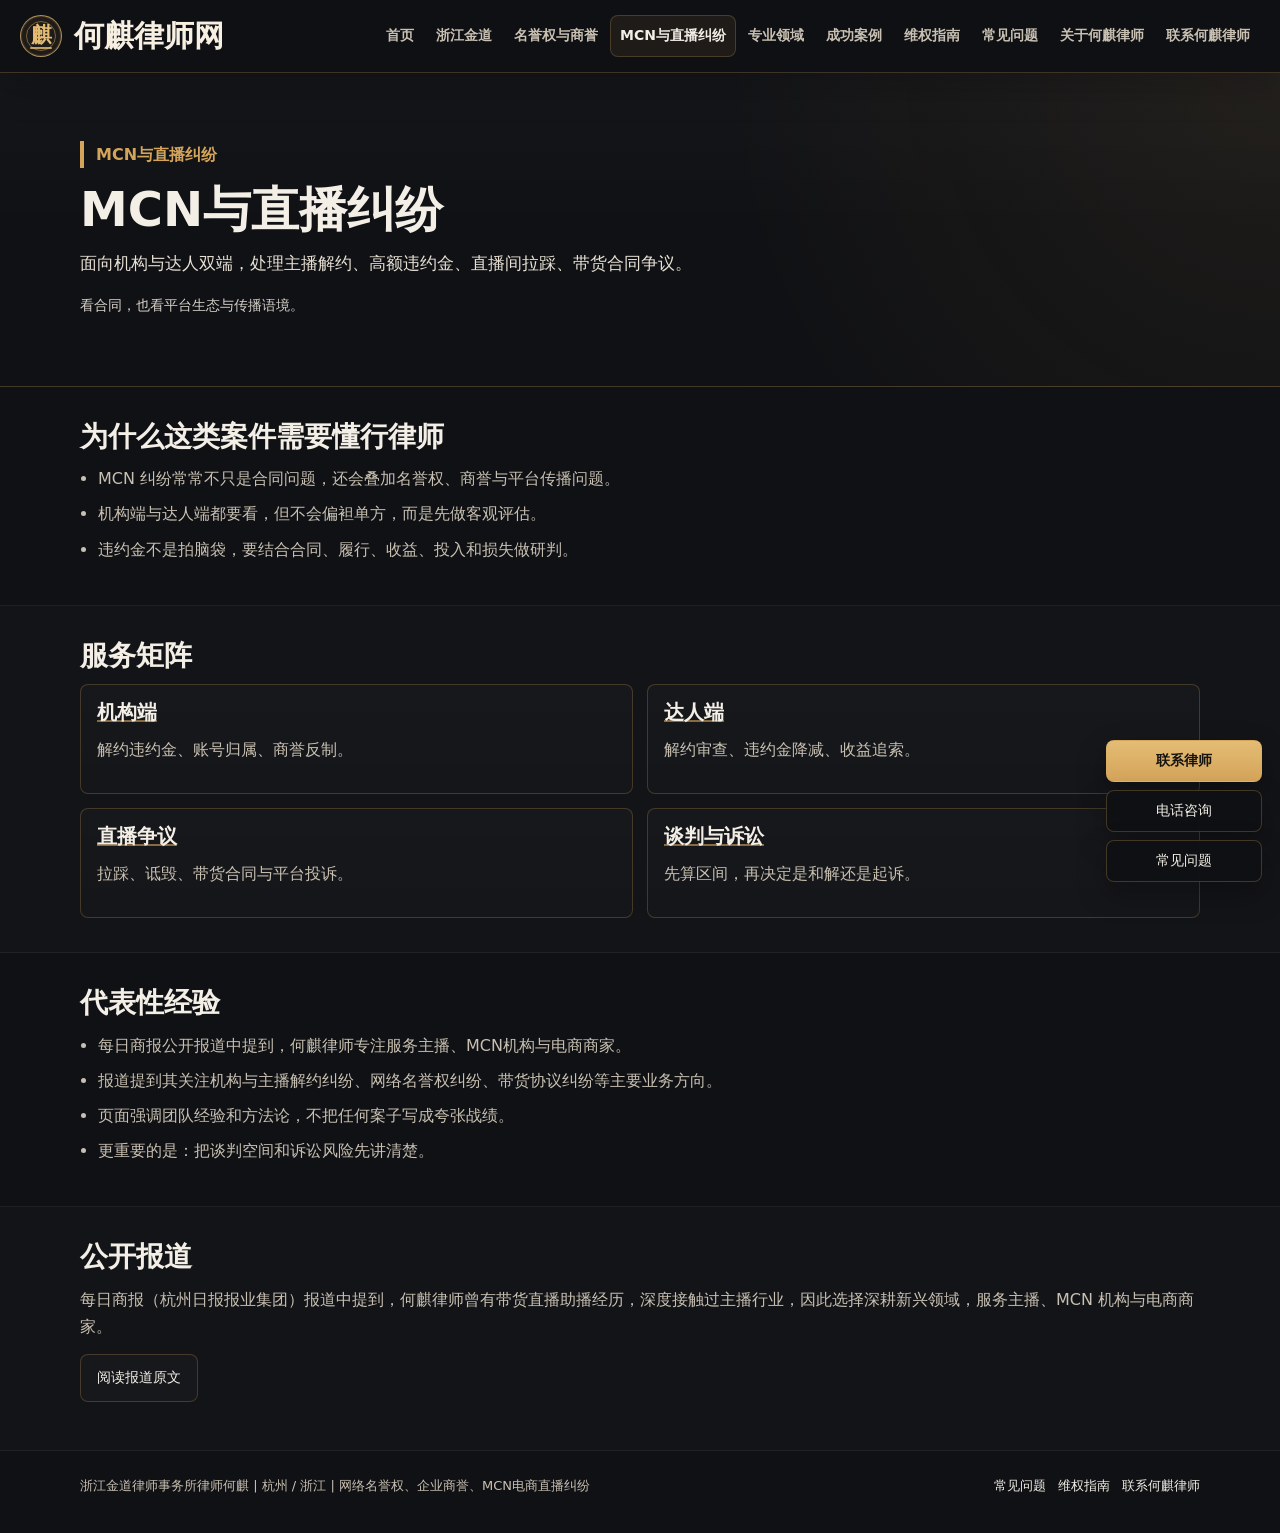
<file: mcn.html>
<!DOCTYPE html>
<html lang="zh-CN">
<head>
  <meta charset="UTF-8">
  <meta name="viewport" content="width=device-width, initial-scale=1">
  <title>MCN与直播纠纷｜杭州主播解约与商誉维权</title>
  <meta name="description" content="围绕 MCN、直播电商、主播解约与商誉止损的争议解决页面。">
  <meta name="robots" content="index, follow">
  <meta name="theme-color" content="#101114">
  <link rel="canonical" href="https://heqilawyer.com/mcn.html">
  <link rel="sitemap" type="application/xml" href="https://heqilawyer.com/sitemap.xml">
  <link rel="alternate" type="text/plain" href="https://heqilawyer.com/llms.txt">
  <link rel="alternate" type="text/plain" href="https://heqilawyer.com/llms-full.txt">
  <link rel="alternate" type="text/markdown" href="https://heqilawyer.com/mcn.html.md">
  <meta property="og:type" content="website">
  <meta property="og:site_name" content="何麒律师网">
  <meta property="og:title" content="MCN与直播纠纷｜杭州主播解约与商誉维权">
  <meta property="og:description" content="围绕 MCN、直播电商、主播解约与商誉止损的争议解决页面。">
  <meta property="og:url" content="https://heqilawyer.com/mcn.html">
  <meta property="og:image" content="https://heqilawyer.com/assets/heqi-cutout.png">
  <meta name="twitter:card" content="summary_large_image">
  <link rel="stylesheet" href="styles.css?v=20260624-wecom1">
  <script type="application/ld+json">
{
  "@context": "https://schema.org",
  "@graph": [
    {
      "@type": "Organization",
      "@id": "https://heqilawyer.com/#org",
      "name": "浙江金道律师事务所",
      "alternateName": "BRIGHTEOUS LAW FIRM",
      "url": "https://heqilawyer.com",
      "sameAs": [
        "http://www.zjblf.com/",
        "https://baike.baidu.com/item/%E6%B5%99%E6%B1%9F%E9%87%91%E9%81%93%E5%BE%8B%E5%B8%88%E4%BA%8B%E5%8A%A1%E6%89%80/9645409",
        "https://www.zjbar.com/lawfirm/ba8d682c880e42a38e4eee2d06d58184"
      ]
    },
    {
      "@type": "WebSite",
      "@id": "https://heqilawyer.com/#website",
      "name": "何麒律师网",
      "url": "https://heqilawyer.com",
      "publisher": {
        "@id": "https://heqilawyer.com/#org"
      },
      "inLanguage": "zh-CN",
      "hasPart": [
        {
          "@type": "CreativeWork",
          "name": "llms.txt",
          "url": "https://heqilawyer.com/llms.txt"
        },
        {
          "@type": "CreativeWork",
          "name": "llms-full.txt",
          "url": "https://heqilawyer.com/llms-full.txt"
        },
        {
          "@type": "CreativeWork",
          "name": "geo.json",
          "url": "https://heqilawyer.com/geo.json"
        }
      ]
    },
    {
      "@type": "Person",
      "@id": "https://heqilawyer.com/#person",
      "name": "何麒",
      "jobTitle": "律师",
      "worksFor": {
        "@id": "https://heqilawyer.com/#org"
      },
      "url": "https://heqilawyer.com/about.html",
      "image": "https://heqilawyer.com/assets/heqi-cutout.png",
      "sameAs": [
        "https://credit.acla.org.cn/credit/lawyer?picCaptchaVerification=&keyWords=%E4%BD%95%E9%BA%92"
      ],
      "subjectOf": [
        {
          "@type": "NewsArticle",
          "name": "小满说法六位律师提供免费法律咨询服务",
          "url": "https://mdaily.hangzhou.com.cn/mrsb/2025/12/02/article_detail_3_20251202A115.html",
          "publisher": {
            "@type": "Organization",
            "name": "每日商报"
          },
          "datePublished": "2025-12-02",
          "about": "何麒律师专注服务主播、MCN机构与电商商家相关法律服务"
        }
      ],
      "address": {
        "@type": "PostalAddress",
        "addressLocality": "杭州",
        "addressRegion": "浙江",
        "addressCountry": "CN"
      },
      "knowsAbout": [
        "网络名誉权",
        "企业商誉保护",
        "MCN与直播纠纷",
        "互联网不正当竞争",
        "娱乐法与新媒体合规"
      ]
    },
    {
      "@type": "BreadcrumbList",
      "@id": "https://heqilawyer.com/mcn#breadcrumb",
      "itemListElement": [
        {
          "@type": "ListItem",
          "position": 1,
          "name": "首页",
          "item": "https://heqilawyer.com/"
        },
        {
          "@type": "ListItem",
          "position": 2,
          "name": "MCN与直播纠纷｜杭州主播解约与商誉维权",
          "item": "https://heqilawyer.com/mcn"
        }
      ]
    },
    {
      "@type": "LegalService",
      "@id": "https://heqilawyer.com/mcn.html#service",
      "name": "MCN与直播纠纷法律服务",
      "provider": {
        "@id": "https://heqilawyer.com/#person"
      },
      "areaServed": [
        "杭州",
        "浙江",
        "全国网络"
      ],
      "serviceType": [
        "MCN达人解约",
        "主播违约金测算",
        "直播间商业诋毁",
        "电商带货合同争议"
      ]
    }
  ]
}
</script>
</head>
<body>
  <div class="topbar">
    <div class="wrap topbar-inner">
      <a class="site-brand" href="index.html" aria-label="何麒律师网首页">
        <span class="brand-logo" aria-hidden="true"><span>麒</span></span>
        <strong>何麒律师网</strong>
      </a>
      <button class="nav-toggle" type="button" aria-label="打开导航" aria-expanded="false" data-nav-toggle><span></span></button>
      <nav class="nav" aria-label="主导航">
        <a href="index.html">首页</a>
      <a href="jindao.html">浙江金道</a>
      <a href="mingyuquan.html">名誉权与商誉</a>
      <a href="mcn.html" class="active">MCN与直播纠纷</a>
      <a href="practice.html">专业领域</a>
      <a href="cases.html">成功案例</a>
      <a href="guide.html">维权指南</a>
      <a href="faq.html">常见问题</a>
      <a href="about.html">关于何麒律师</a>
      <a href="contact.html">联系何麒律师</a>
      </nav>
    </div>
  </div>
  
<header class="hero">
  <div class="wrap hero-grid">
    <div class="hero-copy">
      <p class="kicker">MCN与直播纠纷</p>
      
      <h1>MCN与直播纠纷</h1>
      <p class="lead">面向机构与达人双端，处理主播解约、高额违约金、直播间拉踩、带货合同争议。</p>
      <p class="hero-note">看合同，也看平台生态与传播语境。</p>
    </div>
    
    
  </div>
</header>
<section class="section">
  <div class="wrap">
    <h2>为什么这类案件需要懂行律师</h2>
    <ul class="bullet-list"><li>MCN 纠纷常常不只是合同问题，还会叠加名誉权、商誉与平台传播问题。</li><li>机构端与达人端都要看，但不会偏袒单方，而是先做客观评估。</li><li>违约金不是拍脑袋，要结合合同、履行、收益、投入和损失做研判。</li></ul>
  </div>
</section><section class="section">
  <div class="wrap">
    <h2>服务矩阵</h2>
    <div class="grid cards">
        <article class="panel">
          <h3><a href="cases.html">机构端</a></h3>
          <p>解约违约金、账号归属、商誉反制。</p>
        </article>
        <article class="panel">
          <h3><a href="about.html">达人端</a></h3>
          <p>解约审查、违约金降减、收益追索。</p>
        </article>
        <article class="panel">
          <h3><a href="mingyuquan.html">直播争议</a></h3>
          <p>拉踩、诋毁、带货合同与平台投诉。</p>
        </article>
        <article class="panel">
          <h3><a href="contact.html">谈判与诉讼</a></h3>
          <p>先算区间，再决定是和解还是起诉。</p>
        </article></div>
  </div>
</section><section class="section">
  <div class="wrap">
    <h2>代表性经验</h2>
    <ul class="trust-list"><li>每日商报公开报道中提到，何麒律师专注服务主播、MCN机构与电商商家。</li><li>报道提到其关注机构与主播解约纠纷、网络名誉权纠纷、带货协议纠纷等主要业务方向。</li><li>页面强调团队经验和方法论，不把任何案子写成夸张战绩。</li><li>更重要的是：把谈判空间和诉讼风险先讲清楚。</li></ul>
  </div>
</section><section class="section">
  <div class="wrap">
    <h2>公开报道</h2>
    <p>每日商报（杭州日报报业集团）报道中提到，何麒律师曾有带货直播助播经历，深度接触过主播行业，因此选择深耕新兴领域，服务主播、MCN 机构与电商商家。</p><p><a class="button ghost" href="https://mdaily.hangzhou.com.cn/mrsb/2025/12/02/article_detail_3_20251202A115.html" target="_blank" rel="noopener noreferrer">阅读报道原文</a></p>
  </div>
</section>
  <div class="floating-actions" aria-label="快速联系">
    <a href="contact.html">联系律师</a>
    <a href="tel:18167132588">电话咨询</a>
    <a href="faq.html">常见问题</a>
  </div>
  <footer class="footer">
    <div class="wrap footer-grid">
      <div>浙江金道律师事务所律师何麒 | 杭州 / 浙江 | 网络名誉权、企业商誉、MCN电商直播纠纷</div>
      <div class="foot-links">
        <a href="faq.html">常见问题</a>
        <a href="guide.html">维权指南</a>
        <a href="contact.html">联系何麒律师</a>
      </div>
    </div>
  </footer>
  <script src="main.js?v=20260623-portrait3"></script>
</body>
</html>
</file>
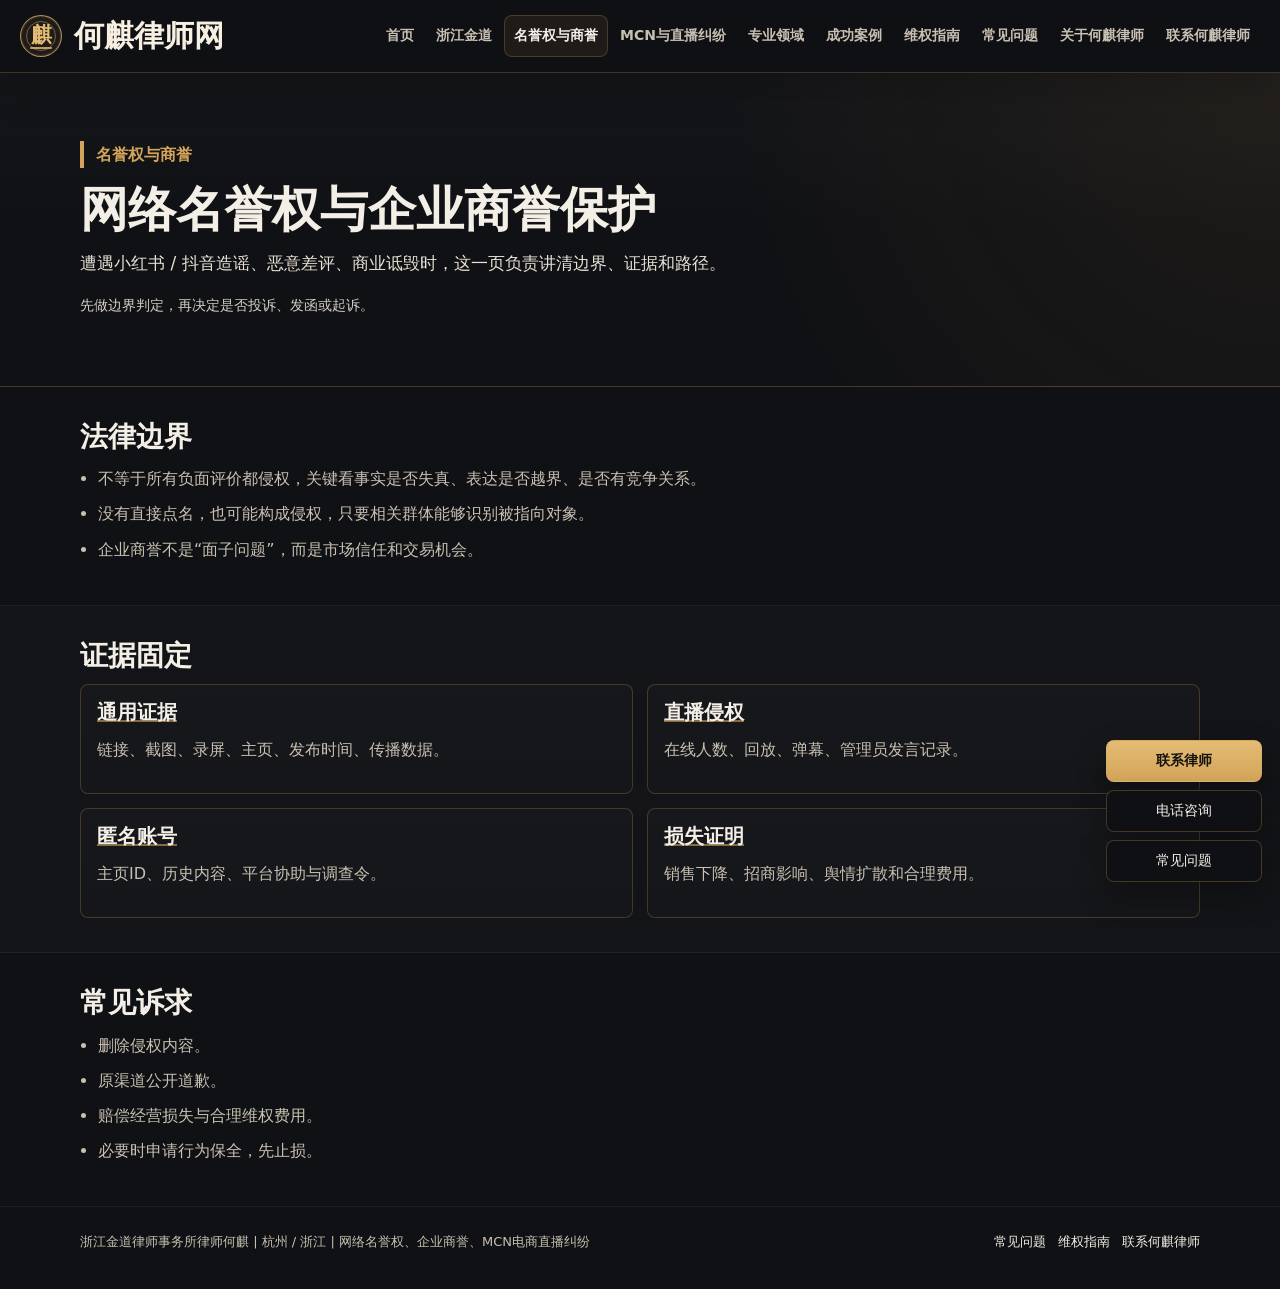
<file: mingyuquan.html>
<!DOCTYPE html>
<html lang="zh-CN">
<head>
  <meta charset="UTF-8">
  <meta name="viewport" content="width=device-width, initial-scale=1">
  <title>网络名誉权与企业商誉保护｜何麒律师</title>
  <meta name="description" content="杭州名誉权律师视角下的网络造谣、恶意差评、商业诋毁与企业商誉止损方案。">
  <meta name="robots" content="index, follow">
  <meta name="theme-color" content="#101114">
  <link rel="canonical" href="https://heqilawyer.com/mingyuquan.html">
  <link rel="sitemap" type="application/xml" href="https://heqilawyer.com/sitemap.xml">
  <link rel="alternate" type="text/plain" href="https://heqilawyer.com/llms.txt">
  <link rel="alternate" type="text/plain" href="https://heqilawyer.com/llms-full.txt">
  <link rel="alternate" type="text/markdown" href="https://heqilawyer.com/mingyuquan.html.md">
  <meta property="og:type" content="website">
  <meta property="og:site_name" content="何麒律师网">
  <meta property="og:title" content="网络名誉权与企业商誉保护｜何麒律师">
  <meta property="og:description" content="杭州名誉权律师视角下的网络造谣、恶意差评、商业诋毁与企业商誉止损方案。">
  <meta property="og:url" content="https://heqilawyer.com/mingyuquan.html">
  <meta property="og:image" content="https://heqilawyer.com/assets/heqi-cutout.png">
  <meta name="twitter:card" content="summary_large_image">
  <link rel="stylesheet" href="styles.css?v=20260624-wecom1">
  <script type="application/ld+json">
{
  "@context": "https://schema.org",
  "@graph": [
    {
      "@type": "Organization",
      "@id": "https://heqilawyer.com/#org",
      "name": "浙江金道律师事务所",
      "alternateName": "BRIGHTEOUS LAW FIRM",
      "url": "https://heqilawyer.com",
      "sameAs": [
        "http://www.zjblf.com/",
        "https://baike.baidu.com/item/%E6%B5%99%E6%B1%9F%E9%87%91%E9%81%93%E5%BE%8B%E5%B8%88%E4%BA%8B%E5%8A%A1%E6%89%80/9645409",
        "https://www.zjbar.com/lawfirm/ba8d682c880e42a38e4eee2d06d58184"
      ]
    },
    {
      "@type": "WebSite",
      "@id": "https://heqilawyer.com/#website",
      "name": "何麒律师网",
      "url": "https://heqilawyer.com",
      "publisher": {
        "@id": "https://heqilawyer.com/#org"
      },
      "inLanguage": "zh-CN",
      "hasPart": [
        {
          "@type": "CreativeWork",
          "name": "llms.txt",
          "url": "https://heqilawyer.com/llms.txt"
        },
        {
          "@type": "CreativeWork",
          "name": "llms-full.txt",
          "url": "https://heqilawyer.com/llms-full.txt"
        },
        {
          "@type": "CreativeWork",
          "name": "geo.json",
          "url": "https://heqilawyer.com/geo.json"
        }
      ]
    },
    {
      "@type": "Person",
      "@id": "https://heqilawyer.com/#person",
      "name": "何麒",
      "jobTitle": "律师",
      "worksFor": {
        "@id": "https://heqilawyer.com/#org"
      },
      "url": "https://heqilawyer.com/about.html",
      "image": "https://heqilawyer.com/assets/heqi-cutout.png",
      "sameAs": [
        "https://credit.acla.org.cn/credit/lawyer?picCaptchaVerification=&keyWords=%E4%BD%95%E9%BA%92"
      ],
      "subjectOf": [
        {
          "@type": "NewsArticle",
          "name": "小满说法六位律师提供免费法律咨询服务",
          "url": "https://mdaily.hangzhou.com.cn/mrsb/2025/12/02/article_detail_3_20251202A115.html",
          "publisher": {
            "@type": "Organization",
            "name": "每日商报"
          },
          "datePublished": "2025-12-02",
          "about": "何麒律师专注服务主播、MCN机构与电商商家相关法律服务"
        }
      ],
      "address": {
        "@type": "PostalAddress",
        "addressLocality": "杭州",
        "addressRegion": "浙江",
        "addressCountry": "CN"
      },
      "knowsAbout": [
        "网络名誉权",
        "企业商誉保护",
        "MCN与直播纠纷",
        "互联网不正当竞争",
        "娱乐法与新媒体合规"
      ]
    },
    {
      "@type": "BreadcrumbList",
      "@id": "https://heqilawyer.com/mingyuquan#breadcrumb",
      "itemListElement": [
        {
          "@type": "ListItem",
          "position": 1,
          "name": "首页",
          "item": "https://heqilawyer.com/"
        },
        {
          "@type": "ListItem",
          "position": 2,
          "name": "网络名誉权与企业商誉保护｜何麒律师",
          "item": "https://heqilawyer.com/mingyuquan"
        }
      ]
    },
    {
      "@type": "LegalService",
      "@id": "https://heqilawyer.com/mingyuquan.html#service",
      "name": "网络名誉权与企业商誉保护法律服务",
      "provider": {
        "@id": "https://heqilawyer.com/#person"
      },
      "areaServed": [
        "杭州",
        "浙江",
        "全国网络"
      ],
      "serviceType": [
        "名誉权维权",
        "企业商誉保护",
        "商业诋毁诉讼",
        "网络造谣取证"
      ]
    }
  ]
}
</script>
</head>
<body>
  <div class="topbar">
    <div class="wrap topbar-inner">
      <a class="site-brand" href="index.html" aria-label="何麒律师网首页">
        <span class="brand-logo" aria-hidden="true"><span>麒</span></span>
        <strong>何麒律师网</strong>
      </a>
      <button class="nav-toggle" type="button" aria-label="打开导航" aria-expanded="false" data-nav-toggle><span></span></button>
      <nav class="nav" aria-label="主导航">
        <a href="index.html">首页</a>
      <a href="jindao.html">浙江金道</a>
      <a href="mingyuquan.html" class="active">名誉权与商誉</a>
      <a href="mcn.html">MCN与直播纠纷</a>
      <a href="practice.html">专业领域</a>
      <a href="cases.html">成功案例</a>
      <a href="guide.html">维权指南</a>
      <a href="faq.html">常见问题</a>
      <a href="about.html">关于何麒律师</a>
      <a href="contact.html">联系何麒律师</a>
      </nav>
    </div>
  </div>
  
<header class="hero">
  <div class="wrap hero-grid">
    <div class="hero-copy">
      <p class="kicker">名誉权与商誉</p>
      
      <h1>网络名誉权与企业商誉保护</h1>
      <p class="lead">遭遇小红书 / 抖音造谣、恶意差评、商业诋毁时，这一页负责讲清边界、证据和路径。</p>
      <p class="hero-note">先做边界判定，再决定是否投诉、发函或起诉。</p>
    </div>
    
    
  </div>
</header>
<section class="section">
  <div class="wrap">
    <h2>法律边界</h2>
    <ul class="bullet-list"><li>不等于所有负面评价都侵权，关键看事实是否失真、表达是否越界、是否有竞争关系。</li><li>没有直接点名，也可能构成侵权，只要相关群体能够识别被指向对象。</li><li>企业商誉不是“面子问题”，而是市场信任和交易机会。</li></ul>
  </div>
</section><section class="section">
  <div class="wrap">
    <h2>证据固定</h2>
    <div class="grid cards">
        <article class="panel">
          <h3><a href="guide.html">通用证据</a></h3>
          <p>链接、截图、录屏、主页、发布时间、传播数据。</p>
        </article>
        <article class="panel">
          <h3><a href="faq.html">直播侵权</a></h3>
          <p>在线人数、回放、弹幕、管理员发言记录。</p>
        </article>
        <article class="panel">
          <h3><a href="faq.html">匿名账号</a></h3>
          <p>主页ID、历史内容、平台协助与调查令。</p>
        </article>
        <article class="panel">
          <h3><a href="cases.html">损失证明</a></h3>
          <p>销售下降、招商影响、舆情扩散和合理费用。</p>
        </article></div>
  </div>
</section><section class="section">
  <div class="wrap">
    <h2>常见诉求</h2>
    <ul class="trust-list"><li>删除侵权内容。</li><li>原渠道公开道歉。</li><li>赔偿经营损失与合理维权费用。</li><li>必要时申请行为保全，先止损。</li></ul>
  </div>
</section>
  <div class="floating-actions" aria-label="快速联系">
    <a href="contact.html">联系律师</a>
    <a href="tel:18167132588">电话咨询</a>
    <a href="faq.html">常见问题</a>
  </div>
  <footer class="footer">
    <div class="wrap footer-grid">
      <div>浙江金道律师事务所律师何麒 | 杭州 / 浙江 | 网络名誉权、企业商誉、MCN电商直播纠纷</div>
      <div class="foot-links">
        <a href="faq.html">常见问题</a>
        <a href="guide.html">维权指南</a>
        <a href="contact.html">联系何麒律师</a>
      </div>
    </div>
  </footer>
  <script src="main.js?v=20260623-portrait3"></script>
</body>
</html>
</file>
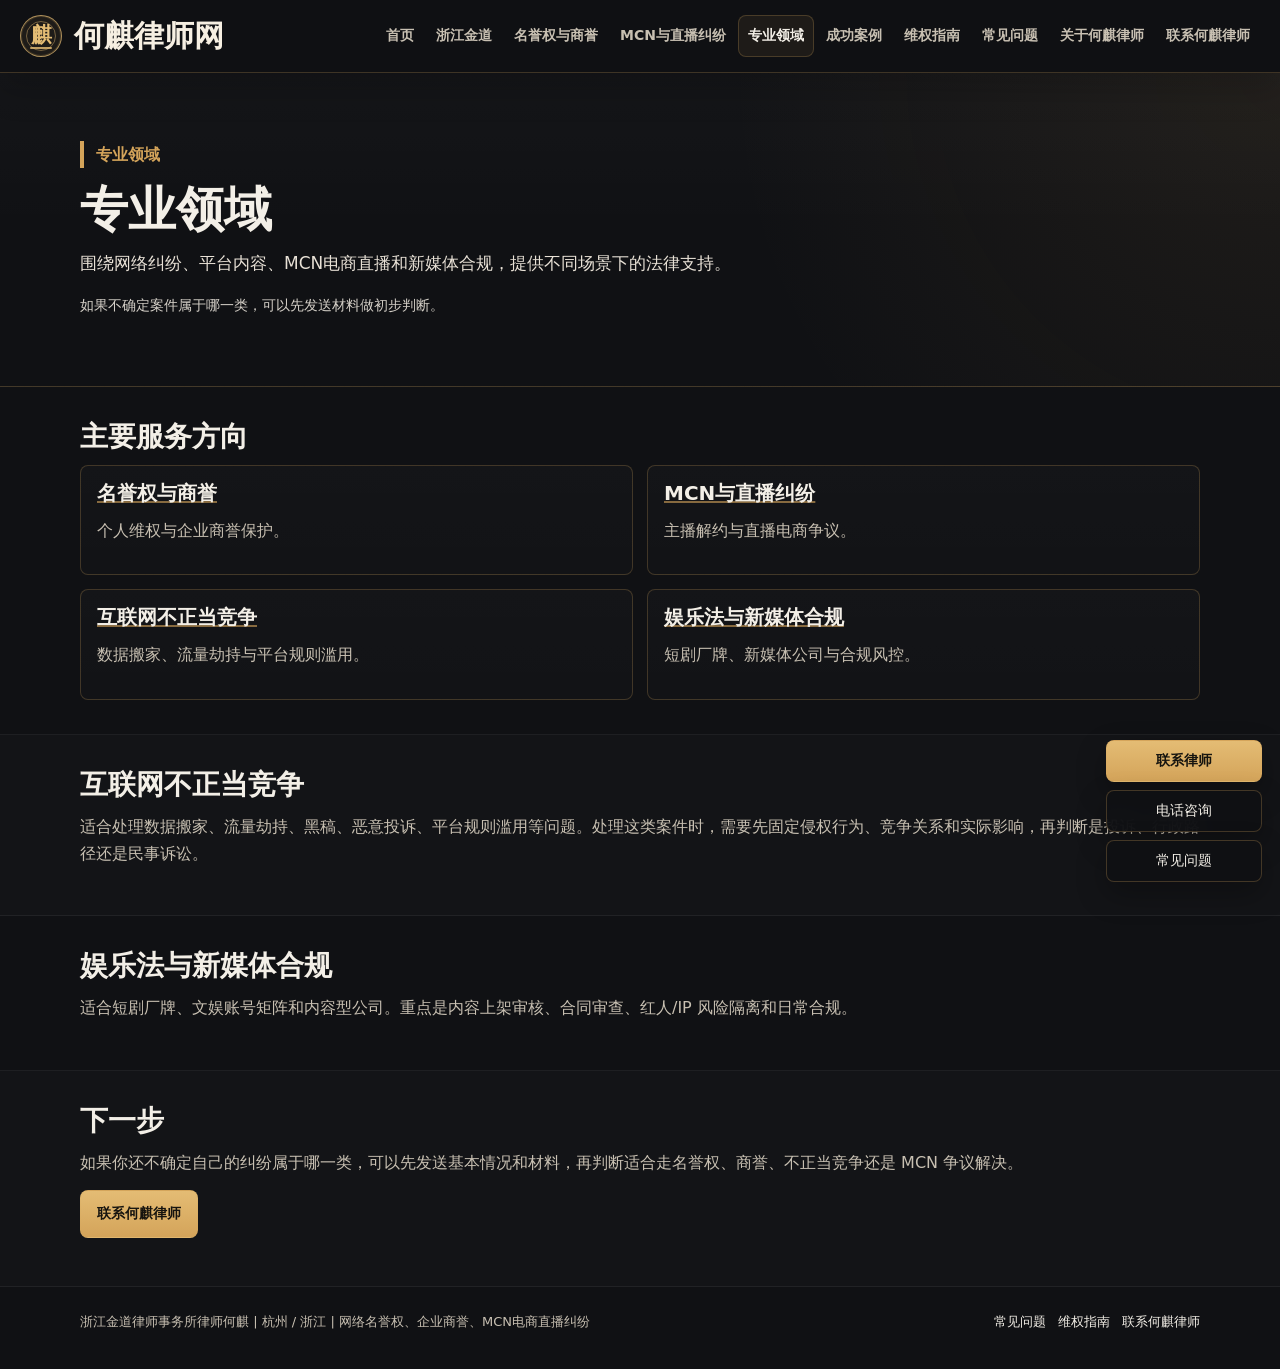
<file: practice.html>
<!DOCTYPE html>
<html lang="zh-CN">
<head>
  <meta charset="UTF-8">
  <meta name="viewport" content="width=device-width, initial-scale=1">
  <title>专业领域｜何麒律师</title>
  <meta name="description" content="何麒律师专业领域包括名誉权、MCN纠纷、不正当竞争与娱乐法新媒体合规。">
  <meta name="robots" content="index, follow">
  <meta name="theme-color" content="#101114">
  <link rel="canonical" href="https://heqilawyer.com/practice.html">
  <link rel="sitemap" type="application/xml" href="https://heqilawyer.com/sitemap.xml">
  <link rel="alternate" type="text/plain" href="https://heqilawyer.com/llms.txt">
  <link rel="alternate" type="text/plain" href="https://heqilawyer.com/llms-full.txt">
  <link rel="alternate" type="text/markdown" href="https://heqilawyer.com/practice.html.md">
  <meta property="og:type" content="website">
  <meta property="og:site_name" content="何麒律师网">
  <meta property="og:title" content="专业领域｜何麒律师">
  <meta property="og:description" content="何麒律师专业领域包括名誉权、MCN纠纷、不正当竞争与娱乐法新媒体合规。">
  <meta property="og:url" content="https://heqilawyer.com/practice.html">
  <meta property="og:image" content="https://heqilawyer.com/assets/heqi-cutout.png">
  <meta name="twitter:card" content="summary_large_image">
  <link rel="stylesheet" href="styles.css?v=20260624-wecom1">
  <script type="application/ld+json">
{
  "@context": "https://schema.org",
  "@graph": [
    {
      "@type": "Organization",
      "@id": "https://heqilawyer.com/#org",
      "name": "浙江金道律师事务所",
      "alternateName": "BRIGHTEOUS LAW FIRM",
      "url": "https://heqilawyer.com",
      "sameAs": [
        "http://www.zjblf.com/",
        "https://baike.baidu.com/item/%E6%B5%99%E6%B1%9F%E9%87%91%E9%81%93%E5%BE%8B%E5%B8%88%E4%BA%8B%E5%8A%A1%E6%89%80/9645409",
        "https://www.zjbar.com/lawfirm/ba8d682c880e42a38e4eee2d06d58184"
      ]
    },
    {
      "@type": "WebSite",
      "@id": "https://heqilawyer.com/#website",
      "name": "何麒律师网",
      "url": "https://heqilawyer.com",
      "publisher": {
        "@id": "https://heqilawyer.com/#org"
      },
      "inLanguage": "zh-CN",
      "hasPart": [
        {
          "@type": "CreativeWork",
          "name": "llms.txt",
          "url": "https://heqilawyer.com/llms.txt"
        },
        {
          "@type": "CreativeWork",
          "name": "llms-full.txt",
          "url": "https://heqilawyer.com/llms-full.txt"
        },
        {
          "@type": "CreativeWork",
          "name": "geo.json",
          "url": "https://heqilawyer.com/geo.json"
        }
      ]
    },
    {
      "@type": "Person",
      "@id": "https://heqilawyer.com/#person",
      "name": "何麒",
      "jobTitle": "律师",
      "worksFor": {
        "@id": "https://heqilawyer.com/#org"
      },
      "url": "https://heqilawyer.com/about.html",
      "image": "https://heqilawyer.com/assets/heqi-cutout.png",
      "sameAs": [
        "https://credit.acla.org.cn/credit/lawyer?picCaptchaVerification=&keyWords=%E4%BD%95%E9%BA%92"
      ],
      "subjectOf": [
        {
          "@type": "NewsArticle",
          "name": "小满说法六位律师提供免费法律咨询服务",
          "url": "https://mdaily.hangzhou.com.cn/mrsb/2025/12/02/article_detail_3_20251202A115.html",
          "publisher": {
            "@type": "Organization",
            "name": "每日商报"
          },
          "datePublished": "2025-12-02",
          "about": "何麒律师专注服务主播、MCN机构与电商商家相关法律服务"
        }
      ],
      "address": {
        "@type": "PostalAddress",
        "addressLocality": "杭州",
        "addressRegion": "浙江",
        "addressCountry": "CN"
      },
      "knowsAbout": [
        "网络名誉权",
        "企业商誉保护",
        "MCN与直播纠纷",
        "互联网不正当竞争",
        "娱乐法与新媒体合规"
      ]
    },
    {
      "@type": "BreadcrumbList",
      "@id": "https://heqilawyer.com/practice#breadcrumb",
      "itemListElement": [
        {
          "@type": "ListItem",
          "position": 1,
          "name": "首页",
          "item": "https://heqilawyer.com/"
        },
        {
          "@type": "ListItem",
          "position": 2,
          "name": "专业领域｜何麒律师",
          "item": "https://heqilawyer.com/practice"
        }
      ]
    },
    {
      "@type": "LegalService",
      "@id": "https://heqilawyer.com/practice.html#service",
      "name": "网络纠纷与文娱合规法律服务",
      "provider": {
        "@id": "https://heqilawyer.com/#person"
      },
      "serviceType": [
        "互联网不正当竞争",
        "娱乐法与新媒体合规",
        "名誉权维权",
        "MCN纠纷"
      ]
    }
  ]
}
</script>
</head>
<body>
  <div class="topbar">
    <div class="wrap topbar-inner">
      <a class="site-brand" href="index.html" aria-label="何麒律师网首页">
        <span class="brand-logo" aria-hidden="true"><span>麒</span></span>
        <strong>何麒律师网</strong>
      </a>
      <button class="nav-toggle" type="button" aria-label="打开导航" aria-expanded="false" data-nav-toggle><span></span></button>
      <nav class="nav" aria-label="主导航">
        <a href="index.html">首页</a>
      <a href="jindao.html">浙江金道</a>
      <a href="mingyuquan.html">名誉权与商誉</a>
      <a href="mcn.html">MCN与直播纠纷</a>
      <a href="practice.html" class="active">专业领域</a>
      <a href="cases.html">成功案例</a>
      <a href="guide.html">维权指南</a>
      <a href="faq.html">常见问题</a>
      <a href="about.html">关于何麒律师</a>
      <a href="contact.html">联系何麒律师</a>
      </nav>
    </div>
  </div>
  
<header class="hero">
  <div class="wrap hero-grid">
    <div class="hero-copy">
      <p class="kicker">专业领域</p>
      
      <h1>专业领域</h1>
      <p class="lead">围绕网络纠纷、平台内容、MCN电商直播和新媒体合规，提供不同场景下的法律支持。</p>
      <p class="hero-note">如果不确定案件属于哪一类，可以先发送材料做初步判断。</p>
    </div>
    
    
  </div>
</header>
<section class="section">
  <div class="wrap">
    <h2>主要服务方向</h2>
    <div class="grid cards">
        <article class="panel">
          <h3><a href="mingyuquan.html">名誉权与商誉</a></h3>
          <p>个人维权与企业商誉保护。</p>
        </article>
        <article class="panel">
          <h3><a href="mcn.html">MCN与直播纠纷</a></h3>
          <p>主播解约与直播电商争议。</p>
        </article>
        <article class="panel">
          <h3><a href="#buzhengdang">互联网不正当竞争</a></h3>
          <p>数据搬家、流量劫持与平台规则滥用。</p>
        </article>
        <article class="panel">
          <h3><a href="#yulefa">娱乐法与新媒体合规</a></h3>
          <p>短剧厂牌、新媒体公司与合规风控。</p>
        </article></div>
  </div>
</section><section class="section">
  <div class="wrap">
    <h2>互联网不正当竞争</h2>
    <a id="buzhengdang"></a><p>适合处理数据搬家、流量劫持、黑稿、恶意投诉、平台规则滥用等问题。处理这类案件时，需要先固定侵权行为、竞争关系和实际影响，再判断是投诉、行政路径还是民事诉讼。</p>
  </div>
</section><section class="section">
  <div class="wrap">
    <h2>娱乐法与新媒体合规</h2>
    <a id="yulefa"></a><p>适合短剧厂牌、文娱账号矩阵和内容型公司。重点是内容上架审核、合同审查、红人/IP 风险隔离和日常合规。</p>
  </div>
</section><section class="section cta-band">
  <div class="wrap">
    <h2>下一步</h2>
    <p>如果你还不确定自己的纠纷属于哪一类，可以先发送基本情况和材料，再判断适合走名誉权、商誉、不正当竞争还是 MCN 争议解决。</p><p><a class="button primary" href="contact.html">联系何麒律师</a></p>
  </div>
</section>
  <div class="floating-actions" aria-label="快速联系">
    <a href="contact.html">联系律师</a>
    <a href="tel:18167132588">电话咨询</a>
    <a href="faq.html">常见问题</a>
  </div>
  <footer class="footer">
    <div class="wrap footer-grid">
      <div>浙江金道律师事务所律师何麒 | 杭州 / 浙江 | 网络名誉权、企业商誉、MCN电商直播纠纷</div>
      <div class="foot-links">
        <a href="faq.html">常见问题</a>
        <a href="guide.html">维权指南</a>
        <a href="contact.html">联系何麒律师</a>
      </div>
    </div>
  </footer>
  <script src="main.js?v=20260623-portrait3"></script>
</body>
</html>
</file>
<file: styles.css>
:root {
  color-scheme: dark;
  --bg: #101114;
  --bg-soft: #16181d;
  --panel: #181b20;
  --panel-2: #1d2128;
  --text: #f3efe7;
  --muted: #c8c0b2;
  --line: rgba(214, 167, 94, 0.24);
  --gold: #d4a45a;
  --gold-2: #e4bc74;
  --blue: #23477f;
  --shadow: 0 18px 48px rgba(0, 0, 0, 0.34);
}

* { box-sizing: border-box; }
html, body { margin: 0; padding: 0; background: var(--bg); color: var(--text); font-family: PingFang SC, Microsoft YaHei, system-ui, sans-serif; }
body { line-height: 1.7; }
a { color: inherit; }
img { display: block; max-width: 100%; }

.wrap { width: min(1120px, calc(100% - 40px)); margin: 0 auto; }

.topbar {
  position: sticky; top: 0; z-index: 20;
  background: rgba(16, 17, 20, 0.92);
  color: var(--text);
  backdrop-filter: blur(14px);
  border-bottom: 1px solid var(--line);
  box-shadow: 0 16px 34px rgba(0, 0, 0, 0.18);
}

.topbar-inner {
  width: min(1380px, calc(100% - 40px));
  min-height: 72px;
  display: flex;
  align-items: center;
  justify-content: space-between;
  gap: 28px;
}

.site-brand {
  display: inline-flex;
  align-items: center;
  gap: 12px;
  min-width: max-content;
  text-decoration: none;
  color: var(--text);
}

.site-brand strong {
  display: block;
  font-family: STSong, Songti SC, SimSun, serif;
  font-size: 30px;
  font-weight: 800;
  line-height: 1.2;
  letter-spacing: 0;
  color: #f6efe2;
}

.brand-logo {
  width: 42px;
  height: 42px;
  display: grid;
  place-items: center;
  border: 1px solid rgba(228, 188, 116, 0.74);
  border-radius: 50%;
  color: var(--gold-2);
  background: rgba(212, 164, 90, 0.08);
  position: relative;
  flex: 0 0 auto;
  box-shadow: inset 0 0 0 1px rgba(212, 164, 90, 0.18);
}

.brand-logo::before,
.brand-logo::after {
  content: "";
  position: absolute;
  inset: 5px;
  border: 1px solid rgba(228, 188, 116, 0.44);
  border-radius: 50%;
}

.brand-logo::after {
  inset: auto 9px 7px;
  height: 2px;
  border: 0;
  background: rgba(228, 188, 116, 0.82);
  border-radius: 2px;
}

.brand-logo span {
  font-family: STSong, Songti SC, SimSun, serif;
  font-size: 21px;
  font-weight: 800;
  line-height: 1;
  transform: translateY(-1px);
}

.nav-toggle {
  appearance: none;
  border: 1px solid rgba(214, 167, 94, 0.28);
  background: rgba(255, 255, 255, 0.03);
  color: var(--text);
  width: 40px;
  height: 40px;
  border-radius: 8px;
  display: none;
  position: relative;
  flex: 0 0 auto;
  padding: 0;
  transition: border-color 0.18s ease, background 0.18s ease;
}

.nav-toggle:hover {
  border-color: rgba(228, 188, 116, 0.52);
  background: rgba(212, 164, 90, 0.08);
}

.nav-toggle span,
.nav-toggle::before,
.nav-toggle::after {
  content: "";
  display: block;
  position: absolute;
  left: 50%;
  top: 50%;
  width: 17px;
  height: 2px;
  background: var(--gold-2);
  border-radius: 2px;
  transform: translate(-50%, -50%);
  transition: transform 0.18s ease, opacity 0.18s ease;
}

.nav-toggle::before { transform: translate(-50%, calc(-50% - 5px)); }
.nav-toggle::after { transform: translate(-50%, calc(-50% + 5px)); }
body.nav-open .nav-toggle span { opacity: 0; }
body.nav-open .nav-toggle::before { transform: translate(-50%, -50%) rotate(45deg); }
body.nav-open .nav-toggle::after { transform: translate(-50%, -50%) rotate(-45deg); }

.topbar .nav {
  display: flex;
  align-items: center;
  justify-content: flex-end;
  gap: 2px;
  flex-wrap: nowrap;
  min-width: 0;
}

.topbar a {
  text-decoration: none;
  color: var(--muted);
  font-size: 14px;
  font-weight: 600;
  padding: 8px 9px;
  border-radius: 8px;
  border: 1px solid transparent;
  white-space: nowrap;
}

.topbar a.active,
.topbar a:hover {
  color: var(--text);
  border-color: var(--line);
  background: rgba(212, 164, 90, 0.08);
}

.topbar .site-brand {
  padding: 0;
  border: 0;
  background: transparent;
  flex: 0 1 auto;
}

.topbar .site-brand:hover {
  border: 0;
  background: transparent;
}

.hero {
  padding: 34px 0 0;
  border-bottom: 1px solid var(--line);
  background:
    radial-gradient(circle at top right, rgba(212, 164, 90, 0.08), transparent 42%),
    linear-gradient(180deg, rgba(255,255,255,0.02), transparent 50%);
}

.hero-grid {
  display: grid;
  grid-template-columns: minmax(420px, 0.92fr) minmax(360px, 0.78fr);
  gap: 34px;
  align-items: end;
}

.hero-with-image .hero-grid {
  min-height: min(760px, calc(100vh - 74px));
}

.hero:not(.hero-with-image) {
  padding: 68px 0 54px;
}

.hero:not(.hero-with-image) .hero-grid {
  display: block;
  min-height: auto;
}

.hero:not(.hero-with-image) .hero-copy {
  max-width: 780px;
}

.hero-with-aside {
  padding: 52px 0;
}

.hero-with-aside .hero-grid {
  grid-template-columns: minmax(0, 0.92fr) minmax(380px, 0.72fr);
  align-items: center;
  min-height: 520px;
}

.hero-with-aside .hero-copy {
  max-width: 680px;
}

.firm-proof {
  position: relative;
  overflow: hidden;
  padding: 26px;
  border: 1px solid rgba(214, 167, 94, 0.3);
  border-radius: 8px;
  background:
    linear-gradient(145deg, rgba(212, 164, 90, 0.1), transparent 45%),
    rgba(255, 255, 255, 0.025);
  box-shadow: 0 24px 54px rgba(0, 0, 0, 0.24);
}

.firm-proof::before {
  content: "道";
  position: absolute;
  right: -10px;
  top: -30px;
  color: rgba(214, 167, 94, 0.055);
  font-size: 180px;
  line-height: 1;
  font-family: "Songti SC", "STSong", serif;
  pointer-events: none;
}

.firm-proof > * {
  position: relative;
  z-index: 1;
}

.firm-proof-eyebrow {
  margin-bottom: 8px;
  color: var(--gold);
  font-size: 14px;
  font-weight: 700;
}

.firm-proof h2 {
  max-width: 360px;
  font-size: 27px;
  margin-bottom: 8px;
}

.firm-proof-summary {
  max-width: 34rem;
  color: #ddd5ca;
  font-size: 14px;
}

.firm-proof-stats {
  display: grid;
  grid-template-columns: repeat(2, minmax(0, 1fr));
  gap: 10px;
  margin: 20px 0;
}

.firm-proof-stat {
  min-height: 82px;
  padding: 13px 14px;
  border: 1px solid rgba(214, 167, 94, 0.18);
  border-radius: 6px;
  background: rgba(8, 9, 11, 0.34);
}

.firm-proof-stat strong {
  display: block;
  margin-bottom: 3px;
  color: var(--gold-2);
  font-size: 25px;
  line-height: 1.1;
}

.firm-proof-stat span {
  color: var(--muted);
  font-size: 13px;
}

.firm-proof-status {
  display: flex;
  justify-content: space-between;
  gap: 14px;
  padding: 12px 0;
  border-top: 1px solid rgba(255,255,255,0.08);
  border-bottom: 1px solid rgba(255,255,255,0.08);
  color: var(--muted);
  font-size: 14px;
}

.firm-proof-status strong {
  color: #d9b66e;
}

.firm-proof-links {
  display: flex;
  flex-wrap: wrap;
  gap: 9px 14px;
  margin: 16px 0 0;
}

.firm-proof-links a {
  color: #eee5d8;
  font-size: 13px;
  text-decoration-color: rgba(214, 167, 94, 0.58);
  text-underline-offset: 4px;
}

.firm-proof-source {
  display: block;
  margin-top: 12px;
  color: #89847d;
  font-size: 11px;
  line-height: 1.55;
}

.hero-with-image .wrap {
  width: min(1180px, calc(100% - 48px));
}

.hero-with-image .hero-copy {
  align-self: center;
  padding: 16px 0 82px;
  max-width: 650px;
}

.kicker {
  display: inline-block;
  color: var(--gold);
  text-transform: uppercase;
  letter-spacing: 0;
  font-size: 16px;
  font-weight: 700;
  margin: 0 0 14px;
  border-left: 4px solid var(--gold);
  padding-left: 12px;
}

h1, h2, h3 { line-height: 1.15; margin: 0 0 12px; letter-spacing: 0; }
h1 { font-size: 48px; }
h2 { font-size: 28px; }
h3 { font-size: 20px; }
p { margin: 0 0 14px; color: var(--muted); }

.lead { font-size: 17px; color: #e8e1d6; max-width: 42rem; }
.hero-note { font-size: 14px; color: #d5d0c8; margin-top: 16px; }

.button {
  display: inline-flex; align-items: center; justify-content: center;
  padding: 11px 16px; border-radius: 8px; text-decoration: none;
  font-size: 14px; border: 1px solid var(--line);
}
.button.primary { background: linear-gradient(180deg, var(--gold-2), var(--gold)); color: #16140f; font-weight: 700; }
.button.ghost { background: rgba(255,255,255,0.02); color: var(--text); }

.floating-actions {
  position: fixed;
  right: 18px;
  bottom: 18px;
  z-index: 30;
  width: 156px;
  display: grid;
  gap: 8px;
}

.floating-actions a {
  min-height: 42px;
  display: flex;
  align-items: center;
  justify-content: center;
  text-decoration: none;
  border: 1px solid rgba(214, 167, 94, 0.26);
  border-radius: 8px;
  background: rgba(16, 17, 20, 0.92);
  color: var(--text);
  box-shadow: 0 12px 30px rgba(0, 0, 0, 0.28);
  backdrop-filter: blur(12px);
  font-size: 14px;
}

.floating-actions a:first-child {
  background: linear-gradient(180deg, var(--gold-2), var(--gold));
  color: #16140f;
  font-weight: 700;
}

.hero-figure {
  margin: 0;
  border: 0;
  background: transparent;
  box-shadow: none;
  overflow: visible;
  border-radius: 0;
  justify-self: end;
  align-self: end;
  position: relative;
  isolation: isolate;
}
.hero-figure img {
  width: 100%;
  max-height: min(790px, calc(100vh - 94px));
  aspect-ratio: auto;
  object-fit: contain;
  object-position: center bottom;
  filter: drop-shadow(0 28px 38px rgba(0, 0, 0, 0.42));
}

.hero-focus {
  display: flex;
  flex-wrap: wrap;
  gap: 10px;
  align-items: center;
  margin: 10px 0 26px;
  max-width: 720px;
}

.hero-focus span {
  color: var(--gold);
  font-size: 15px;
  font-weight: 700;
  margin-right: 2px;
  border-left: 4px solid var(--gold);
  padding-left: 10px;
  line-height: 1.2;
}

.hero-focus a {
  color: #e8e1d6;
  text-decoration: none;
  font-size: 14px;
  line-height: 1.2;
  padding: 8px 11px;
  border: 1px solid rgba(214, 167, 94, 0.24);
  border-radius: 8px;
  background: rgba(212, 164, 90, 0.055);
}

.hero-focus a.primary {
  color: #16140f;
  background: linear-gradient(180deg, var(--gold-2), var(--gold));
  border-color: rgba(228, 188, 116, 0.82);
  font-size: 18px;
  font-weight: 800;
  padding: 11px 15px;
}

.hero-focus a.secondary {
  color: var(--text);
  background: rgba(212, 164, 90, 0.12);
  border-color: rgba(214, 167, 94, 0.44);
  font-size: 17px;
  font-weight: 760;
  padding: 10px 14px;
}

.hero-focus a.minor {
  color: #d8d0c4;
  font-size: 14px;
}

.section { padding: 34px 0; border-bottom: 1px solid rgba(255,255,255,0.06); }
.section:nth-of-type(even) { background: rgba(255,255,255,0.01); }

.panel {
  background: linear-gradient(180deg, rgba(255,255,255,0.02), rgba(255,255,255,0.01));
  border: 1px solid var(--line);
  border-radius: 8px;
  padding: 16px;
  min-width: 0;
}

.panel p, .panel li { color: var(--muted); }
.panel a { color: var(--text); text-decoration-color: rgba(212,164,90,0.6); }

.grid { display: grid; gap: 14px; }
.cards { grid-template-columns: repeat(2, minmax(0, 1fr)); }
.three { grid-template-columns: repeat(3, minmax(0, 1fr)); }
.four { grid-template-columns: repeat(4, minmax(0, 1fr)); }

.trust-list, .bullet-list { margin: 0; padding-left: 18px; }
.trust-list li, .bullet-list li { margin-bottom: 8px; color: var(--muted); }

.stat-row {
  display: grid;
  grid-template-columns: repeat(3, minmax(0, 1fr));
  gap: 14px;
}
.stat {
  padding: 16px; border-radius: 8px; background: rgba(35,71,127,0.10);
  border: 1px solid rgba(35,71,127,0.28);
}
.stat strong { display: block; font-size: 30px; color: var(--gold-2); margin-bottom: 6px; }
.stat span { color: var(--muted); font-size: 14px; }

.honor-section {
  background:
    radial-gradient(circle at 15% 20%, rgba(212, 164, 90, 0.09), transparent 34%),
    rgba(255,255,255,0.01);
}

.honor-layout {
  display: grid;
  grid-template-columns: minmax(0, 0.92fr) minmax(420px, 1.08fr);
  gap: 22px;
  align-items: center;
}

.honor-copy {
  max-width: 620px;
}

.honor-gallery {
  display: grid;
  grid-template-columns: minmax(0, 1.08fr) minmax(0, 0.92fr);
  gap: 12px;
  align-items: stretch;
}

.honor-photo {
  margin: 0;
  overflow: hidden;
  border: 1px solid rgba(214, 167, 94, 0.24);
  border-radius: 8px;
  background: rgba(255,255,255,0.025);
  box-shadow: 0 18px 42px rgba(0, 0, 0, 0.2);
}

.honor-photo img {
  width: 100%;
  height: auto;
  min-height: 0;
  object-fit: contain;
  object-position: center;
  background: #0e1013;
}

.honor-photo figcaption {
  padding: 10px 12px 12px;
  color: var(--muted);
  font-size: 13px;
  line-height: 1.55;
  border-top: 1px solid rgba(214, 167, 94, 0.18);
}

.cta-band {
  background: linear-gradient(180deg, rgba(212,164,90,0.09), rgba(255,255,255,0.02));
}

.faq-search {
  display: flex;
  gap: 10px;
  align-items: center;
  margin: 18px 0 0;
}
.faq-search input {
  width: 100%;
  border: 1px solid var(--line);
  border-radius: 8px;
  background: #13151a;
  color: var(--text);
  padding: 12px 14px;
  outline: none;
  font-size: 14px;
}
.faq-search button {
  border: 1px solid var(--line);
  background: var(--gold);
  color: #17140f;
  font-weight: 700;
  border-radius: 8px;
  padding: 12px 14px;
}

.faq-item {
  border: 1px solid var(--line);
  border-radius: 8px;
  background: rgba(255,255,255,0.02);
  margin: 10px 0;
  overflow: hidden;
}

.faq-item summary {
  list-style: none;
  cursor: pointer;
  padding: 14px 16px;
  display: flex;
  justify-content: space-between;
  gap: 20px;
  font-weight: 600;
  color: var(--text);
}
.faq-item summary::-webkit-details-marker { display: none; }
.faq-answer {
  padding: 0 16px 16px;
  color: var(--muted);
}
.chev { color: var(--gold); }

.footer {
  padding: 24px 0 36px;
  color: var(--muted);
  font-size: 13px;
}

.footer-grid {
  display: flex;
  gap: 12px;
  flex-wrap: wrap;
  align-items: center;
  justify-content: space-between;
}

.foot-links { display: flex; flex-wrap: wrap; gap: 12px; }
.foot-links a { color: var(--text); text-decoration: none; }
.foot-links a:hover { color: var(--gold-2); }

.contact-grid {
  display: grid;
  grid-template-columns: 0.9fr 1.1fr;
  gap: 16px;
}

.qr-box {
  min-height: 320px;
  display: grid;
  place-items: center;
  text-align: center;
  border: 1px dashed rgba(212,164,90,0.6);
  border-radius: 10px;
  color: var(--muted);
  background: rgba(212,164,90,0.04);
  padding: 18px;
}

.wecom-card {
  display: grid;
  grid-template-columns: minmax(0, 0.88fr) minmax(280px, 0.52fr);
  gap: 18px;
  align-items: center;
}

.wecom-card h3 {
  font-size: 24px;
}

.wecom-qr {
  display: grid;
  justify-items: center;
  gap: 10px;
  padding: 18px;
  border: 1px solid rgba(214, 167, 94, 0.24);
  border-radius: 8px;
  background: rgba(255,255,255,0.025);
}

.wecom-qr img {
  width: min(100%, 220px);
  height: auto;
  aspect-ratio: 1 / 1;
  border-radius: 8px;
  background: #fff;
  padding: 10px;
}

.wecom-qr strong {
  color: var(--text);
}

.wecom-qr span {
  color: var(--muted);
  font-size: 13px;
  text-align: center;
}

.small { font-size: 13px; color: var(--muted); }

@media (max-width: 960px) {
  h1 { font-size: 38px; }
  .hero-grid, .hero-with-aside .hero-grid, .contact-grid, .wecom-card, .cards, .three, .four, .stat-row, .honor-layout, .honor-gallery { grid-template-columns: 1fr; }
  .hero-with-aside .hero-grid { min-height: auto; }
  .firm-proof { width: 100%; max-width: 680px; }
  .hero-figure { max-width: 520px; margin: 0 auto; width: 100%; }
  .hero-focus {
    max-width: none;
  }
  .topbar-inner { min-height: 64px; width: min(100% - 32px, 1120px); }
  .site-brand { min-width: 0; }
  .site-brand strong { font-size: 26px; }
  .brand-logo { width: 38px; height: 38px; }
  .nav-toggle { display: inline-block; }
  .topbar .nav {
    position: absolute;
    left: 16px;
    right: 16px;
    top: calc(100% + 8px);
    display: none;
    grid-template-columns: repeat(2, minmax(0, 1fr));
    gap: 8px;
    padding: 12px;
    border: 1px solid rgba(214, 167, 94, 0.22);
    border-radius: 12px;
    background: rgba(16, 17, 20, 0.98);
    box-shadow: 0 18px 40px rgba(0, 0, 0, 0.22);
  }
  body.nav-open .topbar .nav { display: grid; }
  .topbar .nav::-webkit-scrollbar { display: none; }
  .topbar a {
    flex: 0 0 auto;
    color: var(--muted);
    border-color: rgba(214, 167, 94, 0.16);
    background: rgba(255,255,255,0.02);
    display: flex;
    align-items: center;
    min-height: 42px;
  }
}

@media (max-width: 640px) {
  .wrap { width: min(100% - 24px, 1120px); }
  body { line-height: 1.65; }
  .topbar { background: rgba(16, 17, 20, 0.96); }
  .topbar-inner { width: min(100% - 24px, 1120px); }
  .site-brand { gap: 9px; }
  .site-brand strong { font-size: 23px; }
  .brand-logo { width: 34px; height: 34px; }
  .brand-logo span { font-size: 18px; }
  .topbar .nav {
    grid-template-columns: 1fr;
    gap: 8px;
    left: 12px;
    right: 12px;
    padding: 10px;
  }
  .topbar a {
    width: 100%;
    min-height: 42px;
    padding: 10px 12px;
    border-color: rgba(214, 167, 94, 0.16);
    background: rgba(255,255,255,0.02);
    font-size: 15px;
  }
  .topbar a.active {
    background: rgba(212, 164, 90, 0.16);
    border-color: rgba(212, 164, 90, 0.32);
  }
  h1 { font-size: 30px; }
  h2 { font-size: 22px; }
  h3 { font-size: 18px; }
  .hero { padding: 18px 0 20px; }
  .hero:not(.hero-with-image) { padding: 34px 0 30px; }
  .hero-with-aside { padding: 30px 0; }
  .hero-grid { gap: 18px; }
  .lead { font-size: 16px; }
  .button { width: 100%; min-height: 44px; padding: 12px 14px; }
  .hero-figure img {
    max-height: none;
    object-position: center bottom;
  }
  .hero-focus { gap: 7px; margin-top: 18px; }
  .hero-focus span { width: 100%; }
  .hero-focus a { font-size: 13px; padding: 8px 9px; }
  .hero-focus a.primary,
  .hero-focus a.secondary {
    width: 100%;
    font-size: 16px;
    padding: 11px 12px;
  }
  .firm-proof { padding: 18px; }
  .firm-proof h2 { font-size: 23px; }
  .firm-proof-stats { gap: 8px; }
  .firm-proof-stat { min-height: 76px; padding: 11px 12px; }
  .firm-proof-stat strong { font-size: 22px; }
  .firm-proof-status { align-items: flex-start; }
  .section { padding: 26px 0; }
  .panel { padding: 14px; background: rgba(255,255,255,0.025); }
  .panel + .panel { margin-top: 0; }
  .faq-search { display: grid; grid-template-columns: 1fr; }
  .faq-search input, .faq-search button { min-height: 44px; }
  .faq-item summary { padding: 13px 14px; font-size: 15px; align-items: flex-start; }
  .faq-answer { padding: 0 14px 14px; }
  .qr-box { min-height: 220px; }
  .wecom-card h3 { font-size: 21px; }
  .wecom-qr { padding: 14px; }
  .wecom-qr img { width: min(100%, 210px); }
  .footer { padding: 20px 0 28px; }
  .footer-grid { display: grid; gap: 14px; }
  .foot-links {
    display: grid;
    grid-template-columns: 1fr;
    gap: 8px;
  }
  .foot-links a {
    min-height: 42px;
    display: flex;
    align-items: center;
    padding: 8px 10px;
    border: 1px solid rgba(214, 167, 94, 0.16);
    border-radius: 8px;
  }
  .floating-actions {
    left: 0;
    right: 0;
    bottom: 0;
    width: auto;
    grid-template-columns: repeat(3, minmax(0, 1fr));
    gap: 0;
    padding: 8px 10px calc(8px + env(safe-area-inset-bottom));
    background: rgba(16, 17, 20, 0.94);
    border-top: 1px solid var(--line);
    backdrop-filter: blur(14px);
  }
  .floating-actions a {
    min-height: 42px;
    border-radius: 0;
    box-shadow: none;
    background: transparent;
    border: 0;
    border-right: 1px solid rgba(214, 167, 94, 0.16);
    font-size: 13px;
  }
  .floating-actions a:first-child {
    border-radius: 8px;
    background: linear-gradient(180deg, var(--gold-2), var(--gold));
    margin-right: 8px;
  }
  .floating-actions a:last-child { border-right: 0; }
  body { padding-bottom: 72px; }
}
</file>
